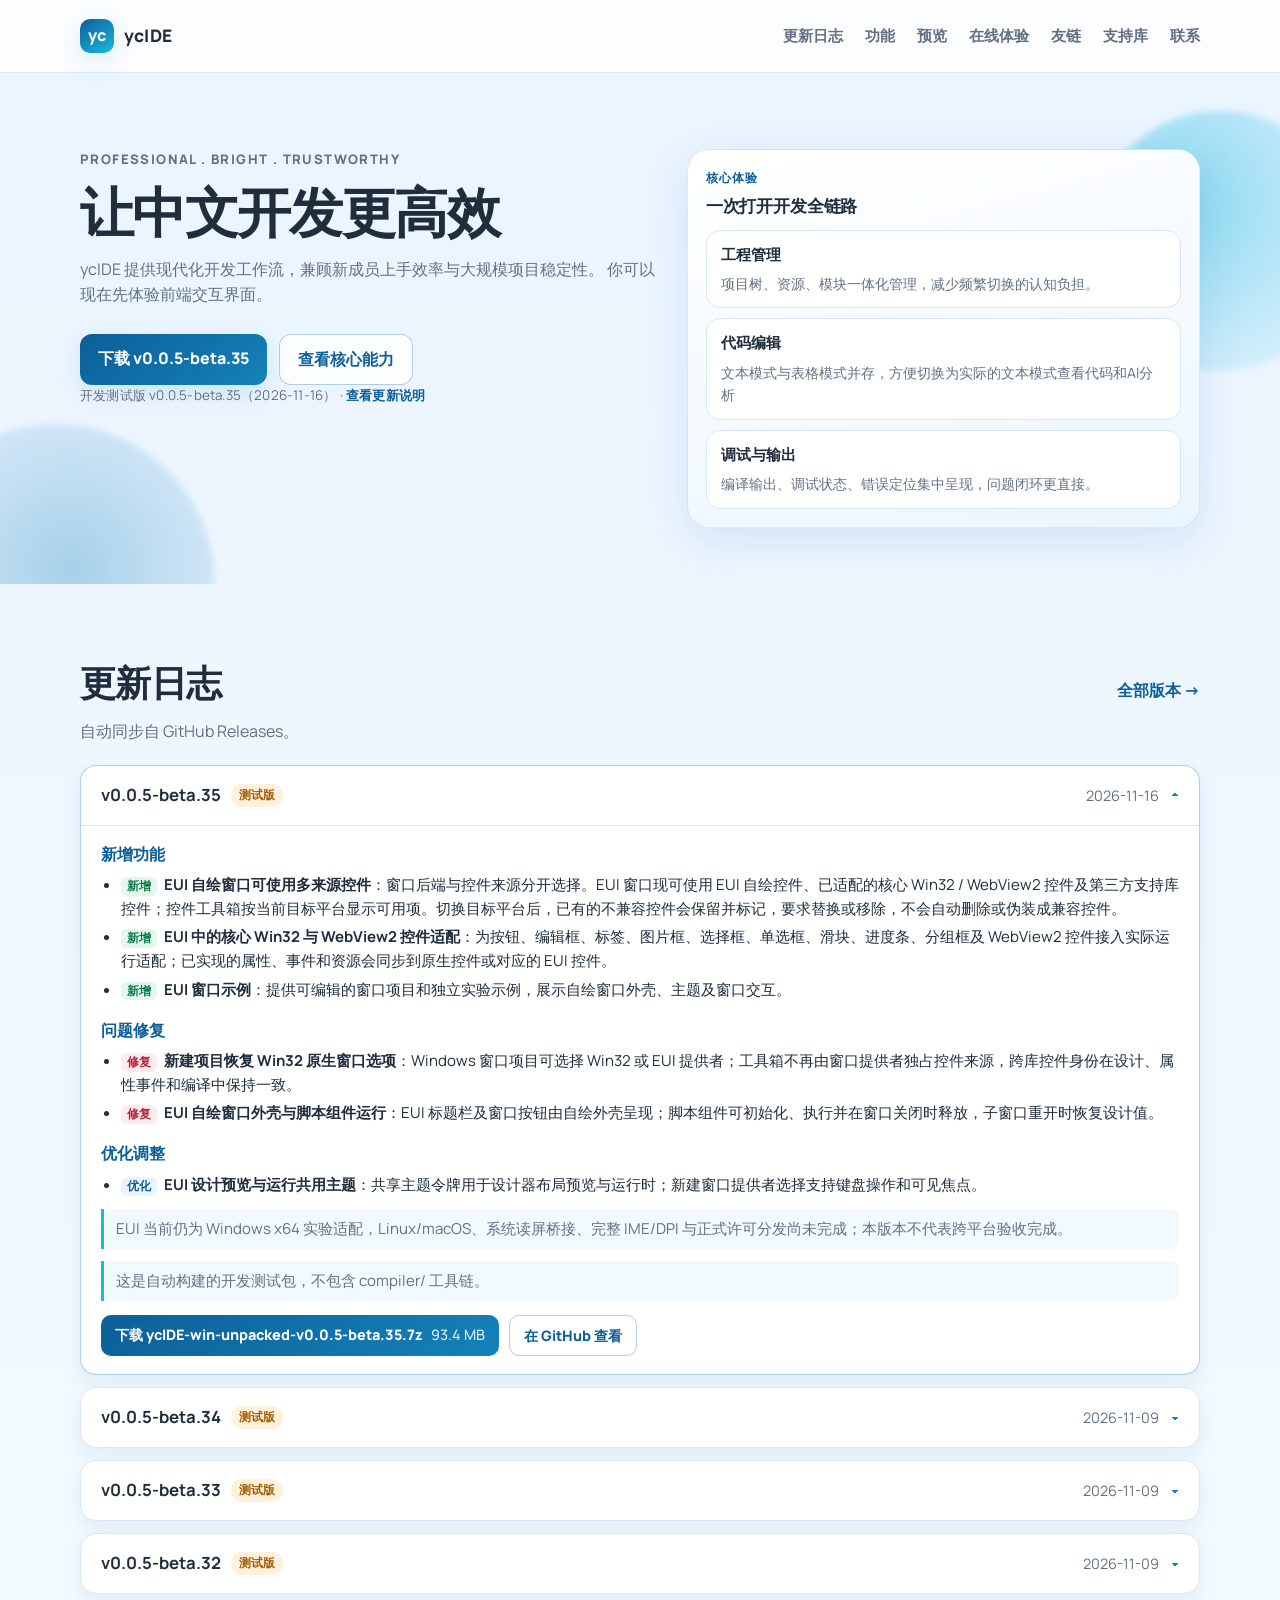
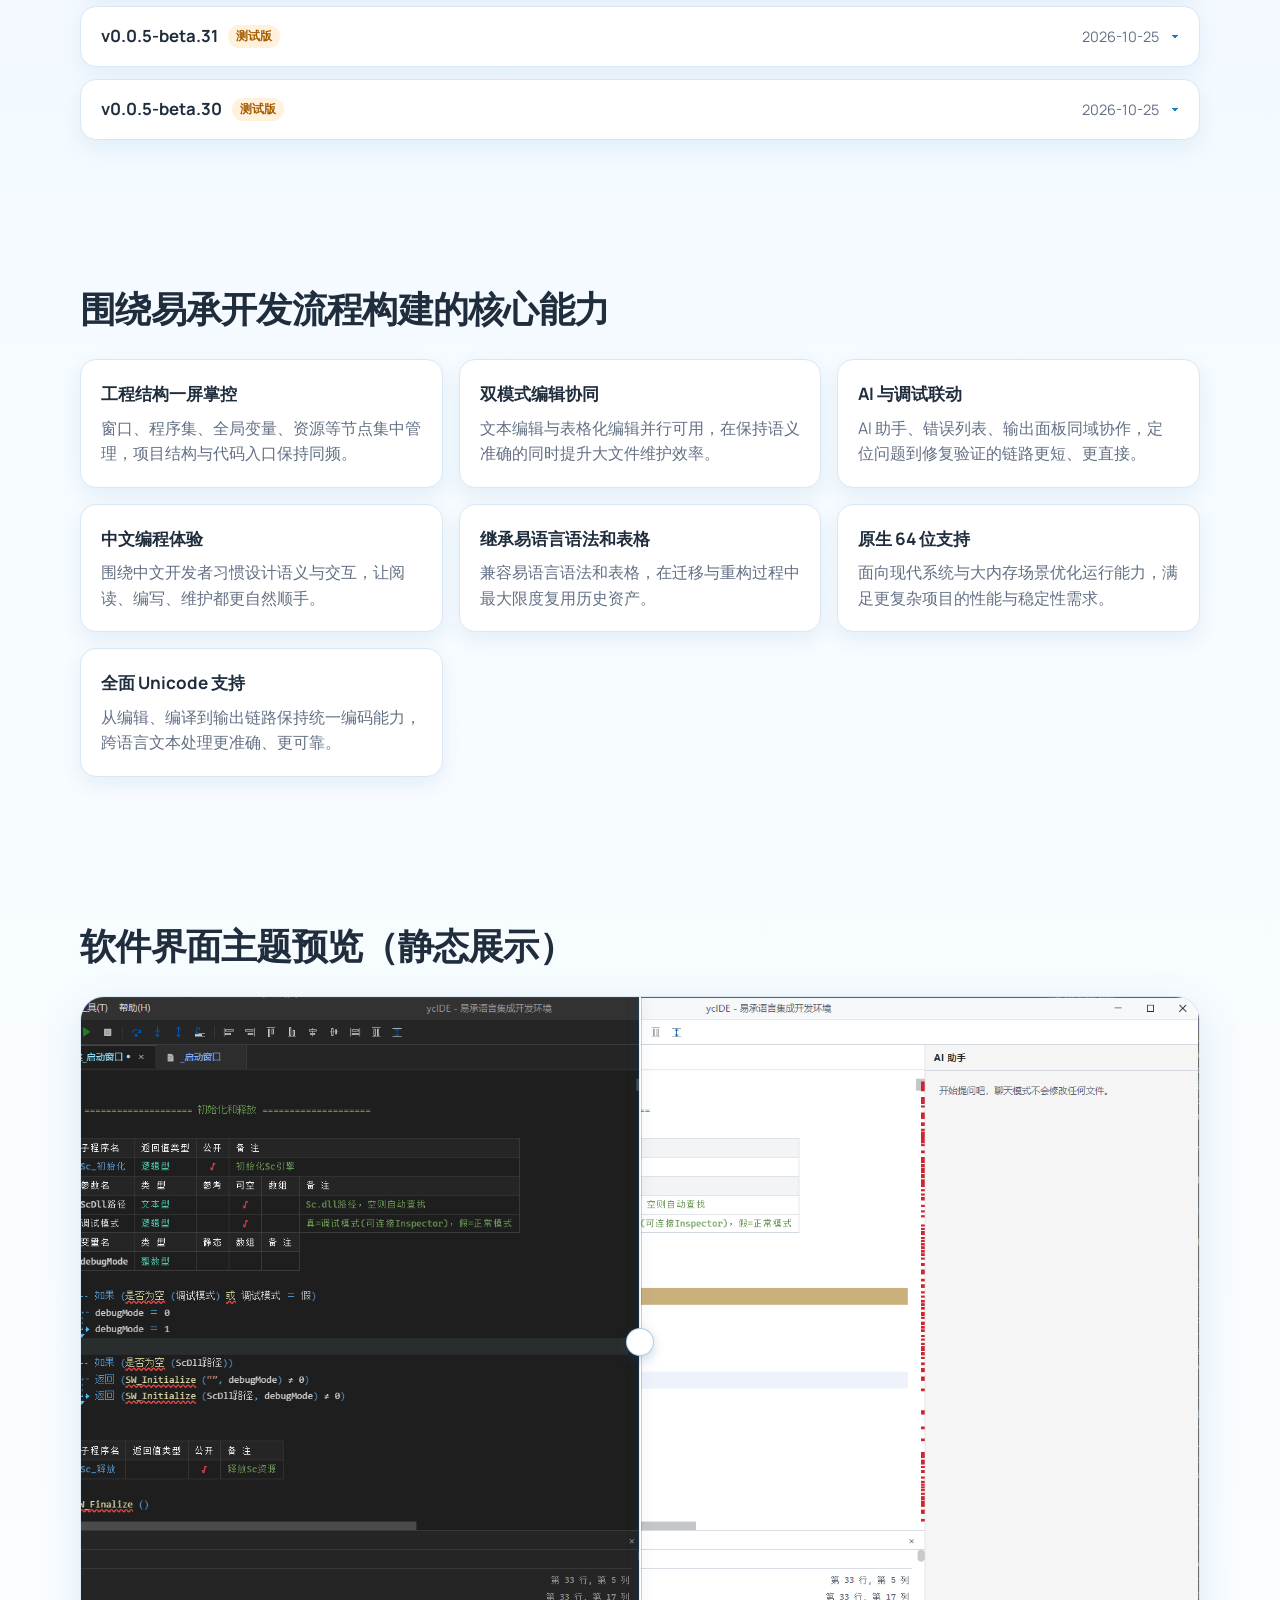
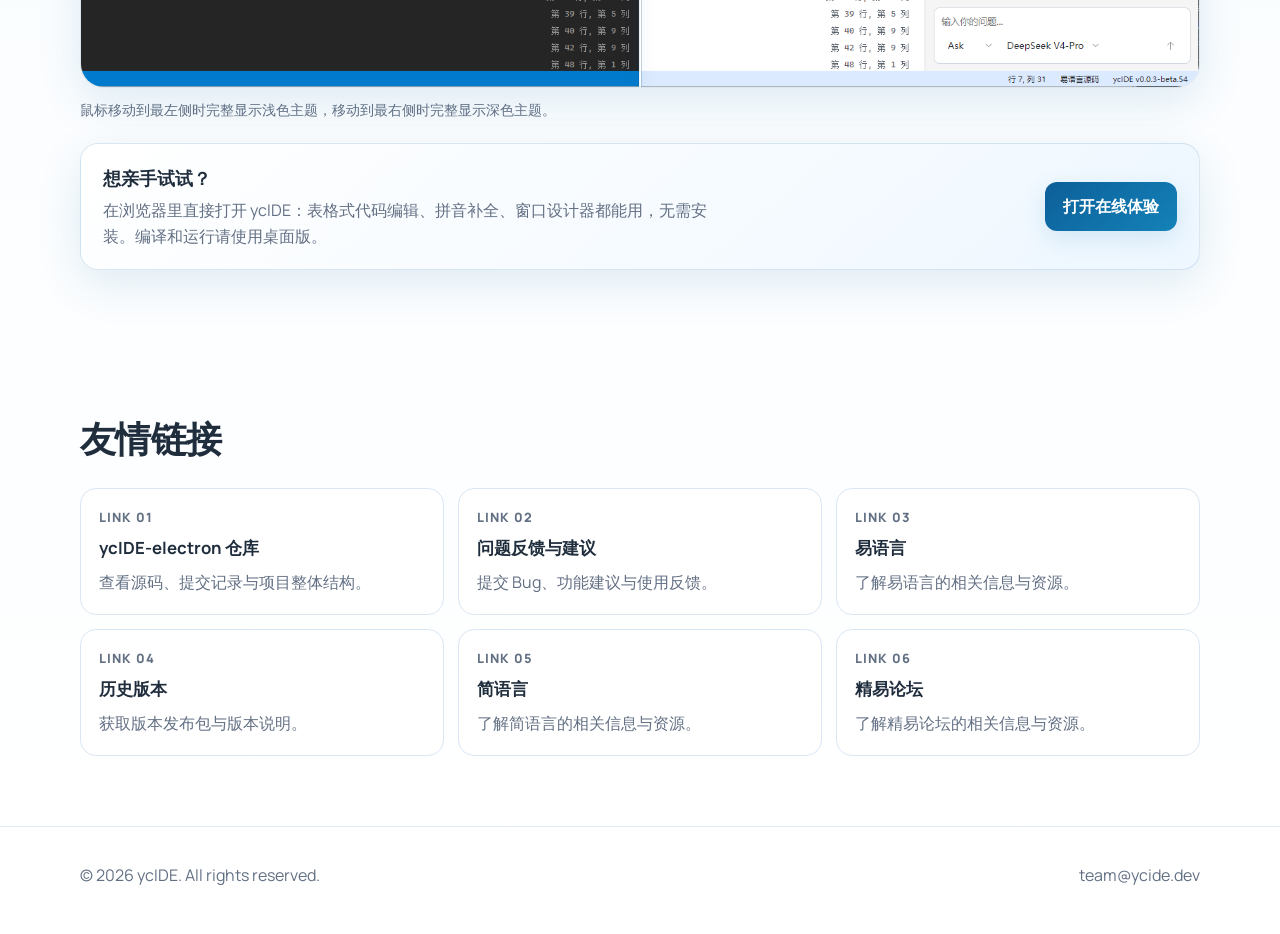
<file: index.html>
<!doctype html>
<html lang="zh-CN">
<head>
  <meta charset="UTF-8" />
  <meta name="viewport" content="width=device-width, initial-scale=1.0" />
  <title>ycIDE - 现代化开发体验</title>
  <meta name="description" content="ycIDE 官方网站：专注效率、稳定与团队协作的现代化开发平台。" />
  <link rel="preconnect" href="https://fonts.googleapis.com" />
  <link rel="preconnect" href="https://fonts.gstatic.com" crossorigin />
  <link href="https://fonts.googleapis.com/css2?family=Manrope:wght@400;500;700;800&display=swap" rel="stylesheet" />
  <link rel="stylesheet" href="styles.css?v=20261109b" />
</head>
<body>
  <header class="site-header">
    <div class="container nav-wrap">
      <a href="#home" class="brand" aria-label="ycIDE 首页">
        <span class="brand-mark">yc</span>
        <span class="brand-text">ycIDE</span>
      </a>
      <button class="menu-toggle" id="menuToggle" aria-label="打开菜单" aria-expanded="false">菜单</button>
      <nav class="nav" id="mainNav">
        <a href="#changelog">更新日志</a>
        <a href="#features">功能</a>
        <a href="#preview">预览</a>
        <a href="playground/" target="_blank" rel="noopener">在线体验</a>
        <a href="#plans">友链</a>
        <a href="https://github.com/chungbinb/ycIDE-electron/tree/main/lib" target="_blank" rel="noopener noreferrer">支持库</a>
        <a href="https://github.com/chungbinb/ycIDE-electron/issues" target="_blank" rel="noopener noreferrer">联系</a>
      </nav>
    </div>
  </header>

  <main id="home">
    <section class="hero-section">
      <div class="orb orb-a" aria-hidden="true"></div>
      <div class="orb orb-b" aria-hidden="true"></div>
      <div class="container hero-grid reveal-up">
        <div class="hero-copy">
          <p class="eyebrow">Professional . Bright . Trustworthy</p>
          <h1>让中文开发更高效</h1>
          <p>
            ycIDE 提供现代化开发工作流，兼顾新成员上手效率与大规模项目稳定性。
            你可以现在先体验前端交互界面。
          </p>
          <div class="hero-actions">
            <a href="https://github.com/chungbinb/ycIDE-electron/releases" class="btn btn-primary" id="downloadBtn" target="_blank" rel="noopener noreferrer">下载最新版</a>
            <a href="#features" class="btn btn-ghost">查看核心能力</a>
          </div>
          <p class="hero-version-note" id="versionNote">最新版本请查看 <a href="#changelog">更新日志</a></p>
        </div>

        <div class="hero-panel">
          <div class="hero-panel-head">
            <p class="hero-panel-label">核心体验</p>
            <h3>一次打开开发全链路</h3>
          </div>
          <ul class="hero-highlights">
            <li>
              <h4>工程管理</h4>
              <p>项目树、资源、模块一体化管理，减少频繁切换的认知负担。</p>
            </li>
            <li>
              <h4>代码编辑</h4>
              <p>文本模式与表格模式并存，方便切换为实际的文本模式查看代码和AI分析</p>
            </li>
            <li>
              <h4>调试与输出</h4>
              <p>编译输出、调试状态、错误定位集中呈现，问题闭环更直接。</p>
            </li>
          </ul>
        </div>
      </div>
    </section>

    <section class="changelog-section" id="changelog">
      <div class="container reveal-up">
        <div class="changelog-head">
          <h2>更新日志</h2>
          <a class="changelog-all" id="releasesLink" href="https://github.com/chungbinb/ycIDE-electron/releases" target="_blank" rel="noopener noreferrer">全部版本 →</a>
        </div>
        <p class="section-subtitle">自动同步自 GitHub Releases。</p>
        <div class="changelog-list" id="changelogList">
          <p class="changelog-empty">正在加载版本信息…</p>
        </div>
      </div>
    </section>

    <section class="feature-section" id="features">
      <div class="container reveal-up">
        <h2>围绕易承开发流程构建的核心能力</h2>
        <div class="feature-grid">
          <article class="feature-card">
            <h3>工程结构一屏掌控</h3>
            <p>窗口、程序集、全局变量、资源等节点集中管理，项目结构与代码入口保持同频。</p>
          </article>
          <article class="feature-card">
            <h3>双模式编辑协同</h3>
            <p>文本编辑与表格化编辑并行可用，在保持语义准确的同时提升大文件维护效率。</p>
          </article>
          <article class="feature-card">
            <h3>AI 与调试联动</h3>
            <p>AI 助手、错误列表、输出面板同域协作，定位问题到修复验证的链路更短、更直接。</p>
          </article>
          <article class="feature-card">
            <h3>中文编程体验</h3>
            <p>围绕中文开发者习惯设计语义与交互，让阅读、编写、维护都更自然顺手。</p>
          </article>
          <article class="feature-card">
            <h3>继承易语言语法和表格</h3>
            <p>兼容易语言语法和表格，在迁移与重构过程中最大限度复用历史资产。</p>
          </article>
          <article class="feature-card">
            <h3>原生 64 位支持</h3>
            <p>面向现代系统与大内存场景优化运行能力，满足更复杂项目的性能与稳定性需求。</p>
          </article>
          <article class="feature-card">
            <h3>全面 Unicode 支持</h3>
            <p>从编辑、编译到输出链路保持统一编码能力，跨语言文本处理更准确、更可靠。</p>
          </article>
        </div>
      </div>
    </section>

    <section class="preview-section" id="preview">
      <div class="container reveal-up">
        <h2>软件界面主题预览（静态展示）</h2>
        <div class="theme-compare" id="themeCompare" aria-label="ycIDE 浅色与深色主题对比">
          <img class="theme-compare-base" src="img/PixPin_2026-05-09_13-43-03.png" width="1589" height="980" alt="ycIDE 浅色主题界面" loading="lazy" />
          <div class="theme-compare-overlay" id="themeCompareOverlay">
            <img src="img/PixPin_2026-05-09_13-43-22.png" width="1589" height="980" alt="ycIDE 深色主题界面" loading="lazy" />
          </div>
          <div class="theme-compare-divider" id="themeCompareDivider" aria-hidden="true"></div>
        </div>
        <p class="preview-note">鼠标移动到最左侧时完整显示浅色主题，移动到最右侧时完整显示深色主题。</p>
        <div class="playground-cta">
          <div>
            <h3>想亲手试试？</h3>
            <p>在浏览器里直接打开 ycIDE：表格式代码编辑、拼音补全、窗口设计器都能用，无需安装。编译和运行请使用桌面版。</p>
          </div>
          <a href="playground/" class="btn btn-primary" target="_blank" rel="noopener">打开在线体验</a>
        </div>
      </div>
    </section>

    <section class="plan-section" id="plans">
      <div class="container reveal-up">
        <h2>友情链接</h2>
        <div class="timeline">
          <a class="timeline-item" href="https://github.com/chungbinb/ycIDE-electron" target="_blank" rel="noopener noreferrer">
            <p class="step">Link 01</p>
            <h3>ycIDE-electron 仓库</h3>
            <p>查看源码、提交记录与项目整体结构。</p>
          </a>
          <a class="timeline-item" href="https://github.com/chungbinb/ycIDE-electron/issues" target="_blank" rel="noopener noreferrer">
            <p class="step">Link 02</p>
            <h3>问题反馈与建议</h3>
            <p>提交 Bug、功能建议与使用反馈。</p>
          </a>
          <a class="timeline-item" href="https://www.dywt.com.cn/" target="_blank" rel="noopener noreferrer">
            <p class="step">Link 03</p>
            <h3>易语言</h3>
            <p>了解易语言的相关信息与资源。</p>
          </a>
          <a class="timeline-item" href="https://github.com/chungbinb/ycIDE-electron/releases" target="_blank" rel="noopener noreferrer">
            <p class="step">Link 04</p>
            <h3>历史版本</h3>
            <p>获取版本发布包与版本说明。</p>
          </a>
          <a class="timeline-item" href="https://janelang.cn/" target="_blank" rel="noopener noreferrer">
            <p class="step">Link 05</p>
            <h3>简语言</h3>
            <p>了解简语言的相关信息与资源。</p>
          </a>
          <a class="timeline-item" href="https://bbs.ijingyi.com" target="_blank" rel="noopener noreferrer">
            <p class="step">Link 06</p>
            <h3>精易论坛</h3>
            <p>了解精易论坛的相关信息与资源。</p>
          </a>
        </div>
      </div>
    </section>
  </main>

  <footer class="site-footer" id="contact">
    <div class="container footer-wrap">
      <p>© <span id="year"></span> ycIDE. All rights reserved.</p>
      <a href="mailto:team@ycide.dev">team@ycide.dev</a>
    </div>
  </footer>

  <script src="script.js?v=20261109"></script>
  <script src="releases.js?v=20261109"></script>
</body>
</html>
</file>
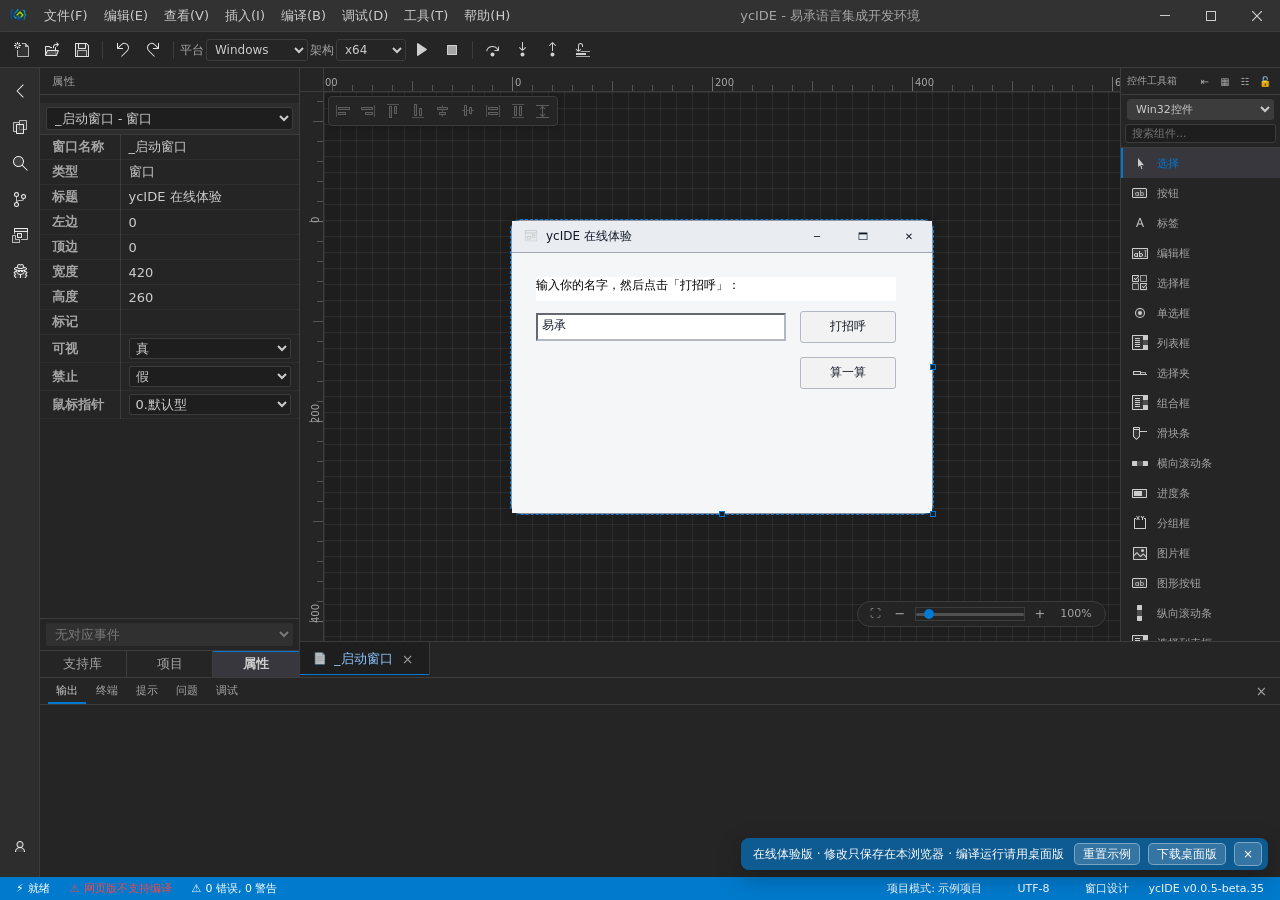
<file: playground/index.html>
<!DOCTYPE html>
<html lang="zh-CN">
<head>
  <meta charset="UTF-8" />
  <meta name="viewport" content="width=device-width, initial-scale=1.0" />
  <title>ycIDE 在线体验</title>
  <meta name="description" content="在浏览器里体验 ycIDE 的表格式代码编辑器与窗口设计器。" />
  <script type="module" crossorigin src="./assets/index-DSGBgXbg.js"></script>
  <link rel="modulepreload" crossorigin href="./assets/monaco-DZcfS6mV.js">
  <link rel="stylesheet" crossorigin href="./assets/monaco-BwKcXIZw.css">
  <link rel="stylesheet" crossorigin href="./assets/index-AvZBINn8.css">
</head>
<body>
  <div id="root"></div>
</body>
</html>
</file>
<file: styles.css>
:root {
  --bg-top: #eaf4ff;
  --bg-mid: #f5fbff;
  --bg-bottom: #ffffff;
  --brand-a: #0d5f99;
  --brand-b: #1482b8;
  --brand-c: #1bbadf;
  --text-main: #1f2d3d;
  --text-muted: #637084;
  --field-border: #cdd9ea;
  --field-focus: #1b9bc8;
  --error-bg: #fdecef;
  --error-border: #f4c4cb;
  --surface: #ffffff;
  --line-soft: #d9e7f5;
  --shadow-soft: 0 14px 45px rgba(13, 95, 153, 0.12);
  --shadow-card: 0 8px 24px rgba(20, 130, 184, 0.14);
}

* {
  box-sizing: border-box;
}

html,
body {
  margin: 0;
  padding: 0;
}

main section[id] {
  scroll-margin-top: 72px;
}

body {
  font-family: "Manrope", "Segoe UI", sans-serif;
  color: var(--text-main);
  line-height: 1.6;
  background: linear-gradient(180deg, var(--bg-top) 0%, var(--bg-mid) 48%, var(--bg-bottom) 100%);
}

a {
  color: inherit;
  text-decoration: none;
}

.container {
  width: min(1120px, 92vw);
  margin: 0 auto;
}

.site-header {
  position: sticky;
  top: 0;
  z-index: 30;
  background: rgba(255, 255, 255, 0.78);
  -webkit-backdrop-filter: blur(8px);
  backdrop-filter: blur(8px);
  border-bottom: 1px solid rgba(13, 95, 153, 0.12);
}

.nav-wrap {
  min-height: 72px;
  display: flex;
  align-items: center;
  justify-content: space-between;
  gap: 16px;
}

.brand {
  display: inline-flex;
  align-items: center;
  gap: 10px;
  font-weight: 800;
  letter-spacing: 0.2px;
}

.brand-mark {
  width: 34px;
  height: 34px;
  display: inline-grid;
  place-items: center;
  border-radius: 10px;
  background: linear-gradient(145deg, var(--brand-a), var(--brand-c));
  color: #fff;
  box-shadow: var(--shadow-card);
}

.brand-text {
  font-size: 1.08rem;
}

.nav {
  display: flex;
  align-items: center;
  gap: 22px;
  color: var(--text-muted);
}

.nav a {
  font-weight: 700;
  font-size: 0.96rem;
  transition: color 0.2s ease;
}

.nav a:hover,
.nav a:focus-visible {
  color: var(--brand-a);
}

.menu-toggle {
  display: none;
  border: 1px solid var(--line-soft);
  background: #fff;
  padding: 8px 12px;
  border-radius: 10px;
  font: inherit;
  font-weight: 700;
  color: var(--brand-a);
}

.hero-section {
  position: relative;
  overflow: hidden;
  padding: 76px 0 56px;
}

.orb {
  position: absolute;
  border-radius: 50%;
  filter: blur(3px);
  pointer-events: none;
}

.orb-a {
  width: 260px;
  height: 260px;
  right: -70px;
  top: 38px;
  background: radial-gradient(circle at 35% 35%, rgba(27, 186, 223, 0.46), rgba(13, 95, 153, 0));
}

.orb-b {
  width: 320px;
  height: 320px;
  left: -105px;
  bottom: -160px;
  background: radial-gradient(circle at 55% 45%, rgba(20, 130, 184, 0.32), rgba(20, 130, 184, 0));
}

.hero-grid {
  display: grid;
  grid-template-columns: 1.06fr 0.94fr;
  gap: 28px;
  align-items: stretch;
}

.eyebrow {
  margin: 0;
  font-size: 0.82rem;
  font-weight: 800;
  color: var(--brand-a);
  text-transform: uppercase;
  letter-spacing: 1.4px;
}

.hero-copy h1 {
  margin: 10px 0 14px;
  font-size: clamp(2rem, 4.4vw, 3.4rem);
  line-height: 1.15;
  letter-spacing: -0.03em;
}

.hero-copy p {
  margin: 0;
  color: var(--text-muted);
  max-width: 58ch;
}

.hero-actions {
  display: flex;
  flex-wrap: wrap;
  gap: 12px;
  margin-top: 26px;
}

.hero-version-note {
  margin: 10px 0 0;
  font-size: 0.84rem;
  color: var(--text-muted);
  letter-spacing: 0.2px;
}

.btn {
  border-radius: 12px;
  font-weight: 800;
  padding: 12px 18px;
  transition: transform 0.2s ease, box-shadow 0.2s ease;
}

.btn:hover,
.btn:focus-visible {
  transform: translateY(-1px);
}

.btn-primary {
  color: #fff;
  background: linear-gradient(140deg, var(--brand-a), var(--brand-b));
  box-shadow: var(--shadow-card);
}

.btn-ghost {
  color: var(--brand-a);
  border: 1px solid rgba(13, 95, 153, 0.3);
  background: rgba(255, 255, 255, 0.78);
}

.hero-panel {
  background: linear-gradient(165deg, #ffffff, #f4faff 58%, #eaf6ff);
  border: 1px solid rgba(13, 95, 153, 0.12);
  border-radius: 22px;
  padding: 18px;
  box-shadow: var(--shadow-soft);
  display: grid;
  gap: 10px;
}

.hero-panel-head h3 {
  margin: 4px 0 0;
  font-size: 1.08rem;
  letter-spacing: -0.01em;
}

.hero-panel-label {
  margin: 0;
  font-size: 0.78rem;
  font-weight: 800;
  text-transform: uppercase;
  letter-spacing: 1.2px;
  color: var(--brand-a);
}

.hero-highlights {
  margin: 0;
  padding: 0;
  list-style: none;
  display: grid;
  gap: 10px;
}

.hero-highlights li {
  border-radius: 14px;
  border: 1px solid var(--line-soft);
  background: #fff;
  padding: 12px 14px;
}

.hero-highlights h4 {
  margin: 0;
  font-size: 0.95rem;
}

.hero-highlights p {
  margin: 6px 0 0;
  font-size: 0.88rem;
  color: var(--text-muted);
}

.feature-section,
.preview-section,
.plan-section {
  padding: 70px 0;
}

.feature-section h2,
.preview-section h2,
.plan-section h2 {
  margin: 0;
  font-size: clamp(1.6rem, 3vw, 2.25rem);
  letter-spacing: -0.02em;
}

.section-subtitle {
  margin: 8px 0 0;
  color: var(--text-muted);
}

.feature-grid {
  margin-top: 22px;
  display: grid;
  grid-template-columns: repeat(3, minmax(0, 1fr));
  gap: 16px;
}

.feature-card {
  background: var(--surface);
  border: 1px solid var(--line-soft);
  border-radius: 16px;
  padding: 20px;
  box-shadow: 0 8px 20px rgba(13, 95, 153, 0.08);
  transition: transform 0.2s ease, border-color 0.2s ease;
}

.feature-card:hover {
  transform: translateY(-2px);
  border-color: rgba(20, 130, 184, 0.35);
}

.feature-card h3 {
  margin: 0;
  font-size: 1.07rem;
}

.feature-card p {
  margin: 8px 0 0;
  color: var(--text-muted);
}

.theme-compare {
  --split: 50%;
  margin-top: 22px;
  position: relative;
  background: #fff;
  border: 1px solid rgba(13, 95, 153, 0.14);
  border-radius: 24px;
  box-shadow: var(--shadow-soft);
  overflow: hidden;
  cursor: ew-resize;
}

.theme-compare img {
  display: block;
  width: 100%;
  height: auto;
  -webkit-user-select: none;
  user-select: none;
}

.theme-compare-overlay {
  position: absolute;
  inset: 0;
  width: var(--split);
  overflow: hidden;
}

.theme-compare-overlay img {
  height: 100%;
  object-fit: cover;
}

.theme-compare-divider {
  position: absolute;
  top: 0;
  bottom: 0;
  left: var(--split);
  width: 2px;
  background: rgba(255, 255, 255, 0.92);
  box-shadow: 0 0 0 1px rgba(13, 95, 153, 0.25), 0 0 14px rgba(13, 95, 153, 0.25);
  transform: translateX(-1px);
  pointer-events: none;
}

.theme-compare-divider::after {
  content: "";
  position: absolute;
  left: 50%;
  top: 50%;
  width: 26px;
  height: 26px;
  border-radius: 50%;
  transform: translate(-50%, -50%);
  background: #fff;
  border: 1px solid rgba(13, 95, 153, 0.3);
  box-shadow: 0 4px 12px rgba(13, 95, 153, 0.22);
}

.preview-note {
  margin: 10px 0 0;
  color: var(--text-muted);
  font-size: 0.9rem;
}

.timeline {
  margin-top: 20px;
  display: grid;
  grid-template-columns: repeat(3, minmax(0, 1fr));
  gap: 14px;
}

.timeline-item {
  background: #fff;
  border: 1px solid var(--line-soft);
  border-radius: 16px;
  padding: 18px;
}

.step {
  margin: 0;
  color: var(--brand-a);
  font-weight: 800;
  font-size: 0.8rem;
  letter-spacing: 1px;
  text-transform: uppercase;
}

.timeline-item h3 {
  margin: 8px 0;
  font-size: 1.05rem;
}

.timeline-item p {
  margin: 0;
  color: var(--text-muted);
}

.playground-cta {
  margin-top: 22px;
  display: flex;
  align-items: center;
  justify-content: space-between;
  gap: 18px;
  flex-wrap: wrap;
  padding: 20px 22px;
  border-radius: 18px;
  border: 1px solid rgba(13, 95, 153, 0.14);
  background: linear-gradient(140deg, #ffffff, #eef7ff);
  box-shadow: var(--shadow-soft);
}

.playground-cta h3 {
  margin: 0;
  font-size: 1.1rem;
}

.playground-cta p {
  margin: 6px 0 0;
  color: var(--text-muted);
  max-width: 62ch;
}

.changelog-section {
  padding: 70px 0;
}

.changelog-head {
  display: flex;
  align-items: baseline;
  justify-content: space-between;
  gap: 12px;
  flex-wrap: wrap;
}

.changelog-head h2 {
  margin: 0;
  font-size: clamp(1.6rem, 3vw, 2.25rem);
  letter-spacing: -0.02em;
}

.changelog-all {
  color: var(--brand-a);
  font-weight: 800;
}

.hero-version-note a {
  color: var(--brand-a);
  font-weight: 700;
}

.changelog-list {
  margin-top: 20px;
  display: grid;
  gap: 12px;
}

.changelog-empty {
  color: var(--text-muted);
}

.changelog-empty a {
  color: var(--brand-a);
  font-weight: 700;
}

.release-card {
  background: var(--surface);
  border: 1px solid var(--line-soft);
  border-radius: 16px;
  box-shadow: 0 8px 20px rgba(13, 95, 153, 0.08);
  overflow: hidden;
}

.release-card[open] {
  border-color: rgba(20, 130, 184, 0.35);
}

.release-card summary {
  list-style: none;
  cursor: pointer;
  display: flex;
  align-items: center;
  justify-content: space-between;
  gap: 12px;
  padding: 16px 20px;
}

.release-card summary::-webkit-details-marker {
  display: none;
}

.release-card summary::after {
  content: "▾";
  color: var(--brand-b);
  transition: transform 0.2s ease;
}

.release-card[open] summary::after {
  transform: rotate(180deg);
}

.release-title {
  display: inline-flex;
  align-items: center;
  gap: 10px;
  flex-wrap: wrap;
  font-size: 1.05rem;
}

.release-card time {
  margin-left: auto;
  color: var(--text-muted);
  font-size: 0.9rem;
}

.release-badge {
  font-size: 0.74rem;
  font-weight: 800;
  padding: 2px 8px;
  border-radius: 999px;
  color: #0b7a4b;
  background: #e3f7ee;
}

.release-badge.is-pre {
  color: #a35a00;
  background: #fff1dc;
}

.release-body {
  padding: 0 20px 18px;
  border-top: 1px solid var(--line-soft);
  color: var(--text-main);
  font-size: 0.94rem;
  overflow-wrap: anywhere;
}

.release-body h3,
.release-body h4,
.release-body h5 {
  margin: 16px 0 6px;
  font-size: 1rem;
  color: var(--brand-a);
}

.release-body ul {
  margin: 6px 0;
  padding-left: 1.3em;
}

.release-body li {
  margin: 4px 0;
}

.release-body li ul {
  color: var(--text-muted);
}

.release-body p {
  margin: 8px 0;
}

.release-body hr {
  border: 0;
  border-top: 1px solid var(--line-soft);
  margin: 12px 0;
}

.release-body blockquote {
  margin: 12px 0 0;
  padding: 8px 12px;
  border-left: 3px solid var(--brand-c);
  background: #f2f9ff;
  color: var(--text-muted);
  border-radius: 0 8px 8px 0;
}

.release-body code {
  font-family: Consolas, "Courier New", monospace;
  font-size: 0.88em;
  background: #eef5fc;
  border-radius: 4px;
  padding: 1px 5px;
}

.release-body a {
  color: var(--brand-a);
}

.tag {
  display: inline-block;
  font-size: 0.74rem;
  font-weight: 800;
  padding: 0 6px;
  margin-right: 4px;
  border-radius: 6px;
  background: #eaf4ff;
  color: var(--brand-a);
}

.tag-修复 {
  background: #fdecef;
  color: #b4233a;
}

.tag-新增 {
  background: #e3f7ee;
  color: #0b7a4b;
}

.release-actions {
  margin-top: 14px;
  display: flex;
  flex-wrap: wrap;
  gap: 10px;
}

.release-download,
.release-link {
  border-radius: 10px;
  font-weight: 800;
  font-size: 0.9rem;
  padding: 8px 14px;
}

.release-body .release-download {
  color: #fff;
  background: linear-gradient(140deg, var(--brand-a), var(--brand-b));
  overflow-wrap: anywhere;
}

.release-download span {
  margin-left: 8px;
  font-weight: 500;
  opacity: 0.85;
}

.release-link {
  color: var(--brand-a);
  border: 1px solid rgba(13, 95, 153, 0.3);
}

.site-footer {
  border-top: 1px solid rgba(13, 95, 153, 0.12);
  padding: 20px 0 30px;
  color: var(--text-muted);
  background: rgba(255, 255, 255, 0.6);
}

.footer-wrap {
  display: flex;
  justify-content: space-between;
  align-items: center;
  gap: 16px;
  flex-wrap: wrap;
}

.reveal-up {
  opacity: 0;
  transform: translateY(16px);
  transition: opacity 0.5s ease, transform 0.5s ease;
}

.reveal-up.is-show {
  opacity: 1;
  transform: translateY(0);
}

@media (max-width: 980px) {
  .hero-grid {
    grid-template-columns: 1fr;
  }

  .feature-grid,
  .timeline {
    grid-template-columns: repeat(2, minmax(0, 1fr));
  }
}

@media (max-width: 760px) {
  .menu-toggle {
    display: inline-flex;
    align-items: center;
    justify-content: center;
  }

  .nav {
    position: absolute;
    top: 72px;
    right: 4vw;
    background: #fff;
    border: 1px solid var(--line-soft);
    border-radius: 12px;
    box-shadow: var(--shadow-card);
    padding: 12px;
    display: none;
    flex-direction: column;
    align-items: flex-start;
    width: min(220px, 92vw);
  }

  .nav.is-open {
    display: flex;
  }

  .feature-grid,
  .timeline {
    grid-template-columns: 1fr;
  }
}
</file>
<file: playground/assets/monaco-BwKcXIZw.css>
.monaco-editor{font-family:-apple-system,BlinkMacSystemFont,Segoe WPC,Segoe UI,HelveticaNeue-Light,system-ui,Ubuntu,Droid Sans,sans-serif;--monaco-monospace-font: "SF Mono", Monaco, Menlo, Consolas, "Ubuntu Mono", "Liberation Mono", "DejaVu Sans Mono", "Courier New", monospace}.monaco-menu .monaco-action-bar.vertical .action-item .action-menu-item:focus .action-label{stroke-width:1.2px}.monaco-editor.vs-dark .monaco-menu .monaco-action-bar.vertical .action-menu-item:focus .action-label,.monaco-editor.hc-black .monaco-menu .monaco-action-bar.vertical .action-menu-item:focus .action-label,.monaco-editor.hc-light .monaco-menu .monaco-action-bar.vertical .action-menu-item:focus .action-label{stroke-width:1.2px}.monaco-hover p{margin:0}.monaco-aria-container{position:absolute!important;top:0;height:1px;width:1px;margin:-1px;overflow:hidden;padding:0;clip:rect(1px,1px,1px,1px);clip-path:inset(50%)}.monaco-editor .synthetic-focus,.monaco-diff-editor .synthetic-focus,.monaco-editor [tabindex="0"]:focus,.monaco-diff-editor [tabindex="0"]:focus,.monaco-editor [tabindex="-1"]:focus,.monaco-diff-editor [tabindex="-1"]:focus,.monaco-editor button:focus,.monaco-diff-editor button:focus,.monaco-editor input[type=button]:focus,.monaco-diff-editor input[type=button]:focus,.monaco-editor input[type=checkbox]:focus,.monaco-diff-editor input[type=checkbox]:focus,.monaco-editor input[type=search]:focus,.monaco-diff-editor input[type=search]:focus,.monaco-editor input[type=text]:focus,.monaco-diff-editor input[type=text]:focus,.monaco-editor select:focus,.monaco-diff-editor select:focus,.monaco-editor textarea:focus,.monaco-diff-editor textarea:focus{outline-width:1px;outline-style:solid;outline-offset:-1px;outline-color:var(--vscode-focusBorder);opacity:1}.monaco-aria-container{position:absolute;left:-999em}::-ms-clear{display:none}.monaco-editor .editor-widget input{color:inherit}.monaco-editor{position:relative;overflow:visible;-webkit-text-size-adjust:100%;color:var(--vscode-editor-foreground);background-color:var(--vscode-editor-background);overflow-wrap:initial}.monaco-editor-background{background-color:var(--vscode-editor-background)}.monaco-editor .rangeHighlight{background-color:var(--vscode-editor-rangeHighlightBackground);box-sizing:border-box;border:1px solid var(--vscode-editor-rangeHighlightBorder)}.monaco-editor.hc-black .rangeHighlight,.monaco-editor.hc-light .rangeHighlight{border-style:dotted}.monaco-editor .symbolHighlight{background-color:var(--vscode-editor-symbolHighlightBackground);box-sizing:border-box;border:1px solid var(--vscode-editor-symbolHighlightBorder)}.monaco-editor.hc-black .symbolHighlight,.monaco-editor.hc-light .symbolHighlight{border-style:dotted}.monaco-editor .editorCanvas{position:absolute;width:100%;height:100%;z-index:0;pointer-events:none}.monaco-editor .overflow-guard{position:relative;overflow:hidden}.monaco-editor .view-overlays{position:absolute;top:0}.monaco-editor .view-overlays>div,.monaco-editor .margin-view-overlays>div{position:absolute;width:100%}.monaco-editor .squiggly-error{border-bottom:4px double var(--vscode-editorError-border)}.monaco-editor .squiggly-error:before{display:block;content:"";width:100%;height:100%;background:var(--vscode-editorError-background)}.monaco-editor .squiggly-warning{border-bottom:4px double var(--vscode-editorWarning-border)}.monaco-editor .squiggly-warning:before{display:block;content:"";width:100%;height:100%;background:var(--vscode-editorWarning-background)}.monaco-editor .squiggly-info{border-bottom:4px double var(--vscode-editorInfo-border)}.monaco-editor .squiggly-info:before{display:block;content:"";width:100%;height:100%;background:var(--vscode-editorInfo-background)}.monaco-editor .squiggly-hint{border-bottom:2px dotted var(--vscode-editorHint-border)}.monaco-editor.showUnused .squiggly-unnecessary{border-bottom:2px dashed var(--vscode-editorUnnecessaryCode-border)}.monaco-editor.showDeprecated .squiggly-inline-deprecated{text-decoration:line-through;text-decoration-color:var(--vscode-editor-foreground, inherit)}.monaco-scrollable-element>.scrollbar>.scra{cursor:pointer;font-size:11px!important}.monaco-scrollable-element>.visible{opacity:1;background:#0000;transition:opacity .1s linear;z-index:11}.monaco-scrollable-element>.invisible{opacity:0;pointer-events:none}.monaco-scrollable-element>.invisible.fade{transition:opacity .8s linear}.monaco-scrollable-element>.shadow{position:absolute;display:none}.monaco-scrollable-element>.shadow.top{display:block;top:0;left:3px;height:3px;width:100%;box-shadow:var(--vscode-scrollbar-shadow) 0 6px 6px -6px inset}.monaco-scrollable-element>.shadow.left{display:block;top:3px;left:0;height:100%;width:3px;box-shadow:var(--vscode-scrollbar-shadow) 6px 0 6px -6px inset}.monaco-scrollable-element>.shadow.top-left-corner{display:block;top:0;left:0;height:3px;width:3px}.monaco-scrollable-element>.shadow.top.left{box-shadow:var(--vscode-scrollbar-shadow) 6px 0 6px -6px inset}.monaco-scrollable-element>.scrollbar{background:var(--vscode-scrollbar-background)}.monaco-scrollable-element>.scrollbar>.slider{background:var(--vscode-scrollbarSlider-background)}.monaco-scrollable-element>.scrollbar>.slider:hover{background:var(--vscode-scrollbarSlider-hoverBackground)}.monaco-scrollable-element>.scrollbar>.slider.active{background:var(--vscode-scrollbarSlider-activeBackground)}.monaco-editor .blockDecorations-container{position:absolute;top:0;pointer-events:none}.monaco-editor .blockDecorations-block{position:absolute;box-sizing:border-box}.monaco-editor .view-overlays .current-line,.monaco-editor .margin-view-overlays .current-line{display:block;position:absolute;left:0;top:0;box-sizing:border-box;height:100%}.monaco-editor .margin-view-overlays .current-line.current-line-margin.current-line-margin-both{border-right:0}.monaco-editor .lines-content .cdr{position:absolute;height:100%}.monaco-editor .glyph-margin{position:absolute;top:0}.monaco-editor .glyph-margin-widgets .cgmr{position:absolute;display:flex;align-items:center;justify-content:center}.monaco-editor .glyph-margin-widgets .cgmr.codicon-modifier-spin:before{position:absolute;top:50%;left:50%;transform:translate(-50%,-50%)}.monaco-editor .lines-content .core-guide{position:absolute;box-sizing:border-box;height:100%}.monaco-editor .margin-view-overlays .line-numbers{bottom:0;font-variant-numeric:tabular-nums;position:absolute;text-align:right;display:inline-block;vertical-align:middle;box-sizing:border-box;cursor:default}.monaco-editor .relative-current-line-number{text-align:left;display:inline-block;width:100%}.monaco-editor .margin-view-overlays .line-numbers.lh-odd{margin-top:1px}.monaco-editor .line-numbers{color:var(--vscode-editorLineNumber-foreground)}.monaco-editor .line-numbers.active-line-number{color:var(--vscode-editorLineNumber-activeForeground)}.monaco-mouse-cursor-text{cursor:text}.mtkcontrol{color:#fff!important;background:#960000!important}.mtkoverflow{background-color:var(--vscode-button-background, var(--vscode-editor-background));color:var(--vscode-button-foreground, var(--vscode-editor-foreground));border-width:1px;border-style:solid;border-color:var(--vscode-contrastBorder);border-radius:2px;padding:4px;cursor:pointer}.mtkoverflow:hover{background-color:var(--vscode-button-hoverBackground)}.monaco-editor.no-user-select .lines-content,.monaco-editor.no-user-select .view-line,.monaco-editor.no-user-select .view-lines{user-select:none;-webkit-user-select:none}.monaco-editor.mac .lines-content:hover,.monaco-editor.mac .view-line:hover,.monaco-editor.mac .view-lines:hover{user-select:text;-webkit-user-select:text;-ms-user-select:text}.monaco-editor.enable-user-select{user-select:initial;-webkit-user-select:initial}.monaco-editor .view-lines{white-space:nowrap}.monaco-editor .view-line{box-sizing:border-box;position:absolute;width:100%}.monaco-editor .lines-content>.view-lines>.view-line>span{top:0;bottom:0;position:absolute}.monaco-editor .mtkw{color:var(--vscode-editorWhitespace-foreground)!important}.monaco-editor .mtkz{display:inline-block;color:var(--vscode-editorWhitespace-foreground)!important}.monaco-editor .lines-decorations{position:absolute;top:0;background:#fff}.monaco-editor .margin-view-overlays .cldr{position:absolute;height:100%}.monaco-editor .margin{background-color:var(--vscode-editorGutter-background)}.monaco-editor .margin-view-overlays .cmdr{position:absolute;left:0;width:100%;height:100%}.monaco-editor .minimap.slider-mouseover .minimap-slider{opacity:0;transition:opacity .1s linear}.monaco-editor .minimap.slider-mouseover:hover .minimap-slider,.monaco-editor .minimap.slider-mouseover .minimap-slider.active{opacity:1}.monaco-editor .minimap-slider .minimap-slider-horizontal{background:var(--vscode-minimapSlider-background)}.monaco-editor .minimap-slider:hover .minimap-slider-horizontal{background:var(--vscode-minimapSlider-hoverBackground)}.monaco-editor .minimap-slider.active .minimap-slider-horizontal{background:var(--vscode-minimapSlider-activeBackground)}.monaco-editor .minimap-shadow-visible{box-shadow:var(--vscode-scrollbar-shadow) -6px 0 6px -6px inset}.monaco-editor .minimap-shadow-hidden{position:absolute;width:0}.monaco-editor .minimap-shadow-visible{position:absolute;left:-6px;width:6px;pointer-events:none}.monaco-editor.no-minimap-shadow .minimap-shadow-visible{position:absolute;left:-1px;width:1px}.minimap.minimap-autohide-mouseover,.minimap.minimap-autohide-scroll{opacity:0;transition:opacity .5s}.minimap.minimap-autohide-scroll{pointer-events:none}.minimap.minimap-autohide-mouseover:hover,.minimap.minimap-autohide-scroll.active{opacity:1;pointer-events:auto}.monaco-editor .minimap{z-index:5}.monaco-editor .overlayWidgets{position:absolute;top:0;left:0}.monaco-editor .view-ruler{position:absolute;top:0;box-shadow:1px 0 0 0 var(--vscode-editorRuler-foreground) inset}.monaco-editor .scroll-decoration{position:absolute;top:0;left:0;height:6px;box-shadow:var(--vscode-scrollbar-shadow) 0 6px 6px -6px inset}.monaco-editor .lines-content .cslr{position:absolute}.monaco-editor .focused .selected-text{background-color:var(--vscode-editor-selectionBackground)}.monaco-editor .selected-text{background-color:var(--vscode-editor-inactiveSelectionBackground)}.monaco-editor .top-left-radius{border-top-left-radius:3px}.monaco-editor .bottom-left-radius{border-bottom-left-radius:3px}.monaco-editor .top-right-radius{border-top-right-radius:3px}.monaco-editor .bottom-right-radius{border-bottom-right-radius:3px}.monaco-editor.hc-black .top-left-radius{border-top-left-radius:0}.monaco-editor.hc-black .bottom-left-radius{border-bottom-left-radius:0}.monaco-editor.hc-black .top-right-radius{border-top-right-radius:0}.monaco-editor.hc-black .bottom-right-radius{border-bottom-right-radius:0}.monaco-editor.hc-light .top-left-radius{border-top-left-radius:0}.monaco-editor.hc-light .bottom-left-radius{border-bottom-left-radius:0}.monaco-editor.hc-light .top-right-radius{border-top-right-radius:0}.monaco-editor.hc-light .bottom-right-radius{border-bottom-right-radius:0}.monaco-editor .cursors-layer{position:absolute;top:0}.monaco-editor .cursors-layer>.cursor{position:absolute;overflow:hidden;box-sizing:border-box}.monaco-editor .cursors-layer.cursor-smooth-caret-animation>.cursor{transition:all 80ms}.monaco-editor .cursors-layer.cursor-block-outline-style>.cursor{background:transparent!important;border-style:solid;border-width:1px}.monaco-editor .cursors-layer.cursor-underline-style>.cursor{border-bottom-width:2px;border-bottom-style:solid;background:transparent!important}.monaco-editor .cursors-layer.cursor-underline-thin-style>.cursor{border-bottom-width:1px;border-bottom-style:solid;background:transparent!important}@keyframes monaco-cursor-smooth{0%,20%{opacity:1}60%,to{opacity:0}}@keyframes monaco-cursor-phase{0%,20%{opacity:1}90%,to{opacity:0}}@keyframes monaco-cursor-expand{0%,20%{transform:scaleY(1)}80%,to{transform:scaleY(0)}}.cursor-smooth{animation:monaco-cursor-smooth .5s ease-in-out 0s 20 alternate}.cursor-phase{animation:monaco-cursor-phase .5s ease-in-out 0s 20 alternate}.cursor-expand>.cursor{animation:monaco-cursor-expand .5s ease-in-out 0s 20 alternate}.monaco-editor .mwh{position:absolute;color:var(--vscode-editorWhitespace-foreground)!important}.monaco-editor .monaco-decoration-css-rule-extractor{visibility:hidden;pointer-events:none}.monaco-editor .inputarea{min-width:0;min-height:0;margin:0;padding:0;position:absolute;outline:none!important;resize:none;border:none;overflow:hidden;color:transparent;background-color:transparent;z-index:-10}.monaco-editor .inputarea.ime-input{z-index:10;caret-color:var(--vscode-editorCursor-foreground);color:var(--vscode-editor-foreground)}.monaco-editor .native-edit-context{margin:0;padding:0;position:absolute;overflow-y:scroll;scrollbar-width:none;z-index:-10;white-space:pre-wrap}.monaco-editor .ime-text-area{min-width:0;min-height:0;margin:0;padding:0;position:absolute;outline:none!important;resize:none;border:none;overflow:hidden;color:transparent;background-color:transparent;z-index:-10}.monaco-editor .edit-context-composition-none{background-color:transparent;border-bottom:none}.monaco-editor :not(.hc-black,.hc-light) .edit-context-composition-secondary{border-bottom:1px solid var(--vscode-editor-compositionBorder)}.monaco-editor :not(.hc-black,.hc-light) .edit-context-composition-primary{border-bottom:2px solid var(--vscode-editor-compositionBorder)}.monaco-editor :is(.hc-black,.hc-light) .edit-context-composition-secondary{border:1px solid var(--vscode-editor-compositionBorder)}.monaco-editor :is(.hc-black,.hc-light) .edit-context-composition-primary{border:2px solid var(--vscode-editor-compositionBorder)}.monaco-editor .margin-view-overlays .gpu-mark{position:absolute;top:0;bottom:0;left:0;width:100%;display:inline-block;border-left:solid 2px var(--vscode-editorWarning-foreground);opacity:.2;transition:background-color .1s linear}.monaco-editor .margin-view-overlays .gpu-mark:hover{background-color:var(--vscode-editorWarning-foreground)}.monaco-hover.workbench-hover{position:relative;font-size:13px;line-height:19px;z-index:40;overflow:hidden;max-width:700px;background:var(--vscode-editorHoverWidget-background);border:1px solid var(--vscode-editorHoverWidget-border);border-radius:5px;color:var(--vscode-editorHoverWidget-foreground);box-shadow:0 2px 8px var(--vscode-widget-shadow)}.monaco-hover.workbench-hover .monaco-action-bar .action-item .codicon{width:13px;height:13px}.monaco-hover.workbench-hover hr{border-bottom:none}.monaco-hover.workbench-hover.compact{font-size:12px}.monaco-hover.workbench-hover.compact .monaco-action-bar .action-item .codicon{width:12px;height:12px}.monaco-hover.workbench-hover.compact .hover-contents{padding:2px 8px}.workbench-hover-container.locked .monaco-hover.workbench-hover{outline:1px solid var(--vscode-editorHoverWidget-border)}.workbench-hover-container:focus-within.locked .monaco-hover.workbench-hover{outline-color:var(--vscode-focusBorder)}.workbench-hover-pointer{position:absolute;z-index:41;pointer-events:none}.workbench-hover-pointer:after{content:"";position:absolute;width:5px;height:5px;background-color:var(--vscode-editorHoverWidget-background);border-right:1px solid var(--vscode-editorHoverWidget-border);border-bottom:1px solid var(--vscode-editorHoverWidget-border)}.workbench-hover-container:not(:focus-within).locked .workbench-hover-pointer:after{width:4px;height:4px;border-right-width:2px;border-bottom-width:2px}.workbench-hover-container:focus-within .workbench-hover-pointer:after{border-right:1px solid var(--vscode-focusBorder);border-bottom:1px solid var(--vscode-focusBorder)}.workbench-hover-pointer.left{left:-3px}.workbench-hover-pointer.right{right:3px}.workbench-hover-pointer.top{top:-3px}.workbench-hover-pointer.bottom{bottom:3px}.workbench-hover-pointer.left:after{transform:rotate(135deg)}.workbench-hover-pointer.right:after{transform:rotate(315deg)}.workbench-hover-pointer.top:after{transform:rotate(225deg)}.workbench-hover-pointer.bottom:after{transform:rotate(45deg)}.monaco-hover.workbench-hover a{color:var(--vscode-textLink-foreground)}.monaco-hover.workbench-hover a:focus{outline:1px solid;outline-offset:-1px;text-decoration:underline;outline-color:var(--vscode-focusBorder)}.monaco-hover.workbench-hover a.codicon:focus,.monaco-hover.workbench-hover a.monaco-button:focus{text-decoration:none}.monaco-hover.workbench-hover a:hover,.monaco-hover.workbench-hover a:active{color:var(--vscode-textLink-activeForeground)}.monaco-hover.workbench-hover code{background:var(--vscode-textCodeBlock-background)}.monaco-hover.workbench-hover .hover-row .actions{background:var(--vscode-editorHoverWidget-statusBarBackground)}.monaco-hover.workbench-hover.right-aligned{left:1px}.monaco-hover.workbench-hover.right-aligned .hover-row.status-bar .actions{flex-direction:row-reverse}.monaco-hover.workbench-hover.right-aligned .hover-row.status-bar .actions .action-container{margin-right:0;margin-left:16px}.monaco-hover{cursor:default;position:absolute;overflow:hidden;user-select:text;-webkit-user-select:text;box-sizing:border-box;line-height:1.5em;white-space:var(--vscode-hover-whiteSpace, normal)}.monaco-hover.fade-in{animation:fadein .1s linear}.monaco-hover.hidden{display:none}.monaco-hover a:hover:not(.disabled){cursor:pointer}.monaco-hover .hover-contents:not(.html-hover-contents){padding:4px 8px}.monaco-hover .markdown-hover>.hover-contents:not(.code-hover-contents){max-width:var(--vscode-hover-maxWidth, 500px);word-wrap:break-word}.monaco-hover .markdown-hover>.hover-contents:not(.code-hover-contents) hr{min-width:100%}.monaco-hover p,.monaco-hover .code,.monaco-hover ul,.monaco-hover h1,.monaco-hover h2,.monaco-hover h3,.monaco-hover h4,.monaco-hover h5,.monaco-hover h6{margin:8px 0}.monaco-hover h1,.monaco-hover h2,.monaco-hover h3,.monaco-hover h4,.monaco-hover h5,.monaco-hover h6{line-height:1.1}.monaco-hover code{font-family:var(--monaco-monospace-font)}.monaco-hover hr{box-sizing:border-box;border-left:0px;border-right:0px;margin:4px -8px -4px;height:1px}.monaco-hover p:first-child,.monaco-hover .code:first-child,.monaco-hover ul:first-child{margin-top:0}.monaco-hover p:last-child,.monaco-hover .code:last-child,.monaco-hover ul:last-child{margin-bottom:0}.monaco-hover ul,.monaco-hover ol{padding-left:20px}.monaco-hover li>p{margin-bottom:0}.monaco-hover li>ul{margin-top:0}.monaco-hover code{border-radius:3px;padding:0 .4em}.monaco-hover .monaco-tokenized-source{white-space:var(--vscode-hover-sourceWhiteSpace, pre-wrap)}.monaco-hover .hover-row.status-bar{font-size:12px;line-height:22px}.monaco-hover .hover-row.status-bar .info{font-style:italic;padding:0 8px}.monaco-hover .hover-row.status-bar .actions{display:flex;padding:0 8px;width:100%}.monaco-hover .hover-row.status-bar .actions .action-container{margin-right:16px;cursor:pointer;overflow:hidden;text-wrap:nowrap;text-overflow:ellipsis}.monaco-hover .hover-row.status-bar .actions .action-container .action .icon{padding-right:4px;vertical-align:middle}.monaco-hover .hover-row.status-bar .actions .action-container a{color:var(--vscode-textLink-foreground);text-decoration:var(--text-link-decoration)}.monaco-hover .hover-row.status-bar .actions .action-container a .icon.codicon{color:var(--vscode-textLink-foreground)}.monaco-hover .markdown-hover .hover-contents .codicon{color:inherit;font-size:inherit;vertical-align:middle}.monaco-hover .hover-contents a.code-link:hover,.monaco-hover .hover-contents a.code-link{color:inherit}.monaco-hover .hover-contents a.code-link:before{content:"("}.monaco-hover .hover-contents a.code-link:after{content:")"}.monaco-hover .hover-contents a.code-link>span{text-decoration:underline;border-bottom:1px solid transparent;text-underline-position:under;color:var(--vscode-textLink-foreground)}.monaco-hover .hover-contents a.code-link>span:hover{color:var(--vscode-textLink-activeForeground)}.monaco-hover .markdown-hover .hover-contents:not(.code-hover-contents):not(.html-hover-contents) p:last-child [style*=background-color]{margin-bottom:4px;display:inline-block}.monaco-hover .markdown-hover .hover-contents:not(.code-hover-contents):not(.html-hover-contents) span.codicon{margin-bottom:2px}.monaco-hover-content .action-container a{-webkit-user-select:none;user-select:none}.monaco-hover-content .action-container.disabled{pointer-events:none;opacity:.4;cursor:default}.monaco-hover .action-container,.monaco-hover .action,.monaco-hover button,.monaco-hover .monaco-button,.monaco-hover .monaco-text-button,.monaco-hover [role=button]{-webkit-user-select:none;user-select:none}.context-view{position:absolute}.context-view.fixed{all:initial;font-family:inherit;font-size:13px;position:fixed;color:inherit}.monaco-select-box{width:100%;cursor:pointer;border-radius:2px}.monaco-select-box-dropdown-container{font-size:13px;font-weight:400;text-transform:none}.monaco-action-bar .action-item.select-container{cursor:default}.monaco-action-bar .action-item .monaco-select-box{cursor:pointer;min-width:100px;min-height:18px;padding:2px 23px 2px 8px}.mac .monaco-action-bar .action-item .monaco-select-box{font-size:11px;border-radius:3px;min-height:24px}.monaco-list{position:relative;height:100%;width:100%;white-space:nowrap}.monaco-list.mouse-support{user-select:none;-webkit-user-select:none}.monaco-list>.monaco-scrollable-element{height:100%}.monaco-list-rows{position:relative;width:100%;height:100%}.monaco-list.horizontal-scrolling .monaco-list-rows{width:auto;min-width:100%}.monaco-list-row{position:absolute;box-sizing:border-box;overflow:hidden;width:100%}.monaco-list.mouse-support .monaco-list-row{cursor:pointer;touch-action:none}.monaco-list .monaco-scrollable-element>.scrollbar.vertical,.monaco-pane-view>.monaco-split-view2.vertical>.monaco-scrollable-element>.scrollbar.vertical{z-index:14}.monaco-list-row.scrolling{display:none!important}.monaco-list.element-focused,.monaco-list.selection-single,.monaco-list.selection-multiple{outline:0!important}.monaco-list-type-filter-message{position:absolute;box-sizing:border-box;width:100%;height:100%;top:0;left:0;padding:40px 1em 1em;text-align:center;white-space:normal;opacity:.7;pointer-events:none}.monaco-list-type-filter-message:empty{display:none}.monaco-drag-image{display:inline-block;padding:1px 7px;border-radius:10px;font-size:12px;position:absolute;z-index:1000;background-color:var(--vscode-list-activeSelectionBackground);color:var(--vscode-list-activeSelectionForeground);outline:1px solid var(--vscode-list-focusOutline);outline-offset:-1px;max-width:120px;overflow:hidden;text-overflow:ellipsis;white-space:nowrap}.monaco-select-box-dropdown-padding{--dropdown-padding-top: 1px;--dropdown-padding-bottom: 1px}.hc-black .monaco-select-box-dropdown-padding,.hc-light .monaco-select-box-dropdown-padding{--dropdown-padding-top: 3px;--dropdown-padding-bottom: 4px}.monaco-select-box-dropdown-container{display:none;box-sizing:border-box}.monaco-select-box-dropdown-container>.select-box-details-pane>.select-box-description-markdown *{margin:0}.monaco-select-box-dropdown-container>.select-box-details-pane>.select-box-description-markdown a:focus{outline:1px solid -webkit-focus-ring-color;outline-offset:-1px}.monaco-select-box-dropdown-container>.select-box-details-pane>.select-box-description-markdown code{line-height:15px;font-family:var(--monaco-monospace-font)}.monaco-select-box-dropdown-container.visible{display:flex;flex-direction:column;text-align:left;width:1px;overflow:hidden;border-bottom-left-radius:3px;border-bottom-right-radius:3px}.monaco-select-box-dropdown-container>.select-box-dropdown-list-container{flex:0 0 auto;align-self:flex-start;padding-top:var(--dropdown-padding-top);padding-bottom:var(--dropdown-padding-bottom);padding-left:1px;padding-right:1px;width:100%;overflow:hidden;box-sizing:border-box}.monaco-select-box-dropdown-container>.select-box-details-pane{padding:5px}.hc-black .monaco-select-box-dropdown-container>.select-box-dropdown-list-container{padding-top:var(--dropdown-padding-top);padding-bottom:var(--dropdown-padding-bottom)}.monaco-select-box-dropdown-container>.select-box-dropdown-list-container .monaco-list .monaco-list-row{cursor:pointer}.monaco-select-box-dropdown-container>.select-box-dropdown-list-container .monaco-list .monaco-list-row>.option-text{text-overflow:ellipsis;overflow:hidden;padding-left:3.5px;white-space:nowrap;float:left}.monaco-select-box-dropdown-container>.select-box-dropdown-list-container .monaco-list .monaco-list-row>.option-detail{text-overflow:ellipsis;overflow:hidden;padding-left:3.5px;white-space:nowrap;float:left;opacity:.7}.monaco-select-box-dropdown-container>.select-box-dropdown-list-container .monaco-list .monaco-list-row>.option-decorator-right{text-overflow:ellipsis;overflow:hidden;padding-right:10px;white-space:nowrap;float:right}.monaco-select-box-dropdown-container>.select-box-dropdown-list-container .monaco-list .monaco-list-row>.visually-hidden{position:absolute;left:-10000px;top:auto;width:1px;height:1px;overflow:hidden}.monaco-select-box-dropdown-container>.select-box-dropdown-container-width-control{flex:1 1 auto;align-self:flex-start;opacity:0}.monaco-select-box-dropdown-container>.select-box-dropdown-container-width-control>.width-control-div{overflow:hidden;max-height:0px}.monaco-select-box-dropdown-container>.select-box-dropdown-container-width-control>.width-control-div>.option-text-width-control{padding-left:4px;padding-right:8px;white-space:nowrap}.monaco-action-bar{white-space:nowrap;height:100%}.monaco-action-bar .actions-container{display:flex;margin:0 auto;padding:0;height:100%;width:100%;align-items:center}.monaco-action-bar.vertical .actions-container{display:inline-block}.monaco-action-bar .action-item{display:block;align-items:center;justify-content:center;cursor:pointer;position:relative}.monaco-action-bar .action-item.disabled{cursor:default}.monaco-action-bar .action-item .icon,.monaco-action-bar .action-item .codicon{display:block}.monaco-action-bar .action-item .codicon{display:flex;align-items:center;width:16px;height:16px}.monaco-action-bar .action-label{display:flex;font-size:11px;padding:3px;border-radius:5px}.monaco-action-bar .action-item.disabled .action-label:not(.icon),.monaco-action-bar .action-item.disabled .action-label:not(.icon):before,.monaco-action-bar .action-item.disabled .action-label:not(.icon):hover{color:var(--vscode-disabledForeground)}.monaco-action-bar .action-item.disabled .action-label.icon,.monaco-action-bar .action-item.disabled .action-label.icon:before,.monaco-action-bar .action-item.disabled .action-label.icon:hover{opacity:.6}.monaco-action-bar.vertical{text-align:left}.monaco-action-bar.vertical .action-item{display:block}.monaco-action-bar.vertical .action-label.separator{display:block;border-bottom:1px solid var(--vscode-disabledForeground);padding-top:1px;margin-left:.8em;margin-right:.8em}.monaco-action-bar .action-item .action-label.separator{width:1px;height:16px;margin:5px 4px!important;cursor:default;min-width:1px;padding:0;background-color:var(--vscode-disabledForeground)}.secondary-actions .monaco-action-bar .action-label{margin-left:6px}.monaco-action-bar .action-item.select-container{overflow:hidden;flex:1;max-width:170px;min-width:60px;display:flex;align-items:center;justify-content:center;margin-right:10px}.monaco-action-bar .action-item.action-dropdown-item{display:flex}.monaco-action-bar .action-item.action-dropdown-item>.action-dropdown-item-separator{display:flex;align-items:center;cursor:default}.monaco-action-bar .action-item.action-dropdown-item>.action-dropdown-item-separator>div{width:1px}.monaco-dropdown{height:100%;padding:0}.monaco-dropdown>.dropdown-label{cursor:pointer;height:100%;display:flex;align-items:center;justify-content:center}.monaco-dropdown>.dropdown-label>.action-label.disabled{cursor:default}.monaco-dropdown-with-primary{display:flex!important;flex-direction:row;border-radius:5px}.monaco-dropdown-with-primary>.action-container>.action-label{margin-right:0}.monaco-dropdown-with-primary>.dropdown-action-container>.monaco-dropdown>.dropdown-label .codicon[class*=codicon-]{font-size:12px;padding-left:0;padding-right:0;line-height:16px;margin-left:-3px}.monaco-dropdown-with-primary>.dropdown-action-container>.monaco-dropdown>.dropdown-label>.action-label{display:block;background-size:16px;background-position:center center;background-repeat:no-repeat}.monaco-action-bar .action-item.menu-entry .action-label.icon{width:16px;height:16px;background-repeat:no-repeat;background-position:50%;background-size:16px}.monaco-action-bar .action-item.menu-entry.text-only .action-label{color:var(--vscode-descriptionForeground);overflow:hidden;border-radius:2px}.monaco-action-bar .action-item.menu-entry.text-only.use-comma:not(:last-of-type) .action-label:after{content:", "}.monaco-action-bar .action-item.menu-entry.text-only+.action-item:not(.text-only)>.monaco-dropdown .action-label{color:var(--vscode-descriptionForeground)}.monaco-dropdown-with-default{display:flex!important;flex-direction:row;border-radius:5px}.monaco-dropdown-with-default>.action-container>.action-label{margin-right:0}.monaco-dropdown-with-default>.action-container.menu-entry>.action-label.icon{width:16px;height:16px;background-repeat:no-repeat;background-position:50%;background-size:16px}.monaco-dropdown-with-default:hover{background-color:var(--vscode-toolbar-hoverBackground)}.monaco-dropdown-with-default>.dropdown-action-container>.monaco-dropdown>.dropdown-label .codicon[class*=codicon-]{font-size:12px;padding-left:0;padding-right:0;line-height:16px;margin-left:-3px}.monaco-dropdown-with-default>.dropdown-action-container>.monaco-dropdown>.dropdown-label>.action-label{display:block;background-size:16px;background-position:center center;background-repeat:no-repeat}.quick-input-widget{font-size:13px}.quick-input-widget .monaco-highlighted-label .highlight{color:#0066bf}.vs .quick-input-widget .monaco-list-row.focused .monaco-highlighted-label .highlight{color:#9dddff}.vs-dark .quick-input-widget .monaco-highlighted-label .highlight{color:#0097fb}.hc-black .quick-input-widget .monaco-highlighted-label .highlight{color:#f38518}.hc-light .quick-input-widget .monaco-highlighted-label .highlight{color:#0f4a85}.monaco-keybinding>.monaco-keybinding-key{background-color:#ddd6;border:solid 1px rgba(204,204,204,.4);border-bottom-color:#bbb6;box-shadow:inset 0 -1px #bbb6;color:#555}.hc-black .monaco-keybinding>.monaco-keybinding-key{background-color:transparent;border:solid 1px rgb(111,195,223);box-shadow:none;color:#fff}.hc-light .monaco-keybinding>.monaco-keybinding-key{background-color:transparent;border:solid 1px #0F4A85;box-shadow:none;color:#292929}.vs-dark .monaco-keybinding>.monaco-keybinding-key{background-color:#8080802b;border:solid 1px rgba(51,51,51,.6);border-bottom-color:#4449;box-shadow:inset 0 -1px #4449;color:#ccc}.monaco-custom-toggle{margin-left:2px;float:left;cursor:pointer;overflow:hidden;width:20px;height:20px;border-radius:3px;border:1px solid transparent;padding:1px;box-sizing:border-box;user-select:none;-webkit-user-select:none}.monaco-custom-toggle:hover{background-color:var(--vscode-inputOption-hoverBackground)}.hc-black .monaco-custom-toggle:hover,.hc-light .monaco-custom-toggle:hover{border:1px dashed var(--vscode-focusBorder)}.hc-black .monaco-custom-toggle,.hc-light .monaco-custom-toggle,.hc-black .monaco-custom-toggle:hover,.hc-light .monaco-custom-toggle:hover{background:none}.monaco-custom-toggle.monaco-checkbox{height:18px;width:18px;border:1px solid transparent;border-radius:3px;margin-right:9px;margin-left:0;padding:0;opacity:1;background-size:16px!important}.monaco-action-bar .checkbox-action-item{display:flex;align-items:center;border-radius:2px;padding-right:2px}.monaco-action-bar .checkbox-action-item:hover{background-color:var(--vscode-toolbar-hoverBackground)}.monaco-action-bar .checkbox-action-item>.monaco-custom-toggle.monaco-checkbox{margin-right:4px}.monaco-action-bar .checkbox-action-item>.checkbox-label{font-size:12px}.quick-input-widget{position:absolute;width:600px;z-index:2550;left:50%;-webkit-app-region:no-drag;border-radius:6px}.quick-input-titlebar{cursor:grab;display:flex;align-items:center;border-top-right-radius:5px;border-top-left-radius:5px}.quick-input-left-action-bar{display:flex;margin-left:4px;flex:1}.quick-input-inline-action-bar>.actions-container>.action-item:first-child{margin-left:5px}.quick-input-inline-action-bar>.actions-container>.action-item{margin-top:2px}.quick-input-title{cursor:grab;padding:3px 0;text-align:center;text-overflow:ellipsis;overflow:hidden}.quick-input-right-action-bar{display:flex;margin-right:4px;flex:1}.quick-input-right-action-bar>.actions-container{justify-content:flex-end}.quick-input-right-action-bar>.actions-container>.action-item{margin-left:4px}.quick-input-titlebar .monaco-action-bar .action-label.codicon{background-position:center;background-repeat:no-repeat;padding:2px}.quick-input-description{margin:6px 6px 6px 11px}.quick-input-header .quick-input-description{margin:4px 2px;flex:1}.quick-input-header{cursor:grab;display:flex;padding:6px 6px 2px}.quick-input-widget.hidden-input .quick-input-header{padding:0;margin-bottom:0}.quick-input-and-message{display:flex;flex-direction:column;flex-grow:1;min-width:0;position:relative}.quick-input-check-all{align-self:center;margin:0}.quick-input-widget .quick-input-header .monaco-checkbox{margin-top:6px}.quick-input-filter{flex-grow:1;display:flex;position:relative}.quick-input-box{flex-grow:1}.quick-input-widget.show-checkboxes .quick-input-box,.quick-input-widget.show-checkboxes .quick-input-message{margin-left:5px}.quick-input-visible-count{position:absolute;left:-10000px}.quick-input-count{align-self:center;position:absolute;right:4px;display:flex;align-items:center}.quick-input-count .monaco-count-badge{vertical-align:middle;padding:2px 4px;border-radius:2px;min-height:auto;line-height:normal}.quick-input-action{margin-left:6px}.quick-input-action .monaco-text-button{font-size:11px;padding:0 6px;display:flex;height:25px;align-items:center}.quick-input-message{margin-top:-1px;padding:5px;overflow-wrap:break-word}.quick-input-message>.codicon{margin:0 .2em;vertical-align:text-bottom}.quick-input-message a{color:inherit}.quick-input-progress.monaco-progress-container{position:relative}.quick-input-list{line-height:22px}.quick-input-widget.hidden-input .quick-input-list{margin-top:4px;padding-bottom:4px}.quick-input-list .monaco-list{overflow:hidden;max-height:440px;padding-bottom:5px}.quick-input-list .monaco-scrollable-element{padding:0 6px}.quick-input-list .quick-input-list-entry{box-sizing:border-box;overflow:hidden;display:flex;padding:0 6px}.quick-input-list .quick-input-list-entry.quick-input-list-separator-border{border-top-width:1px;border-top-style:solid}.quick-input-list .monaco-list-row{border-radius:3px}.quick-input-list .monaco-list-row[data-index="0"] .quick-input-list-entry.quick-input-list-separator-border{border-top-style:none}.quick-input-list .quick-input-list-label{overflow:hidden;display:flex;height:100%;flex:1}.quick-input-widget .monaco-checkbox{margin-right:0}.quick-input-widget .quick-input-list .monaco-checkbox,.quick-input-widget .quick-input-tree .monaco-checkbox{margin-top:4px}.quick-input-list .quick-input-list-icon{background-size:16px;background-position:left center;background-repeat:no-repeat;padding-right:6px;width:16px;height:22px;display:flex;align-items:center;justify-content:center}.quick-input-list .quick-input-list-rows{overflow:hidden;text-overflow:ellipsis;display:flex;flex-direction:column;height:100%;flex:1;margin-left:5px}.quick-input-list .quick-input-list-rows>.quick-input-list-row{display:flex;align-items:center}.quick-input-list .quick-input-list-rows>.quick-input-list-row .monaco-icon-label,.quick-input-list .quick-input-list-rows>.quick-input-list-row .monaco-icon-label .monaco-icon-label-container>.monaco-icon-name-container{flex:1}.quick-input-list .quick-input-list-rows>.quick-input-list-row .codicon[class*=codicon-]{vertical-align:text-bottom}.quick-input-list .quick-input-list-rows .monaco-highlighted-label>span{opacity:1}.quick-input-list .quick-input-list-entry .quick-input-list-entry-keybinding{margin-right:8px}.quick-input-list .quick-input-list-label-meta{opacity:.7;line-height:normal;text-overflow:ellipsis;overflow:hidden}.quick-input-list .monaco-list .monaco-list-row .monaco-highlighted-label .highlight{font-weight:700;background-color:unset;color:var(--vscode-list-highlightForeground)!important}.quick-input-list .monaco-list .monaco-list-row.focused .monaco-highlighted-label .highlight{color:var(--vscode-list-focusHighlightForeground)!important}.quick-input-list .quick-input-list-entry .quick-input-list-separator{margin-right:4px}.quick-input-list .quick-input-list-entry-action-bar{display:flex;flex:0;overflow:visible}.quick-input-list .quick-input-list-entry-action-bar .action-label{display:none}.quick-input-list .quick-input-list-entry-action-bar .action-label.codicon{margin-right:4px;padding:2px}.quick-input-list .quick-input-list-entry-action-bar{margin-top:1px}.quick-input-list .quick-input-list-entry-action-bar{margin-right:4px}.quick-input-list .quick-input-list-entry .quick-input-list-entry-action-bar .action-label.always-visible,.quick-input-list .quick-input-list-entry:hover .quick-input-list-entry-action-bar .action-label,.quick-input-list .quick-input-list-entry.focus-inside .quick-input-list-entry-action-bar .action-label,.quick-input-list .monaco-list-row.focused .quick-input-list-entry-action-bar .action-label,.quick-input-list .monaco-list-row.passive-focused .quick-input-list-entry-action-bar .action-label{display:flex}.quick-input-list>.monaco-list:focus .monaco-list-row.focused{outline:1px solid var(--vscode-list-focusOutline)!important;outline-offset:-1px}.quick-input-list>.monaco-list:focus .monaco-list-row.focused .quick-input-list-entry.quick-input-list-separator-border{border-color:transparent}.quick-input-list .monaco-list-row.focused .monaco-keybinding-key,.quick-input-list .monaco-list-row.focused .quick-input-list-entry .quick-input-list-separator{color:inherit}.quick-input-list .monaco-list-row.focused .monaco-keybinding-key{background:none}.quick-input-list .quick-input-list-separator-as-item{padding:4px 6px;font-size:12px}.quick-input-list .quick-input-list-separator-as-item .label-name{font-weight:600}.quick-input-list .quick-input-list-separator-as-item .label-description{opacity:1!important}.quick-input-list .monaco-tree-sticky-row .quick-input-list-entry.quick-input-list-separator-as-item.quick-input-list-separator-border{border-top-style:none}.quick-input-list .monaco-tree-sticky-row{padding:0 5px}.quick-input-list .monaco-tl-twistie{display:none!important}.quick-input-tree .monaco-list{overflow:hidden;max-height:440px;padding-bottom:5px}.quick-input-tree .quick-input-tree-entry{box-sizing:border-box;overflow:hidden;display:flex;padding:0 6px}.quick-input-tree .quick-input-tree-label{overflow:hidden;display:flex;height:100%;flex:1}.quick-input-tree .quick-input-tree-icon{background-size:16px;background-position:left center;background-repeat:no-repeat;padding-right:6px;width:16px;height:22px;display:flex;align-items:center;justify-content:center}.quick-input-tree .quick-input-tree-rows{overflow:hidden;text-overflow:ellipsis;display:flex;flex-direction:column;height:100%;flex:1;margin-left:5px}.quick-input-tree .quick-input-tree-rows>.quick-input-tree-row{display:flex;align-items:center}.quick-input-tree .quick-input-tree-rows>.quick-input-tree-row .monaco-icon-label,.quick-input-tree .quick-input-tree-rows>.quick-input-tree-row .monaco-icon-label .monaco-icon-label-container>.monaco-icon-name-container{flex:1}.quick-input-tree .quick-input-tree-rows>.quick-input-tree-row .codicon[class*=codicon-]{vertical-align:text-bottom}.quick-input-tree .quick-input-tree-rows .monaco-highlighted-label>span{opacity:1}.quick-input-tree .quick-input-tree-entry-action-bar{display:flex;flex:0;overflow:visible}.quick-input-tree .quick-input-tree-entry-action-bar .action-label{display:none}.quick-input-tree .quick-input-tree-entry-action-bar .action-label.codicon{margin-right:4px;padding:2px}.quick-input-tree .quick-input-tree-entry-action-bar{margin-top:1px}.quick-input-tree .quick-input-tree-entry-action-bar{margin-right:4px}.quick-input-tree .quick-input-tree-entry .quick-input-tree-entry-action-bar .action-label.always-visible,.quick-input-tree .quick-input-tree-entry:hover .quick-input-tree-entry-action-bar .action-label,.quick-input-tree .quick-input-tree-entry.focus-inside .quick-input-tree-entry-action-bar .action-label,.quick-input-tree .monaco-list-row.focused .quick-input-tree-entry-action-bar .action-label,.quick-input-tree .monaco-list-row.passive-focused .quick-input-tree-entry-action-bar .action-label{display:flex}.quick-input-tree>.monaco-list:focus .monaco-list-row.focused{outline:1px solid var(--vscode-list-focusOutline)!important;outline-offset:-1px}.monaco-text-button{box-sizing:border-box;display:flex;width:100%;padding:4px;border-radius:2px;text-align:center;cursor:pointer;justify-content:center;align-items:center;border:1px solid var(--vscode-button-border, transparent);line-height:18px}.monaco-text-button:focus{outline-offset:2px!important}.monaco-text-button:hover{text-decoration:none!important}.monaco-button.disabled:focus,.monaco-button.disabled{opacity:.4!important;cursor:default}.monaco-text-button .codicon{margin:0 .2em;color:inherit!important}.monaco-text-button.monaco-text-button-with-short-label{flex-direction:row;flex-wrap:wrap;padding:0 4px;overflow:hidden;height:28px}.monaco-text-button.monaco-text-button-with-short-label>.monaco-button-label{flex-basis:100%}.monaco-text-button.monaco-text-button-with-short-label>.monaco-button-label-short{flex-grow:1;width:0;overflow:hidden}.monaco-text-button.monaco-text-button-with-short-label>.monaco-button-label,.monaco-text-button.monaco-text-button-with-short-label>.monaco-button-label-short{display:flex;justify-content:center;align-items:center;font-weight:400;font-style:inherit;padding:4px 0}.monaco-button-dropdown{display:flex;cursor:pointer}.monaco-button-dropdown.disabled{cursor:default}.monaco-button-dropdown>.monaco-button:focus{outline-offset:-1px!important}.monaco-button-dropdown.disabled>.monaco-button.disabled,.monaco-button-dropdown.disabled>.monaco-button.disabled:focus,.monaco-button-dropdown.disabled>.monaco-button-dropdown-separator{opacity:.4!important}.monaco-button-dropdown>.monaco-button.monaco-text-button{border-right-width:0!important}.monaco-button-dropdown .monaco-button-dropdown-separator{padding:4px 0;cursor:default}.monaco-button-dropdown .monaco-button-dropdown-separator>div{height:100%;width:1px}.monaco-button-dropdown>.monaco-button.monaco-dropdown-button{border:1px solid var(--vscode-button-border, transparent);border-left-width:0!important;border-radius:0 2px 2px 0;display:flex;align-items:center}.monaco-button-dropdown>.monaco-button.monaco-text-button{border-radius:2px 0 0 2px}.monaco-description-button{display:flex;flex-direction:column;align-items:center;margin:4px 5px}.monaco-description-button .monaco-button-description{font-style:italic;font-size:11px;padding:4px 20px}.monaco-description-button .monaco-button-label,.monaco-description-button .monaco-button-description{display:flex;justify-content:center;align-items:center}.monaco-description-button .monaco-button-label>.codicon,.monaco-description-button .monaco-button-description>.codicon{margin:0 .2em;color:inherit!important}.monaco-button.default-colors,.monaco-button-dropdown.default-colors>.monaco-button{color:var(--vscode-button-foreground);background-color:var(--vscode-button-background)}.monaco-button.default-colors:hover,.monaco-button-dropdown.default-colors>.monaco-button:hover{background-color:var(--vscode-button-hoverBackground)}.monaco-button.default-colors.secondary,.monaco-button-dropdown.default-colors>.monaco-button.secondary{color:var(--vscode-button-secondaryForeground);background-color:var(--vscode-button-secondaryBackground)}.monaco-button.default-colors.secondary:hover,.monaco-button-dropdown.default-colors>.monaco-button.secondary:hover{background-color:var(--vscode-button-secondaryHoverBackground)}.monaco-button-dropdown.default-colors .monaco-button-dropdown-separator{background-color:var(--vscode-button-background);border-top:1px solid var(--vscode-button-border);border-bottom:1px solid var(--vscode-button-border)}.monaco-button-dropdown.default-colors .monaco-button.secondary+.monaco-button-dropdown-separator{background-color:var(--vscode-button-secondaryBackground)}.monaco-button-dropdown.default-colors .monaco-button-dropdown-separator>div{background-color:var(--vscode-button-separator)}.monaco-count-badge{padding:3px 5px;border-radius:11px;font-size:11px;min-width:18px;min-height:18px;line-height:11px;font-weight:400;text-align:center;display:inline-block;box-sizing:border-box}.monaco-count-badge.long{padding:2px 3px;border-radius:2px;min-height:auto;line-height:normal}.monaco-progress-container{width:100%;height:2px;overflow:hidden}.monaco-progress-container .progress-bit{width:2%;height:2px;position:absolute;left:0;display:none}.monaco-progress-container.active .progress-bit{display:inherit}.monaco-progress-container.discrete .progress-bit{left:0;transition:width .1s linear}.monaco-progress-container.discrete.done .progress-bit{width:100%}.monaco-progress-container.infinite .progress-bit{animation-name:progress;animation-duration:4s;animation-iteration-count:infinite;transform:translateZ(0);animation-timing-function:linear}.monaco-progress-container.infinite.infinite-long-running .progress-bit{animation-timing-function:steps(100)}@keyframes progress{0%{transform:translate(0) scaleX(1)}50%{transform:translate(2500%) scaleX(3)}to{transform:translate(4900%) scaleX(1)}}.monaco-inputbox{position:relative;display:block;padding:0;box-sizing:border-box;border-radius:2px;font-size:inherit}.monaco-inputbox>.ibwrapper>.input,.monaco-inputbox>.ibwrapper>.mirror{padding:4px 6px}.monaco-inputbox>.ibwrapper{position:relative;width:100%}.monaco-inputbox>.ibwrapper>.input{display:inline-block;box-sizing:border-box;width:100%;height:100%;line-height:inherit;border:none;font-family:inherit;font-size:inherit;resize:none;color:inherit}.monaco-inputbox>.ibwrapper>input{text-overflow:ellipsis}.monaco-inputbox>.ibwrapper>textarea.input{display:block;scrollbar-width:none;outline:none}.monaco-inputbox>.ibwrapper>textarea.input::-webkit-scrollbar{display:none}.monaco-inputbox>.ibwrapper>textarea.input.empty{white-space:nowrap}.monaco-inputbox>.ibwrapper>.mirror{position:absolute;display:inline-block;width:100%;top:0;left:0;box-sizing:border-box;white-space:pre-wrap;visibility:hidden;word-wrap:break-word}.monaco-inputbox-container{text-align:right}.monaco-inputbox-container .monaco-inputbox-message{display:inline-block;overflow:hidden;text-align:left;width:100%;box-sizing:border-box;padding:.4em;font-size:12px;line-height:17px;margin-top:-1px;word-wrap:break-word}.monaco-inputbox .monaco-action-bar{position:absolute;right:2px;top:4px}.monaco-inputbox .monaco-action-bar .action-item{margin-left:2px}.monaco-inputbox .monaco-action-bar .action-item .codicon{background-repeat:no-repeat;width:16px;height:16px}.monaco-findInput{position:relative}.monaco-findInput .monaco-inputbox{font-size:13px;width:100%}.monaco-findInput>.controls{position:absolute;top:3px;right:2px}.vs .monaco-findInput.disabled{background-color:#e1e1e1}.vs-dark .monaco-findInput.disabled{background-color:#333}.monaco-findInput.highlight-0 .controls,.hc-light .monaco-findInput.highlight-0 .controls{animation:monaco-findInput-highlight-0 .1s linear 0s}.monaco-findInput.highlight-1 .controls,.hc-light .monaco-findInput.highlight-1 .controls{animation:monaco-findInput-highlight-1 .1s linear 0s}.hc-black .monaco-findInput.highlight-0 .controls,.vs-dark .monaco-findInput.highlight-0 .controls{animation:monaco-findInput-highlight-dark-0 .1s linear 0s}.hc-black .monaco-findInput.highlight-1 .controls,.vs-dark .monaco-findInput.highlight-1 .controls{animation:monaco-findInput-highlight-dark-1 .1s linear 0s}@keyframes monaco-findInput-highlight-0{0%{background:#fdff00cc}to{background:transparent}}@keyframes monaco-findInput-highlight-1{0%{background:#fdff00cc}99%{background:transparent}}@keyframes monaco-findInput-highlight-dark-0{0%{background:#ffffff70}to{background:transparent}}@keyframes monaco-findInput-highlight-dark-1{0%{background:#ffffff70}99%{background:transparent}}.monaco-icon-label{display:flex;overflow:hidden;text-overflow:ellipsis}.monaco-icon-label:before{background-size:16px;background-position:left center;background-repeat:no-repeat;padding-right:6px;width:16px;height:22px;line-height:inherit!important;display:inline-block;-webkit-font-smoothing:antialiased;-moz-osx-font-smoothing:grayscale;vertical-align:top;flex-shrink:0}.monaco-icon-label-iconpath{width:16px;height:22px;margin-right:6px;display:flex}.monaco-icon-label-container.disabled{color:var(--vscode-disabledForeground)}.monaco-icon-label>.monaco-icon-label-container{min-width:0;overflow:hidden;text-overflow:ellipsis;flex:1}.monaco-icon-label>.monaco-icon-label-container>.monaco-icon-name-container>.label-name{color:inherit;white-space:pre}.monaco-icon-label>.monaco-icon-label-container>.monaco-icon-name-container>.label-name>.label-separator{margin:0 2px;opacity:.5}.monaco-icon-label>.monaco-icon-label-container>.monaco-icon-suffix-container>.label-suffix{opacity:.7;white-space:pre}.monaco-icon-label>.monaco-icon-label-container>.monaco-icon-description-container>.label-description{opacity:.7;margin-left:.5em;font-size:.9em;white-space:pre}.monaco-icon-label.nowrap>.monaco-icon-label-container>.monaco-icon-description-container>.label-description{white-space:nowrap}.vs .monaco-icon-label>.monaco-icon-label-container>.monaco-icon-description-container>.label-description{opacity:.95}.monaco-icon-label.bold>.monaco-icon-label-container>.monaco-icon-name-container>.label-name,.monaco-icon-label.bold>.monaco-icon-label-container>.monaco-icon-description-container>.label-description{font-weight:700}.monaco-icon-label.italic>.monaco-icon-label-container>.monaco-icon-name-container>.label-name,.monaco-icon-label.italic>.monaco-icon-label-container>.monaco-icon-description-container>.label-description{font-style:italic}.monaco-icon-label.deprecated{text-decoration:line-through;opacity:.66}.monaco-icon-label.strikethrough>.monaco-icon-label-container>.monaco-icon-name-container>.label-name,.monaco-icon-label.strikethrough>.monaco-icon-label-container>.monaco-icon-description-container>.label-description{text-decoration:line-through}.monaco-icon-label:after{opacity:.75;font-size:90%;font-weight:600;margin:auto 16px 0 5px;text-align:center}.monaco-list:focus .selected .monaco-icon-label,.monaco-list:focus .selected .monaco-icon-label:after{color:inherit!important}.monaco-list-row.focused.selected .label-description,.monaco-list-row.selected .label-description{opacity:.8}.monaco-keybinding{display:flex;align-items:center;line-height:10px}.monaco-keybinding>.monaco-keybinding-key{display:inline-block;border-style:solid;border-width:1px;border-radius:3px;vertical-align:middle;font-size:11px;padding:3px 5px;margin:0 2px}.monaco-keybinding>.monaco-keybinding-key:first-child{margin-left:0}.monaco-keybinding>.monaco-keybinding-key:last-child{margin-right:0}.monaco-keybinding>.monaco-keybinding-key-separator{display:inline-block}.monaco-keybinding>.monaco-keybinding-key-chord-separator{width:6px}.monaco-tl-row{display:flex;height:100%;align-items:center;position:relative}.monaco-tl-row.disabled{cursor:default}.monaco-tl-indent{height:100%;position:absolute;top:0;left:16px;pointer-events:none}.hide-arrows .monaco-tl-indent{left:12px}.monaco-tl-indent>.indent-guide{display:inline-block;box-sizing:border-box;height:100%;border-left:1px solid transparent;opacity:0}.monaco-enable-motion .monaco-tl-indent>.indent-guide{transition:opacity .1s linear}.monaco-tl-twistie,.monaco-tl-contents{height:100%}.monaco-tl-twistie{font-size:10px;text-align:right;padding-right:6px;flex-shrink:0;width:16px;display:flex!important;align-items:center;justify-content:center;transform:translate(3px)}.monaco-tl-contents{flex:1;overflow:hidden}.monaco-tl-twistie:before{border-radius:20px}.monaco-tl-twistie.collapsed:before{transform:rotate(-90deg)}.monaco-tl-twistie.codicon-tree-item-loading:before{animation:codicon-spin 1.25s steps(30) infinite}.monaco-tree-type-filter{position:absolute;top:0;right:0;display:flex;padding:3px;max-width:200px;z-index:100;margin:0 10px 0 6px;border:1px solid var(--vscode-widget-border);border-bottom-left-radius:4px;border-bottom-right-radius:4px}.monaco-enable-motion .monaco-tree-type-filter{transition:top .3s}.monaco-tree-type-filter.disabled{top:-40px!important}.monaco-tree-type-filter-input{flex:1}.monaco-tree-type-filter-input .monaco-inputbox{height:23px}.monaco-tree-type-filter-input .monaco-inputbox>.ibwrapper>.input,.monaco-tree-type-filter-input .monaco-inputbox>.ibwrapper>.mirror{padding:2px 4px}.monaco-tree-type-filter-input .monaco-findInput>.controls{top:2px}.monaco-tree-type-filter-actionbar{margin-left:4px}.monaco-tree-type-filter-actionbar .monaco-action-bar .action-label{padding:2px}.monaco-list .monaco-scrollable-element .monaco-tree-sticky-container{position:absolute;top:0;left:0;width:100%;height:0;z-index:13;background-color:var(--vscode-sideBar-background)}.monaco-list .monaco-scrollable-element .monaco-tree-sticky-container .monaco-tree-sticky-row.monaco-list-row{position:absolute;width:100%;opacity:1!important;overflow:hidden;background-color:var(--vscode-sideBar-background)}.monaco-list .monaco-scrollable-element .monaco-tree-sticky-container .monaco-tree-sticky-row:hover{background-color:var(--vscode-list-hoverBackground)!important;cursor:pointer}.monaco-list .monaco-scrollable-element .monaco-tree-sticky-container.empty,.monaco-list .monaco-scrollable-element .monaco-tree-sticky-container.empty .monaco-tree-sticky-container-shadow{display:none}.monaco-list .monaco-scrollable-element .monaco-tree-sticky-container .monaco-tree-sticky-container-shadow{position:absolute;bottom:-3px;left:0;height:0px;width:100%}.monaco-list .monaco-scrollable-element .monaco-tree-sticky-container[tabindex="0"]:focus{outline:none}:root{--vscode-sash-size: 4px;--vscode-sash-hover-size: 4px}.monaco-sash{position:absolute;z-index:35;touch-action:none}.monaco-sash.disabled{pointer-events:none}.monaco-sash.mac.vertical{cursor:col-resize}.monaco-sash.vertical.minimum{cursor:e-resize}.monaco-sash.vertical.maximum{cursor:w-resize}.monaco-sash.mac.horizontal{cursor:row-resize}.monaco-sash.horizontal.minimum{cursor:s-resize}.monaco-sash.horizontal.maximum{cursor:n-resize}.monaco-sash.disabled{cursor:default!important;pointer-events:none!important}.monaco-sash.vertical{cursor:ew-resize;top:0;width:var(--vscode-sash-size);height:100%}.monaco-sash.horizontal{cursor:ns-resize;left:0;width:100%;height:var(--vscode-sash-size)}.monaco-sash:not(.disabled)>.orthogonal-drag-handle{content:" ";height:calc(var(--vscode-sash-size) * 2);width:calc(var(--vscode-sash-size) * 2);z-index:100;display:block;cursor:all-scroll;position:absolute}.monaco-sash.horizontal.orthogonal-edge-north:not(.disabled)>.orthogonal-drag-handle.start,.monaco-sash.horizontal.orthogonal-edge-south:not(.disabled)>.orthogonal-drag-handle.end{cursor:nwse-resize}.monaco-sash.horizontal.orthogonal-edge-north:not(.disabled)>.orthogonal-drag-handle.end,.monaco-sash.horizontal.orthogonal-edge-south:not(.disabled)>.orthogonal-drag-handle.start{cursor:nesw-resize}.monaco-sash.vertical>.orthogonal-drag-handle.start{left:calc(var(--vscode-sash-size) * -.5);top:calc(var(--vscode-sash-size) * -1)}.monaco-sash.vertical>.orthogonal-drag-handle.end{left:calc(var(--vscode-sash-size) * -.5);bottom:calc(var(--vscode-sash-size) * -1)}.monaco-sash.horizontal>.orthogonal-drag-handle.start{top:calc(var(--vscode-sash-size) * -.5);left:calc(var(--vscode-sash-size) * -1)}.monaco-sash.horizontal>.orthogonal-drag-handle.end{top:calc(var(--vscode-sash-size) * -.5);right:calc(var(--vscode-sash-size) * -1)}.monaco-sash:before{content:"";pointer-events:none;position:absolute;width:100%;height:100%;background:transparent}.monaco-enable-motion .monaco-sash:before{transition:background-color .1s ease-out}.monaco-sash.hover:before,.monaco-sash.active:before{background:var(--vscode-sash-hoverBorder)}.monaco-sash.vertical:before{width:var(--vscode-sash-hover-size);left:calc(50% - (var(--vscode-sash-hover-size) / 2))}.monaco-sash.horizontal:before{height:var(--vscode-sash-hover-size);top:calc(50% - (var(--vscode-sash-hover-size) / 2))}.pointer-events-disabled{pointer-events:none!important}.monaco-sash.debug{background:#0ff}.monaco-sash.debug.disabled{background:#0ff3}.monaco-sash.debug:not(.disabled)>.orthogonal-drag-handle{background:red}.monaco-split-view2{position:relative;width:100%;height:100%}.monaco-split-view2>.sash-container{position:absolute;width:100%;height:100%;pointer-events:none}.monaco-split-view2>.sash-container>.monaco-sash{pointer-events:initial}.monaco-split-view2>.monaco-scrollable-element{width:100%;height:100%}.monaco-split-view2>.monaco-scrollable-element>.split-view-container{width:100%;height:100%;white-space:nowrap;position:relative}.monaco-split-view2>.monaco-scrollable-element>.split-view-container>.split-view-view{white-space:initial;position:absolute}.monaco-split-view2>.monaco-scrollable-element>.split-view-container>.split-view-view:not(.visible){display:none}.monaco-split-view2.vertical>.monaco-scrollable-element>.split-view-container>.split-view-view{width:100%}.monaco-split-view2.horizontal>.monaco-scrollable-element>.split-view-container>.split-view-view{height:100%}.monaco-split-view2.separator-border>.monaco-scrollable-element>.split-view-container>.split-view-view:not(:first-child):before{content:" ";position:absolute;top:0;left:0;z-index:5;pointer-events:none;background-color:var(--separator-border)}.monaco-split-view2.separator-border.horizontal>.monaco-scrollable-element>.split-view-container>.split-view-view:not(:first-child):before{height:100%;width:1px}.monaco-split-view2.separator-border.vertical>.monaco-scrollable-element>.split-view-container>.split-view-view:not(:first-child):before{height:1px;width:100%}.monaco-table{display:flex;flex-direction:column;position:relative;height:100%;width:100%;white-space:nowrap;overflow:hidden}.monaco-table>.monaco-split-view2{border-bottom:1px solid transparent}.monaco-table>.monaco-list{flex:1}.monaco-table-tr{display:flex;height:100%}.monaco-table-th{width:100%;height:100%;font-weight:700;overflow:hidden;text-overflow:ellipsis}.monaco-table-th,.monaco-table-td{box-sizing:border-box;flex-shrink:0;overflow:hidden;white-space:nowrap;text-overflow:ellipsis}.monaco-table>.monaco-split-view2 .monaco-sash.vertical:before{content:"";position:absolute;left:calc(var(--vscode-sash-size) / 2);width:0;border-left:1px solid transparent}.monaco-enable-motion .monaco-table>.monaco-split-view2,.monaco-enable-motion .monaco-table>.monaco-split-view2 .monaco-sash.vertical:before{transition:border-color .2s ease-out}.monaco-diff-editor .diff-review{position:absolute}.monaco-component.diff-review{user-select:none;-webkit-user-select:none;z-index:99}.monaco-component.diff-review .diff-review-line-number{text-align:right;display:inline-block;color:var(--vscode-editorLineNumber-foreground)}.monaco-component.diff-review .diff-review-summary{padding-left:10px}.monaco-component.diff-review .diff-review-shadow{position:absolute;box-shadow:var(--vscode-scrollbar-shadow) 0 -6px 6px -6px inset}.monaco-component.diff-review .diff-review-row{white-space:pre}.monaco-component.diff-review .diff-review-table{display:table;min-width:100%}.monaco-component.diff-review .diff-review-row{display:table-row;width:100%}.monaco-component.diff-review .diff-review-spacer{display:inline-block;width:10px;vertical-align:middle}.monaco-component.diff-review .diff-review-spacer>.codicon{font-size:9px!important}.monaco-component.diff-review .diff-review-actions{display:inline-block;position:absolute;right:10px;top:2px;z-index:100}.monaco-component.diff-review .diff-review-actions .action-label{width:16px;height:16px;margin:2px 0}.monaco-component.diff-review .revertButton{cursor:pointer}.monaco-component.diff-review .action-label{background:var(--vscode-editorActionList-background)}.monaco-toolbar{height:100%}.monaco-toolbar .toolbar-toggle-more{display:inline-block;padding:0}.monaco-toolbar.responsive .monaco-action-bar>.actions-container>.action-item{flex-shrink:1;min-width:20px}.monaco-editor .diff-hidden-lines-widget{width:100%}.monaco-editor .diff-hidden-lines{height:0px;transform:translateY(-10px);font-size:13px;line-height:14px}.monaco-editor .diff-hidden-lines:not(.dragging) .top:hover,.monaco-editor .diff-hidden-lines:not(.dragging) .bottom:hover,.monaco-editor .diff-hidden-lines .top.dragging,.monaco-editor .diff-hidden-lines .bottom.dragging{background-color:var(--vscode-focusBorder)}.monaco-editor .diff-hidden-lines .top,.monaco-editor .diff-hidden-lines .bottom{transition:background-color .1s ease-out;height:4px;background-color:transparent;background-clip:padding-box;border-bottom:2px solid transparent;border-top:4px solid transparent}.monaco-editor.draggingUnchangedRegion.canMoveTop:not(.canMoveBottom) *,.monaco-editor .diff-hidden-lines .top.canMoveTop:not(.canMoveBottom),.monaco-editor .diff-hidden-lines .bottom.canMoveTop:not(.canMoveBottom){cursor:n-resize!important}.monaco-editor.draggingUnchangedRegion:not(.canMoveTop).canMoveBottom *,.monaco-editor .diff-hidden-lines .top:not(.canMoveTop).canMoveBottom,.monaco-editor .diff-hidden-lines .bottom:not(.canMoveTop).canMoveBottom{cursor:s-resize!important}.monaco-editor.draggingUnchangedRegion.canMoveTop.canMoveBottom *,.monaco-editor .diff-hidden-lines .top.canMoveTop.canMoveBottom,.monaco-editor .diff-hidden-lines .bottom.canMoveTop.canMoveBottom{cursor:ns-resize!important}.monaco-editor .diff-hidden-lines .top{transform:translateY(4px)}.monaco-editor .diff-hidden-lines .bottom{transform:translateY(-6px)}.monaco-editor .diff-unchanged-lines{background:var(--vscode-diffEditor-unchangedCodeBackground)}.monaco-editor .noModificationsOverlay{z-index:1;background:var(--vscode-editor-background);display:flex;justify-content:center;align-items:center}.monaco-editor .diff-hidden-lines .center{background:var(--vscode-diffEditor-unchangedRegionBackground);color:var(--vscode-diffEditor-unchangedRegionForeground);overflow:hidden;display:block;text-overflow:ellipsis;white-space:nowrap;height:24px;box-shadow:inset 0 -5px 5px -7px var(--vscode-diffEditor-unchangedRegionShadow),inset 0 5px 5px -7px var(--vscode-diffEditor-unchangedRegionShadow)}.monaco-editor .diff-hidden-lines .center span.codicon{vertical-align:middle}.monaco-editor .diff-hidden-lines .center a:hover .codicon{cursor:pointer;color:var(--vscode-editorLink-activeForeground)!important}.monaco-editor .diff-hidden-lines div.breadcrumb-item{cursor:pointer}.monaco-editor .diff-hidden-lines div.breadcrumb-item:hover{color:var(--vscode-editorLink-activeForeground)}.monaco-editor .movedOriginal,.monaco-editor .movedModified{border:2px solid var(--vscode-diffEditor-move-border)}.monaco-editor .movedOriginal.currentMove,.monaco-editor .movedModified.currentMove{border:2px solid var(--vscode-diffEditor-moveActive-border)}.monaco-diff-editor .moved-blocks-lines path.currentMove{stroke:var(--vscode-diffEditor-moveActive-border)}.monaco-diff-editor .moved-blocks-lines path{pointer-events:visiblestroke}.monaco-diff-editor .moved-blocks-lines .arrow{fill:var(--vscode-diffEditor-move-border)}.monaco-diff-editor .moved-blocks-lines .arrow.currentMove{fill:var(--vscode-diffEditor-moveActive-border)}.monaco-diff-editor .moved-blocks-lines .arrow-rectangle{fill:var(--vscode-editor-background)}.monaco-diff-editor .moved-blocks-lines{position:absolute;pointer-events:none}.monaco-diff-editor .moved-blocks-lines path{fill:none;stroke:var(--vscode-diffEditor-move-border);stroke-width:2}.monaco-editor .char-delete.diff-range-empty{margin-left:-1px;border-left:solid var(--vscode-diffEditor-removedTextBackground) 3px}.monaco-editor .char-insert.diff-range-empty{border-left:solid var(--vscode-diffEditor-insertedTextBackground) 3px}.monaco-editor .fold-unchanged{cursor:pointer}.monaco-diff-editor .diff-moved-code-block{display:flex;justify-content:flex-end;margin-top:-4px}.monaco-diff-editor .diff-moved-code-block .action-bar .action-label.codicon{width:12px;height:12px;font-size:12px}.monaco-diff-editor .diffOverview{z-index:9}.monaco-diff-editor .diffOverview .diffViewport{z-index:10}.monaco-diff-editor.vs .diffOverview{background:#00000008}.monaco-diff-editor.vs-dark .diffOverview{background:#ffffff03}.monaco-scrollable-element.modified-in-monaco-diff-editor.vs .scrollbar,.monaco-scrollable-element.modified-in-monaco-diff-editor.vs-dark .scrollbar{background:#0000}.monaco-scrollable-element.modified-in-monaco-diff-editor.hc-black .scrollbar,.monaco-scrollable-element.modified-in-monaco-diff-editor.hc-light .scrollbar{background:none}.monaco-scrollable-element.modified-in-monaco-diff-editor .slider{z-index:10}.modified-in-monaco-diff-editor .slider.active{background:#ababab66}.modified-in-monaco-diff-editor.hc-black .slider.active,.modified-in-monaco-diff-editor.hc-light .slider.active{background:none}.monaco-editor .insert-sign,.monaco-diff-editor .insert-sign,.monaco-editor .delete-sign,.monaco-diff-editor .delete-sign{font-size:11px!important;opacity:.7!important;display:flex!important;align-items:center}.monaco-editor.hc-black .insert-sign,.monaco-diff-editor.hc-black .insert-sign,.monaco-editor.hc-black .delete-sign,.monaco-diff-editor.hc-black .delete-sign,.monaco-editor.hc-light .insert-sign,.monaco-diff-editor.hc-light .insert-sign,.monaco-editor.hc-light .delete-sign,.monaco-diff-editor.hc-light .delete-sign{opacity:1}.monaco-editor .inline-deleted-margin-view-zone,.monaco-editor .inline-added-margin-view-zone{text-align:right}.monaco-editor .arrow-revert-change{z-index:10;position:absolute}.monaco-editor .arrow-revert-change:hover{cursor:pointer}.monaco-editor .view-zones .view-lines .view-line span{display:inline-block}.monaco-editor .margin-view-zones .lightbulb-glyph:hover{cursor:pointer}.monaco-editor .char-insert,.monaco-diff-editor .char-insert{background-color:var(--vscode-diffEditor-insertedTextBackground)}.monaco-editor .line-insert,.monaco-diff-editor .line-insert{background-color:var(--vscode-diffEditor-insertedLineBackground, var(--vscode-diffEditor-insertedTextBackground))}.monaco-editor .line-insert,.monaco-editor .char-insert{box-sizing:border-box;border:1px solid var(--vscode-diffEditor-insertedTextBorder)}.monaco-editor.hc-black .line-insert,.monaco-editor.hc-light .line-insert,.monaco-editor.hc-black .char-insert,.monaco-editor.hc-light .char-insert{border-style:dashed}.monaco-editor .line-delete,.monaco-editor .char-delete{box-sizing:border-box;border:1px solid var(--vscode-diffEditor-removedTextBorder)}.monaco-editor.hc-black .line-delete,.monaco-editor.hc-light .line-delete,.monaco-editor.hc-black .char-delete,.monaco-editor.hc-light .char-delete{border-style:dashed}.monaco-editor .inline-added-margin-view-zone,.monaco-editor .gutter-insert,.monaco-diff-editor .gutter-insert{background-color:var(--vscode-diffEditorGutter-insertedLineBackground, var(--vscode-diffEditor-insertedLineBackground), var(--vscode-diffEditor-insertedTextBackground))}.monaco-editor .char-delete,.monaco-diff-editor .char-delete,.monaco-editor .inline-deleted-text{background-color:var(--vscode-diffEditor-removedTextBackground)}.monaco-editor .inline-deleted-text{text-decoration:line-through}.monaco-editor .line-delete,.monaco-diff-editor .line-delete{background-color:var(--vscode-diffEditor-removedLineBackground, var(--vscode-diffEditor-removedTextBackground))}.monaco-editor .inline-deleted-margin-view-zone,.monaco-editor .gutter-delete,.monaco-diff-editor .gutter-delete{background-color:var(--vscode-diffEditorGutter-removedLineBackground, var(--vscode-diffEditor-removedLineBackground), var(--vscode-diffEditor-removedTextBackground))}.monaco-diff-editor.side-by-side .editor.modified{box-shadow:-6px 0 5px -5px var(--vscode-scrollbar-shadow);border-left:1px solid var(--vscode-diffEditor-border)}.monaco-diff-editor.side-by-side .editor.original{box-shadow:6px 0 5px -5px var(--vscode-scrollbar-shadow);border-right:1px solid var(--vscode-diffEditor-border)}.monaco-diff-editor .diffViewport{background:var(--vscode-scrollbarSlider-background)}.monaco-diff-editor .diffViewport:hover{background:var(--vscode-scrollbarSlider-hoverBackground)}.monaco-diff-editor .diffViewport:active{background:var(--vscode-scrollbarSlider-activeBackground)}.monaco-editor .diagonal-fill{background-image:linear-gradient(-45deg,var(--vscode-diffEditor-diagonalFill) 12.5%,#0000 12.5%,#0000 50%,var(--vscode-diffEditor-diagonalFill) 50%,var(--vscode-diffEditor-diagonalFill) 62.5%,#0000 62.5%,#0000 100%);background-size:8px 8px}.monaco-diff-editor .gutter{position:relative;overflow:hidden;flex-shrink:0;flex-grow:0}.monaco-diff-editor .gutter>div{position:absolute}.monaco-diff-editor .gutter .gutterItem{opacity:0;transition:opacity .7s}.monaco-diff-editor .gutter .gutterItem.showAlways{opacity:1;transition:none}.monaco-diff-editor .gutter .gutterItem.noTransition{transition:none}.monaco-diff-editor .gutter:hover .gutterItem{opacity:1;transition:opacity .1s ease-in-out}.monaco-diff-editor .gutter .gutterItem .background{position:absolute;height:100%;left:50%;width:1px;border-left:2px var(--vscode-menu-separatorBackground) solid}.monaco-diff-editor .gutter .gutterItem .buttons{position:absolute;width:100%;display:flex;justify-content:center;align-items:center}.monaco-diff-editor .gutter .gutterItem .buttons .monaco-toolbar{height:fit-content}.monaco-diff-editor .gutter .gutterItem .buttons .monaco-toolbar .monaco-action-bar{line-height:1}.monaco-diff-editor .gutter .gutterItem .buttons .monaco-toolbar .monaco-action-bar .actions-container{width:fit-content;border-radius:4px;background:var(--vscode-editorGutter-itemBackground)}.monaco-diff-editor .gutter .gutterItem .buttons .monaco-toolbar .monaco-action-bar .actions-container .action-item:hover{background:var(--vscode-toolbar-hoverBackground)}.monaco-diff-editor .gutter .gutterItem .buttons .monaco-toolbar .monaco-action-bar .actions-container .action-item .action-label{color:var(--vscode-editorGutter-itemGlyphForeground);padding:1px 2px}.monaco-diff-editor .diff-hidden-lines-compact{display:flex;height:11px}.monaco-diff-editor .diff-hidden-lines-compact .line-left,.monaco-diff-editor .diff-hidden-lines-compact .line-right{height:1px;border-top:1px solid;border-color:var(--vscode-editorCodeLens-foreground);opacity:.5;margin:auto;width:100%}.monaco-diff-editor .diff-hidden-lines-compact .line-left{width:20px}.monaco-diff-editor .diff-hidden-lines-compact .text{color:var(--vscode-editorCodeLens-foreground);text-wrap:nowrap;font-size:11px;line-height:11px;margin:0 4px}.monaco-editor .line-delete-selectable{user-select:text!important;-webkit-user-select:text!important;z-index:1!important}.line-delete-selectable .view-line{user-select:text!important;-webkit-user-select:text!important}.monaco-editor .rendered-markdown kbd{background-color:var(--vscode-keybindingLabel-background);color:var(--vscode-keybindingLabel-foreground);border-style:solid;border-width:1px;border-radius:3px;border-color:var(--vscode-keybindingLabel-border);border-bottom-color:var(--vscode-keybindingLabel-bottomBorder);box-shadow:inset 0 -1px 0 var(--vscode-widget-shadow);vertical-align:middle;padding:1px 3px}.rendered-markdown li:has(input[type=checkbox]){list-style-type:none}.monaco-component.multiDiffEditor{background:var(--vscode-multiDiffEditor-background);position:relative;height:100%;width:100%;overflow-y:hidden}.monaco-component.multiDiffEditor>div{position:absolute;top:0;left:0;height:100%;width:100%}.monaco-component.multiDiffEditor>div.placeholder{visibility:hidden;display:grid;place-items:center;place-content:center}.monaco-component.multiDiffEditor>div.placeholder.visible{visibility:visible}.monaco-component.multiDiffEditor .active{--vscode-multiDiffEditor-border: var(--vscode-focusBorder)}.monaco-component.multiDiffEditor .multiDiffEntry{display:flex;flex-direction:column;flex:1;overflow:hidden}.monaco-component.multiDiffEditor .multiDiffEntry .collapse-button{margin:0 5px;cursor:pointer}.monaco-component.multiDiffEditor .multiDiffEntry .collapse-button a{display:block}.monaco-component.multiDiffEditor .multiDiffEntry .header{z-index:1000;background:var(--vscode-editor-background)}.monaco-component.multiDiffEditor .multiDiffEntry .header:not(.collapsed) .header-content{border-bottom:1px solid var(--vscode-sideBarSectionHeader-border)}.monaco-component.multiDiffEditor .multiDiffEntry .header .header-content{margin:8px 0 0;padding:4px 5px;border-top:1px solid var(--vscode-multiDiffEditor-border);display:flex;align-items:center;color:var(--vscode-foreground);background:var(--vscode-multiDiffEditor-headerBackground)}.monaco-component.multiDiffEditor .multiDiffEntry .header .header-content.shadow{box-shadow:var(--vscode-scrollbar-shadow) 0 6px 6px -6px}.monaco-component.multiDiffEditor .multiDiffEntry .header .header-content .file-path{display:flex;flex:1;min-width:0}.monaco-component.multiDiffEditor .multiDiffEntry .header .header-content .file-path .title{font-size:14px;line-height:22px}.monaco-component.multiDiffEditor .multiDiffEntry .header .header-content .file-path .title.original{flex:1;min-width:0;text-overflow:ellipsis}.monaco-component.multiDiffEditor .multiDiffEntry .header .header-content .file-path .status{font-weight:600;opacity:.75;margin:0 10px;line-height:22px}.monaco-component.multiDiffEditor .multiDiffEntry .header .header-content .actions{padding:0 8px}.monaco-component.multiDiffEditor .multiDiffEntry .editorParent{flex:1;display:flex;flex-direction:column;border-bottom:1px solid var(--vscode-multiDiffEditor-border);overflow:hidden}.monaco-component.multiDiffEditor .multiDiffEntry .editorContainer{flex:1}
</file>
<file: playground/assets/index-AvZBINn8.css>
.titlebar{display:flex;align-items:center;justify-content:space-between;height:var(--titlebar-height);background:var(--titlebar-bg-gradient, var(--titlebar-bg));border-bottom:1px solid var(--border-color);flex-shrink:0}.titlebar-drag{display:flex;align-items:center;flex:1;height:100%}.titlebar-icon{display:flex;align-items:center;justify-content:center;width:36px;height:100%}.titlebar-icon-image{width:24px;height:24px;display:block;object-fit:contain;pointer-events:none}.titlebar-menu{display:flex;align-items:center;height:100%;font-family:var(--titlebar-menu-font-family)}.titlebar-menu-item{position:relative;height:100%}.titlebar-menu button{height:100%;padding:0 var(--spacing-md);font-family:inherit;font-size:var(--titlebar-menu-font-size);line-height:1.35;color:var(--text-primary);border-radius:0}.titlebar-menu button:hover,.titlebar-menu button.active{background:var(--bg-hover)}.titlebar-dropdown{position:absolute;top:100%;left:0;min-width:220px;background:var(--panel-bg);border:1px solid var(--border-color);box-shadow:0 4px 12px var(--menu-shadow);z-index:9999;padding:4px 0}.titlebar-dropdown-item{display:flex;align-items:center;justify-content:space-between;width:100%;padding:10px 24px 10px 12px;margin:6px 0;font-size:var(--font-size);color:var(--text-primary);border-radius:0;text-align:left;white-space:nowrap;line-height:1.9;min-height:22px}.titlebar-dropdown-item:hover:not(:disabled){background:var(--accent);color:var(--danger-contrast)}.titlebar-dropdown-item:hover:not(:disabled) .titlebar-dropdown-shortcut{color:var(--menu-text-on-accent)}.titlebar-dropdown-item.disabled{color:var(--text-secondary);cursor:default}.titlebar-dropdown-shortcut{margin-left:32px;font-size:12px;color:var(--text-secondary)}.titlebar-dropdown-divider{height:1px;margin:4px 0;background:var(--border-color)}.titlebar-dropdown-submenu-wrapper{position:relative}.titlebar-has-submenu{padding-right:24px}.titlebar-submenu-arrow{font-size:8px;margin-left:12px;color:var(--text-secondary)}.titlebar-dropdown-submenu-wrapper:hover>.titlebar-has-submenu{background:var(--accent);color:var(--danger-contrast)}.titlebar-dropdown-submenu-wrapper:hover>.titlebar-has-submenu .titlebar-submenu-arrow{color:var(--menu-text-on-accent)}.titlebar-submenu{display:none;position:absolute;top:0;left:100%;min-width:180px;background:var(--panel-bg);border:1px solid var(--border-color);box-shadow:0 4px 12px var(--menu-shadow);z-index:10000;padding:4px 0;margin:6px 0}.titlebar-dropdown-submenu-wrapper:hover>.titlebar-submenu{display:block}.titlebar-title{flex:1;text-align:center;font-size:var(--font-size);color:var(--text-secondary);overflow:hidden;text-overflow:ellipsis;white-space:nowrap}.titlebar-controls{display:flex;height:100%}.titlebar-btn{display:flex;align-items:center;justify-content:center;width:46px;height:100%;color:var(--text-primary)}.titlebar-btn:hover{background:var(--bg-hover)}.titlebar-btn-close:hover{background:var(--danger);color:var(--danger-contrast)}.titlebar-menu button:focus-visible,.titlebar-dropdown-item:focus-visible,.titlebar-btn:focus-visible{outline:1px solid var(--border-focus);outline-offset:-1px}.toolbar{display:flex;align-items:center;height:var(--toolbar-height);padding:0 var(--spacing-md);background:var(--bg-secondary);border-bottom:1px solid var(--border-color);flex-shrink:0;gap:var(--spacing-xs)}.toolbar-group{display:flex;align-items:center;gap:var(--spacing-xs)}.toolbar-select-label{font-size:12px;color:var(--text-secondary);line-height:1}.toolbar-btn{display:flex;align-items:center;justify-content:center;width:var(--toolbar-button-size, 28px);height:var(--toolbar-button-size, 28px);border-radius:4px;color:var(--text-primary)}.toolbar-btn .vs-icon{color:var(--toolbar-icon-color)!important}.toolbar-btn:hover{background:transparent;box-shadow:inset 0 0 0 1.5px color-mix(in srgb,var(--border-focus, #2f9bff) 70%,white)}.toolbar-btn:active{background:transparent;box-shadow:inset 0 0 0 2px color-mix(in srgb,var(--border-focus, #2f9bff) 70%,white)}.toolbar-btn:disabled{opacity:1;cursor:default;pointer-events:none}.toolbar-btn:disabled .vs-icon{color:var(--toolbar-icon-disabled-color)!important}.toolbar-btn-run{color:var(--success)}.toolbar-btn-stop{color:var(--error)}.toolbar-btn-run .vs-icon{color:var(--success)}.toolbar-btn-stop .vs-icon{color:var(--error)}.toolbar-btn-run:disabled,.toolbar-btn-stop:disabled{color:var(--toolbar-icon-disabled-color)}.toolbar-btn-run:disabled .vs-icon,.toolbar-btn-stop:disabled .vs-icon{color:var(--toolbar-icon-disabled-color)!important}.toolbar-separator{width:1px;height:max(18px,calc(var(--toolbar-button-size, 28px) - 10px));margin:0 var(--spacing-sm);background:var(--border-color)}.toolbar-icon-sized{width:var(--toolbar-icon-size, 16px)!important;height:var(--toolbar-icon-size, 16px)!important}.toolbar-select{height:var(--toolbar-select-height, 22px);padding:0 4px;font-size:12px;color:var(--text-primary);background:var(--bg-secondary);border:1px solid var(--border-color);border-radius:3px;outline:none;cursor:pointer}.toolbar-select option{color:var(--text-primary);background:var(--bg-secondary)}.toolbar-select:hover{border-color:var(--accent)}.toolbar-select:focus{border-color:var(--accent)}.toolbar-spacer{flex:1}.vs-icon{display:inline-flex;align-items:center;justify-content:center;vertical-align:middle;color:var(--icon-color, var(--text-primary))}.vs-icon svg{width:100%;height:100%}.menued-overlay{position:fixed;top:0;right:0;bottom:0;left:0;z-index:10003;display:flex;align-items:center;justify-content:center;background:#0006}.menued-dialog{display:flex;flex-direction:column;width:min(600px,90vw);max-height:82vh;border:1px solid var(--border-color, #3c3c3c);border-radius:6px;background:var(--bg-secondary, #252526);color:var(--text-primary, #d4d4d4);box-shadow:0 16px 40px #00000080;font-size:12px}.menued-header{display:flex;align-items:center;justify-content:space-between;padding:8px 12px;border-bottom:1px solid var(--border-color, #3c3c3c)}.menued-title{font-size:13px;font-weight:600}.menued-x{-webkit-appearance:none;-moz-appearance:none;appearance:none;border:none;background:transparent;color:var(--text-secondary, #9a9a9a);font-size:18px;line-height:1;cursor:pointer;padding:0 4px}.menued-x:hover{color:var(--text-primary, #d4d4d4)}.menued-props{display:flex;flex-direction:column;gap:6px;padding:10px 12px;border-bottom:1px solid var(--menu-divider, color-mix(in srgb, var(--border-color, #3c3c3c) 60%, transparent))}.menued-field{display:flex;align-items:center;gap:8px}.menued-field>span{flex:0 0 44px;color:var(--text-secondary, #9a9a9a)}.menued-field input[type=text]{flex:1 1 auto;min-width:0;height:24px;padding:0 6px;border:1px solid var(--border-color, #3c3c3c);border-radius:3px;background:var(--bg-primary, #1e1e1e);color:var(--text-primary, #d4d4d4);font-size:12px}.menued-field input:disabled{opacity:.5}.menued-checks{display:flex;flex-wrap:wrap;gap:12px;padding-left:52px}.menued-checks label{display:inline-flex;align-items:center;gap:4px;cursor:pointer}.menued-tools{display:flex;align-items:center;gap:4px;padding:8px 12px}.menued-tools button{-webkit-appearance:none;-moz-appearance:none;appearance:none;min-width:30px;height:24px;padding:0 8px;border:1px solid var(--border-color, #3c3c3c);border-radius:3px;background:var(--bg-primary, #1e1e1e);color:var(--text-primary, #d4d4d4);cursor:pointer;font-size:12px}.menued-tools button:hover:not(:disabled){border-color:var(--accent, #4f8cff)}.menued-tools button:disabled{opacity:.4;cursor:default}.menued-tools-gap{flex:1 1 auto}.menued-list{flex:1 1 auto;min-height:160px;overflow:auto;margin:0 12px;border:1px solid var(--border-color, #3c3c3c);border-radius:3px;background:var(--bg-primary, #1e1e1e)}.menued-row{display:flex;align-items:center;justify-content:space-between;gap:12px;padding:3px 8px;cursor:default;white-space:pre}.menued-row-sel{background:var(--menu-hover, color-mix(in srgb, var(--accent, #4f8cff) 28%, transparent))}.menued-row-disabled .menued-rowtext{opacity:.5}.menued-rowtext{font-family:var(--font-family, monospace);overflow:hidden;text-overflow:ellipsis}.menued-rowshortcut{flex:0 0 auto;color:var(--text-secondary, #9a9a9a)}.menued-empty{padding:16px;text-align:center;color:var(--text-secondary, #9a9a9a)}.menued-footer{display:flex;justify-content:flex-end;gap:8px;padding:10px 12px}.menued-footer button{-webkit-appearance:none;-moz-appearance:none;appearance:none;min-width:64px;height:26px;padding:0 12px;border:1px solid var(--border-color, #3c3c3c);border-radius:3px;background:var(--bg-primary, #1e1e1e);color:var(--text-primary, #d4d4d4);cursor:pointer;font-size:12px}.menued-footer button:hover{border-color:var(--accent, #4f8cff)}.menued-ok{background:var(--accent, #4f8cff)!important;border-color:var(--accent, #4f8cff)!important;color:#fff!important}.menued-input-error{border-color:#e11d48!important}.menued-field-err{flex:0 0 auto;color:#e11d48;font-size:11px;white-space:nowrap}.menued-saveerr{margin-right:auto;align-self:center;color:#e11d48;font-size:12px}.menued-dialog-list{width:min(540px,92vw)}.menued-main{display:flex;gap:10px;padding:10px 12px;min-height:0}.menued-main .menued-list{flex:1 1 auto;min-width:0;min-height:150px;margin:0}.menued-sidebtns{flex:0 0 148px;display:flex;flex-direction:column;gap:6px}.menued-sidebtn{-webkit-appearance:none;-moz-appearance:none;appearance:none;height:26px;padding:0 10px;border:1px solid var(--border-color, #3c3c3c);border-radius:3px;background:var(--bg-primary, #1e1e1e);color:var(--text-primary, #d4d4d4);cursor:pointer;font-size:12px;white-space:nowrap;overflow:hidden;text-overflow:ellipsis}.menued-sidebtn:hover:not(:disabled){border-color:var(--accent, #4f8cff)}.menued-sidebtn:disabled{opacity:.4;cursor:default}.menued-sidebtns-gap{height:10px}.menued-listedit{border-bottom:none}.menued-listedit .menued-field>span{flex:0 0 auto;min-width:148px}.menued-listinput{flex:1 1 auto;min-width:0;height:24px;padding:0 6px;border:1px solid var(--border-color, #3c3c3c);border-radius:3px;background:var(--bg-primary, #1e1e1e);color:var(--text-primary, #d4d4d4);font-size:12px;font-family:var(--font-family, monospace)}.menued-listinput:disabled{opacity:.5}.sidebar{--sidebar-width: 260px;--sidebar-menu-x: 0px;--sidebar-menu-y: 0px;--tree-item-padding-left: var(--tree-indent-base, 8px);display:flex;flex-direction:column;background:var(--bg-secondary);border-right:1px solid var(--border-color);position:relative;flex-shrink:0;width:var(--sidebar-width)}.sidebar-right{border-right:none;border-left:1px solid var(--border-color)}.sidebar-header{display:flex;align-items:center;height:var(--sidebar-header-height, 28px);padding:0 var(--spacing-lg);font-size:var(--font-size-small);text-transform:uppercase;color:var(--text-secondary);letter-spacing:.5px;border-bottom:1px solid var(--border-color);flex-shrink:0}.sidebar-content{flex:1;overflow:auto;padding:var(--spacing-sm) 0}.sidebar-resizer{position:absolute;top:0;right:-2px;width:4px;height:100%;cursor:col-resize;z-index:10}.sidebar-right .sidebar-resizer{right:auto;left:-2px}.sidebar-resizer:hover{background:var(--accent)}.sidebar-tree-search{position:sticky;top:calc(-1 * var(--spacing-sm));z-index:1;display:flex;align-items:center;gap:6px;margin-top:calc(-1 * var(--spacing-sm));padding:var(--spacing-sm) var(--spacing-md) 4px;background:var(--bg-secondary)}.sidebar-tree-search-input{flex:1;min-width:0;height:24px;padding:0 8px;font-size:12px;font-family:inherit;color:var(--text-primary);background:var(--bg-primary);border:1px solid var(--border-color);border-radius:3px;outline:none}.sidebar-tree-search-input:focus{border-color:var(--accent)}.sidebar-tree-search-count{flex:none;font-size:11px;color:var(--text-secondary)}.tree-label-match{color:inherit;background:#eab30859;border-radius:2px}.tree,.tree ul{list-style:none}.tree-item{display:flex;align-items:center;min-height:var(--tree-row-height, 24px);padding-left:var(--tree-item-padding-left);padding-right:var(--spacing-md);cursor:pointer;white-space:nowrap;gap:var(--spacing-xs)}.tree-item:hover{background:var(--bg-hover)}.tree-item-active{background:var(--bg-active)}.tree-item:focus-visible{background:var(--bg-active)}.tree-arrow{display:inline-flex;align-items:center;justify-content:center;width:var(--panel-control-height, 22px);height:var(--panel-control-height, 22px);font-size:var(--font-size-small);color:var(--text-secondary);transition:transform .12s ease;flex-shrink:0}.tree-arrow.expanded{transform:rotate(90deg)}.tree-arrow-placeholder{display:inline-block;width:var(--panel-control-height, 22px);flex-shrink:0}.tree-icon{display:inline-block;width:calc(var(--panel-control-height, 22px) - 6px);height:calc(var(--panel-control-height, 22px) - 6px);flex-shrink:0;border-radius:2px}.tree-icon-folder{background:var(--tree-folder-bg);border:1px solid var(--tree-folder-border)}.tree-icon-module{background:var(--tree-module-bg);border:1px solid var(--tree-module-border)}.tree-icon-class{background:var(--tree-class-bg);border:1px solid var(--tree-class-border)}.tree-icon-sub{background:var(--tree-sub-bg);border:1px solid var(--tree-sub-border)}.tree-icon-func{background:var(--tree-func-bg);border:1px solid var(--tree-func-border)}.tree-icon-window{background:var(--tree-window-bg);border:1px solid var(--tree-window-border)}.tree-icon-resource{background:var(--tree-resource-bg);border:1px solid var(--tree-resource-border)}.tree-label{overflow:hidden;text-overflow:ellipsis}.tree-item-modified-dot{margin-left:auto;margin-right:2px;color:var(--warning, #f39c12);font-size:12px;line-height:1;flex-shrink:0}.sidebar-event-bar{padding:4px 6px;border-top:1px solid var(--border-color);flex-shrink:0}.sidebar-event-selector{width:100%;height:var(--panel-control-height, 22px);padding:0 var(--spacing-sm);font-size:var(--font-size);color:var(--text-primary);background:var(--bg-input);border:1px solid var(--border-color);border-radius:2px;outline:none;cursor:pointer}.sidebar-event-selector:focus{border-color:var(--accent)}.sidebar-event-selector:disabled{opacity:.5;cursor:default}.sidebar-tabs{display:flex;flex-shrink:0}.sidebar-tabs-bottom{border-top:1px solid var(--border-color)}.sidebar-tabs-top{border-bottom:1px solid var(--border-color)}.sidebar-tab{flex:1;padding:var(--spacing-sm) 0;font-size:var(--sidebar-tab-font-size, var(--font-size));color:var(--text-secondary);background:var(--bg-secondary);border:none;border-right:1px solid var(--border-color);cursor:pointer;transition:background .1s,color .1s}.sidebar-tab:last-child{border-right:none}.sidebar-tab:hover{background:var(--bg-hover);color:var(--text-primary)}.sidebar-tab.active{background:var(--bg-active);color:var(--text-primary);font-weight:600;box-shadow:inset 0 -1px 0 var(--accent)}.sidebar-tabs-top .sidebar-tab.active,.sidebar-tabs-bottom .sidebar-tab.active{box-shadow:inset 0 1px 0 var(--accent)}.sidebar-tabs-context-menu{position:fixed;left:var(--sidebar-menu-x);top:var(--sidebar-menu-y);z-index:2200;min-width:220px;background:var(--bg-secondary, #252526);border:1px solid var(--border-color, #3c3c3c);border-radius:4px;box-shadow:0 6px 18px var(--menu-shadow, rgba(0, 0, 0, .4));padding:4px}.sidebar-tabs-context-menu-item{width:100%;border:none;background:transparent;color:var(--text-primary, #d4d4d4);text-align:left;padding:7px 10px;border-radius:3px;cursor:pointer;font:inherit}.sidebar-tabs-context-menu-item:hover{background:var(--bg-hover, rgba(255, 255, 255, .08))}.sidebar-tabs-context-menu-item:disabled{opacity:.45;cursor:default;background:transparent}.tree-icon-lib{background:var(--tree-lib-bg);border:1px solid var(--tree-lib-border)}.tree-badge{margin-left:auto;padding:0 6px;font-size:var(--font-size-small);color:var(--text-secondary);background:var(--badge-bg);border-radius:8px}.sidebar-panel{height:100%;display:flex;flex-direction:column;padding:var(--spacing-sm) 0}.library-tree-wrap{flex:1;min-height:120px;overflow:auto}.sidebar-empty{padding:16px;text-align:center;color:var(--text-secondary);font-size:var(--font-size)}.prop-header{padding:4px 6px;background:var(--bg-tertiary);border-bottom:1px solid var(--border-color)}.prop-selector{width:100%;height:var(--panel-control-height, 22px);padding:0 var(--spacing-sm);font-size:var(--font-size);font-family:inherit;color:var(--text-primary);background:var(--bg-primary);border:1px solid var(--border-color);border-radius:3px;outline:none;cursor:pointer}.prop-selector:focus{border-color:var(--accent)}.prop-selector:disabled{opacity:.5;cursor:default}.prop-table{width:100%;border-collapse:collapse;font-size:var(--font-size)}.prop-row:hover{background:var(--bg-hover)}.prop-name{padding:3px 8px 3px 12px;color:var(--text-secondary);white-space:nowrap;width:80px;text-align:left;border-bottom:1px solid var(--table-divider);border-right:1px solid var(--border-color)}.prop-name-sub{padding-left:26px}.prop-value{padding:3px 8px;color:var(--text-primary);border-bottom:1px solid var(--table-divider);word-break:break-all}.prop-value-text{display:block;width:100%;height:100%;cursor:text}.prop-edit-input{width:100%;box-sizing:border-box;padding:1px 4px;font-size:var(--font-size);font-family:inherit;color:var(--text-primary);background:var(--bg-primary);border:1px solid var(--accent);border-radius:2px;outline:none}.prop-edit-input-error{border-color:var(--error)}.prop-edit-error{font-size:var(--font-size-small);color:var(--error);margin-top:1px;line-height:1.2}.prop-color-cell{display:flex;align-items:center;gap:6px;width:100%;height:100%;cursor:pointer}.prop-color-cell-disabled{opacity:.45;cursor:not-allowed}.prop-color-cell-disabled .prop-color-input,.prop-color-cell-disabled .prop-color-hex{cursor:not-allowed}.prop-color-input{width:28px;height:16px;padding:0;border:1px solid var(--border-color);border-radius:2px;background:transparent;cursor:pointer;flex-shrink:0}.prop-color-input::-webkit-color-swatch-wrapper{padding:0}.prop-color-input::-webkit-color-swatch{border:none;border-radius:1px}.prop-color-name{color:var(--text-primary);font-size:var(--font-size);white-space:nowrap;overflow:hidden;text-overflow:ellipsis}.prop-color-hex,.prop-font-color-hex{width:74px;min-width:0;padding:1px 4px;font-family:var(--font-family-mono, Consolas, monospace);font-size:var(--font-size);color:var(--text-primary);background:var(--bg-input, var(--bg-primary));border:1px solid var(--border-color);border-radius:3px}.prop-color-hex:focus,.prop-font-color-hex:focus{border-color:var(--accent);outline:none}.prop-image-cell{display:flex;align-items:center;gap:6px;width:100%;height:100%}.prop-image-input{display:none}.prop-image-thumb{width:24px;height:18px;object-fit:cover;border:1px solid var(--border-color);border-radius:2px;flex-shrink:0;background-image:linear-gradient(45deg,var(--bg-tertiary) 25%,transparent 25%),linear-gradient(-45deg,var(--bg-tertiary) 25%,transparent 25%),linear-gradient(45deg,transparent 75%,var(--bg-tertiary) 75%),linear-gradient(-45deg,transparent 75%,var(--bg-tertiary) 75%);background-size:8px 8px;background-position:0 0,0 4px,4px -4px,-4px 0}.prop-image-btn{padding:1px 8px;font-size:var(--font-size);color:var(--text-primary);background:var(--button-secondary-bg, var(--bg-tertiary));border:1px solid var(--button-secondary-border, var(--border-color));border-radius:3px;cursor:pointer;white-space:nowrap}.prop-image-btn:hover{background:var(--button-secondary-hover, var(--bg-hover))}.prop-image-clear{color:var(--text-secondary)}.prop-font-cell{position:relative;width:100%}.prop-font-btn{width:100%;text-align:left;padding:1px 6px;font-size:var(--font-size);color:var(--text-primary);background:var(--bg-input, var(--bg-secondary));border:1px solid var(--border-color);border-radius:3px;cursor:pointer;white-space:nowrap;overflow:hidden;text-overflow:ellipsis}.prop-font-btn:hover{border-color:var(--accent)}.prop-font-dialog{position:fixed;z-index:3000;width:280px;display:flex;flex-direction:column;background:var(--dialog-bg, var(--bg-secondary));border:1px solid var(--dialog-border, var(--border-color));border-radius:6px;box-shadow:0 8px 32px var(--dialog-shadow, rgba(0, 0, 0, .4));overflow:hidden}.prop-font-dialog-title{display:flex;align-items:center;justify-content:space-between;padding:6px 8px 6px 12px;font-size:calc(var(--font-size) + 1px);font-weight:600;color:var(--titlebar-text, var(--text-primary));background:var(--titlebar-bg, var(--bg-tertiary));cursor:move;-webkit-user-select:none;user-select:none}.prop-font-close{width:20px;height:20px;display:flex;align-items:center;justify-content:center;font-size:11px;color:inherit;background:transparent;border:none;border-radius:3px;cursor:pointer}.prop-font-close:hover{background:var(--danger, #e81123);color:#fff}.prop-font-body{display:flex;flex-direction:column;gap:8px;padding:12px 14px 14px}.prop-font-color{display:flex;align-items:center;gap:6px}.prop-font-color input[type=color]{width:32px;height:20px;padding:0;border:1px solid var(--border-color);border-radius:3px;background:transparent;cursor:pointer}.prop-font-color-reset{padding:1px 8px;font-size:var(--font-size);color:var(--text-secondary);background:var(--button-secondary-bg, var(--bg-tertiary));border:1px solid var(--button-secondary-border, var(--border-color));border-radius:3px;cursor:pointer}.prop-font-preview{margin-top:4px;padding:10px 8px;min-height:44px;display:flex;align-items:center;color:var(--text-primary);background:var(--bg-input, var(--bg-primary));border:1px solid var(--border-color);border-radius:4px;overflow:hidden;white-space:nowrap}.prop-font-actions{display:flex;justify-content:flex-end;gap:8px;margin-top:6px}.prop-font-ok{padding:3px 14px;font-size:var(--font-size);color:var(--menu-text-on-accent, #fff);background:var(--accent);border:1px solid var(--accent);border-radius:3px;cursor:pointer}.prop-font-ok:hover{background:var(--accent-hover, var(--accent))}.prop-font-row{display:flex;align-items:center;justify-content:space-between;gap:8px;font-size:var(--font-size);color:var(--text-primary)}.prop-font-row select,.prop-font-row input{flex:1;min-width:0;padding:1px 4px;background:var(--bg-input, var(--bg-primary));color:var(--text-primary);border:1px solid var(--border-color);border-radius:3px}.prop-font-styles{display:grid;grid-template-columns:1fr 1fr;gap:2px 8px}.prop-font-styles label{display:flex;align-items:center;gap:4px;font-size:var(--font-size);color:var(--text-primary);cursor:pointer}.prop-font-reset{padding:3px 10px;font-size:var(--font-size);color:var(--text-secondary);background:var(--button-secondary-bg, var(--bg-tertiary));border:1px solid var(--button-secondary-border, var(--border-color));border-radius:3px;cursor:pointer}.prop-font-reset:hover{background:var(--button-secondary-hover, var(--bg-hover))}.prop-edit-select{width:100%;box-sizing:border-box;padding:1px 2px;font-size:var(--font-size);font-family:inherit;color:var(--text-primary);background:var(--bg-primary);border:1px solid var(--border-color);border-radius:2px;outline:none;cursor:pointer}.prop-edit-select:focus{border-color:var(--accent)}.prop-edit-select:disabled{opacity:.5;cursor:not-allowed}.prop-value-disabled{opacity:.5;cursor:not-allowed;pointer-events:none}.prop-value-bool{cursor:pointer;-webkit-user-select:none;user-select:none}.tree-label-unused{opacity:.62}.tree-item-modified-dot-ai{display:inline-flex;align-items:center;justify-content:center;padding:0 3px;border:1px solid var(--warning, #f39c12);border-radius:4px;line-height:1.2}.eyc-table-editor{flex:1;overflow:hidden;display:flex;flex-direction:column;font-family:var(--editor-font-family, "Microsoft YaHei", "SimSun", sans-serif);font-size:var(--editor-font-size, 13px);line-height:var(--editor-line-height, 20px);height:100%;min-height:0;background:var(--table-bg, var(--bg-primary, #1e1e1e));color:var(--table-text, var(--text-primary, #d4d4d4));--flow-main-color: var(--flow-line-main, var(--syntax-keyword, #4fc1ff));--flow-branch-color: var(--flow-line-branch, var(--flow-main-color));--flow-loop-color: var(--flow-line-loop, var(--flow-main-color));--flow-arrow-color: var(--flow-line-arrow, var(--flow-main-color));--flow-inner-link-color: var(--flow-line-inner-link, var(--flow-main-color));--eyc-diff-row-bg: color-mix(in srgb, var(--scrollbar-diff-added, var(--success, #28a745)) 26%, transparent);--eyc-diff-row-border: color-mix(in srgb, var(--scrollbar-diff-added, var(--success, #28a745)) 70%, transparent);--eyc-diff-edited-bg: color-mix(in srgb, var(--scrollbar-diff-edited, #0c548b) 30%, transparent);--eyc-diff-edited-border: color-mix(in srgb, var(--scrollbar-diff-edited, #0c548b) 75%, transparent);--eyc-diff-deleted-bar: var(--scrollbar-diff-deleted, color-mix(in srgb, var(--error, #d9534f) 90%, black 10%));--eyc-diff-deleted-placeholder-bg: color-mix(in srgb, var(--eyc-diff-deleted-bar) 20%, transparent);--eyc-diff-deleted-placeholder-border: color-mix(in srgb, var(--eyc-diff-deleted-bar) 78%, transparent);--eyc-minimap-width: 75px;--eyc-gutter-width: 80px;--eyc-current-line-bg: color-mix(in srgb, var(--table-text, var(--text-primary, #d4d4d4)) 9%, transparent)}.eyc-editor-main{flex:1;min-height:0;display:flex;align-items:stretch}.eyc-table-shell{position:relative;flex:1;min-width:0;min-height:0}.eyc-scrollbar-mask{position:absolute;bottom:0;height:var(--eyc-scrollbar-height, 0px);background:var(--table-bg, var(--bg-primary, #1e1e1e));z-index:5;pointer-events:auto}.eyc-scrollbar-mask-left{left:0;width:var(--eyc-gutter-width)}.eyc-scrollbar-mask-right{right:0;width:calc(var(--eyc-minimap-width) + var(--eyc-scrollbar-width, 0px) + 2px)}.eyc-scrollbar-status-lane{position:absolute;pointer-events:none;z-index:4}.eyc-scrollbar-status-lane-vertical{top:0;right:0;bottom:var(--eyc-scrollbar-height, 0px);width:var(--eyc-scrollbar-width, 0px)}.eyc-scrollbar-status-marker{position:absolute;pointer-events:none;top:var(--eyc-scrollbar-marker-top, 0px);height:var(--eyc-scrollbar-marker-height, 0px)}.eyc-scrollbar-status-lane-vertical .eyc-scrollbar-status-marker{left:0;right:0}.eyc-scrollbar-status-lane-vertical .eyc-scrollbar-status-marker-difflane{left:0;right:50%;margin-right:1px;min-height:6px}.eyc-scrollbar-status-lane-vertical .eyc-scrollbar-status-marker-errorlane{left:50%;right:0;margin-left:1px}.eyc-scrollbar-status-marker-error{background:var(--error, #d9534f)}.eyc-scrollbar-status-marker-added{background:var(--scrollbar-diff-added, var(--success, #28a745))}.eyc-scrollbar-status-marker-edited{background:var(--scrollbar-diff-edited, rgb(12, 84, 139))}.eyc-scrollbar-status-marker-deleted{background:var(--scrollbar-diff-deleted, color-mix(in srgb, var(--error, #d9534f) 90%, black 10%))}.eyc-table-wrapper{flex:1;height:100%;min-width:0;overflow:auto;padding:8px calc(var(--eyc-minimap-width) + var(--eyc-scrollbar-width, 0px)) 8px 0;position:relative;outline:none;-webkit-user-select:none;user-select:none}.eyc-table-editor :focus-visible{outline:none}.eyc-virtual-spacer{height:var(--eyc-virtual-spacer-height, 0px)}.eyc-virtual-gutter-spacer{flex:0 0 var(--eyc-virtual-table-spacer-height, 0px);min-height:var(--eyc-virtual-table-spacer-height, 0px)}.eyc-virtual-table-spacer-cell{height:var(--eyc-virtual-table-spacer-height, 0px);min-height:var(--eyc-virtual-table-spacer-height, 0px);border:none;padding:0;background:transparent}.eyc-sticky-scope{position:sticky;top:-8px;z-index:6;margin-right:calc(var(--eyc-scrollbar-width, 0px) * -1);pointer-events:none}.eyc-sticky-scope-row{display:flex;align-items:stretch;width:100%;min-width:max-content;pointer-events:auto;background:color-mix(in srgb,var(--table-bg, var(--bg-primary, #1e1e1e)) 90%,var(--bg-secondary, #252526));border-bottom:1px solid var(--table-border, var(--border-color, #3c3c3c));box-shadow:0 1px color-mix(in srgb,var(--menu-shadow, rgba(0, 0, 0, .35)) 35%,transparent);transform:translateY(var(--eyc-sticky-translate-y, 0px));will-change:transform}.eyc-sticky-scope-gutter{pointer-events:none;background:color-mix(in srgb,var(--table-bg, var(--bg-primary, #1e1e1e)) 92%,var(--bg-secondary, #252526))}.eyc-sticky-scope-table-wrap{min-width:max-content}.eyc-sticky-scope-table{margin:0}.eyc-sticky-scope-table .Rowheight{border-top:none}.eyc-sticky-scope-table .eyc-data-row{cursor:default}.eyc-table-wrapper::-webkit-scrollbar{width:12px;height:12px}.eyc-table-wrapper::-webkit-scrollbar-track{background:transparent;border-radius:0}.eyc-table-wrapper::-webkit-scrollbar-thumb{background:color-mix(in srgb,var(--text-primary, var(--text-secondary)) 26%,transparent);border:none;border-radius:0}.eyc-table-wrapper::-webkit-scrollbar-thumb:hover{background:color-mix(in srgb,var(--text-primary, var(--text-secondary)) 42%,transparent)}.eyc-table-wrapper::-webkit-scrollbar-thumb:active{background:color-mix(in srgb,var(--text-primary, var(--text-secondary)) 58%,transparent)}.eyc-table-wrapper::-webkit-scrollbar-corner{background:transparent}.eyc-minimap{position:absolute;top:0;bottom:var(--eyc-scrollbar-height, 0px);right:var(--eyc-scrollbar-width, 0px);width:var(--eyc-minimap-width);min-width:var(--eyc-minimap-width);background:color-mix(in srgb,var(--table-bg, var(--bg-primary)) 86%,var(--bg-secondary));padding:4px;box-sizing:border-box;outline:none;z-index:3;box-shadow:-8px 0 10px -10px var(--menu-shadow, rgba(0, 0, 0, .45))}.eyc-minimap:focus-visible{box-shadow:-8px 0 10px -10px var(--menu-shadow, rgba(0, 0, 0, .45))}.eyc-minimap-track{position:relative;height:100%;cursor:pointer;border-radius:0;overflow:hidden;background:color-mix(in srgb,var(--bg-secondary) 45%,transparent)}.eyc-minimap-content{position:absolute;top:0;right:0;bottom:0;left:0;margin:0;padding:2px 3px;pointer-events:none;-webkit-user-select:none;user-select:none;white-space:nowrap;color:var(--text-secondary, #858585);font-family:var(--editor-font-family, "Consolas", monospace);font-size:11px;line-height:1.1;transform:scale(.24);transform-origin:top left;width:calc(100% / .24);display:flex;flex-direction:column;gap:1px}.eyc-minimap-row{display:flex;align-items:stretch;min-height:1.1em;overflow:hidden;text-overflow:clip}.eyc-minimap-row-table{background:color-mix(in srgb,var(--table-header-bg, var(--bg-secondary)) 30%,transparent);border-bottom:1px solid var(--table-border, var(--border-color, #3c3c3c))}.eyc-minimap-row-code{background:color-mix(in srgb,var(--table-bg, var(--bg-primary)) 88%,transparent)}.eyc-minimap-row-deleted{background:color-mix(in srgb,var(--error, #d9534f) 14%,transparent)}.eyc-minimap-row-error{background:color-mix(in srgb,var(--error, #d9534f) 22%,transparent)!important;box-shadow:inset 0 0 0 1px color-mix(in srgb,var(--error, #d9534f) 55%,transparent)}.eyc-minimap-row-selected{background:color-mix(in srgb,var(--table-selection-bg, var(--bg-selection, rgba(51, 153, 255, .2))) 90%,transparent)!important;box-shadow:inset 0 0 0 1px color-mix(in srgb,var(--border-focus, var(--accent)) 55%,transparent)}.eyc-minimap-marker{width:3px;min-width:3px;flex-shrink:0;background:transparent}.eyc-minimap-marker-error{background:var(--error, #d9534f)}.eyc-minimap-marker-added{background:var(--success, #28a745)}.eyc-minimap-marker-edited{background:color-mix(in srgb,var(--warning, #f0ad4e) 78%,white 10%)}.eyc-minimap-marker-deleted{background:color-mix(in srgb,var(--error, #d9534f) 88%,black 8%)}.eyc-minimap-marker-none{background:transparent}.eyc-minimap-deleted-line{flex:1;min-width:0;border-top:1px solid var(--error, #d9534f);border-bottom:1px solid var(--error, #d9534f)}.eyc-minimap-cell{flex:1;min-width:0;padding:0 1px;overflow:hidden;text-overflow:clip;border-right:1px solid var(--table-border, var(--border-color, #3c3c3c))}.eyc-minimap-cell:last-child{border-right:none}.eyc-minimap-viewport{position:absolute;top:var(--eyc-minimap-viewport-top, 0%);height:var(--eyc-minimap-viewport-height, 8%);left:0;right:0;min-height:14px;border:none;background:color-mix(in srgb,var(--text-secondary, var(--text-muted)) 24%,transparent);border-radius:0;pointer-events:none;box-sizing:border-box;opacity:0;transition:opacity .12s ease}.eyc-minimap:hover .eyc-minimap-viewport,.eyc-minimap:focus-within .eyc-minimap-viewport,.eyc-minimap:focus-visible .eyc-minimap-viewport{opacity:1}.eyc-block-row{display:flex;align-items:stretch}.eyc-table-wrapper>.eyc-block-row{content-visibility:auto;contain-intrinsic-size:24px}.eyc-block-row{min-width:max-content}.eyc-insertvar-overlay{position:fixed;top:0;right:0;bottom:0;left:0;z-index:10004;display:flex;align-items:center;justify-content:center;background:#00000040}.eyc-insertvar-dialog{min-width:320px;max-width:480px;padding:14px 16px;border:1px solid var(--border-color, #3c3c3c);border-radius:6px;background:var(--bg-secondary, #252526);color:var(--text-primary, #d4d4d4);box-shadow:0 12px 32px #00000080;font-size:13px}.eyc-insertvar-text{margin-bottom:12px;line-height:1.5}.eyc-insertvar-btns{display:flex;gap:8px;justify-content:flex-end}.eyc-insertvar-btns button{-webkit-appearance:none;-moz-appearance:none;appearance:none;height:26px;padding:0 12px;border:1px solid var(--border-color, #3c3c3c);border-radius:3px;background:var(--bg-primary, #1e1e1e);color:var(--text-primary, #d4d4d4);cursor:pointer;font-size:12px}.eyc-insertvar-btns button:hover{border-color:var(--accent, #4f8cff)}.eyc-insertvar-btns button:first-child{background:var(--accent, #4f8cff);border-color:var(--accent, #4f8cff);color:#fff}td.eyc-cell-bool-focus{outline:1px solid var(--border-focus, #2f9bff);outline-offset:-2px}.eyc-line-selected{background:var(--table-selection-bg-gradient, var(--table-selection-bg, var(--bg-selection, rgba(51, 153, 255, .2))))}.eyc-line-selected .eyc-gutter-linenum{color:var(--table-header-text, var(--text-primary, #e0e0e0))}.eyc-gutter-cell.eyc-line-selected{background:var(--table-selection-bg-gradient, var(--table-selection-bg, var(--bg-selection, rgba(51, 153, 255, .2))))}.eyc-block-row.eyc-line-selected>.eyc-line-gutter{background:var(--table-selection-bg-gradient, var(--table-selection-bg, var(--bg-selection, rgba(51, 153, 255, .2))))}.eyc-line-editing,.eyc-gutter-cell.eyc-line-editing{background:var(--eyc-current-line-bg)}.eyc-block-row.eyc-line-editing>.eyc-line-gutter{background:var(--eyc-current-line-bg)}.eyc-debug-line>.eyc-line-gutter{background:var(--table-row-hover-bg-gradient, var(--table-row-hover-bg, var(--bg-hover, rgba(78, 201, 176, .12))))}.eyc-block-row-wrap.eyc-diff-highlight>.eyc-line-gutter{background-color:transparent!important}.eyc-block-row-wrap.eyc-diff-highlight>.eyc-line-gutter .eyc-gutter-cell{background-color:transparent!important}.eyc-line-gutter{width:var(--eyc-gutter-width);min-width:var(--eyc-gutter-width);flex-shrink:0;display:flex;flex-direction:column;position:sticky;left:0;z-index:2;background:var(--table-bg, var(--bg-primary, #1e1e1e))}.eyc-gutter-cell{flex:1;display:flex;align-items:center;min-height:22px;-webkit-user-select:none;user-select:none}.eyc-gutter-linenum{flex:1;text-align:right;color:var(--text-secondary, #858585);font-family:Consolas,Microsoft YaHei,monospace;font-size:14px;padding-right:4px}.eyc-breakpoint-dot{width:12px;min-width:12px;color:transparent;font-size:11px;line-height:1;margin-right:4px;text-align:center;-webkit-user-select:none;user-select:none}.eyc-breakpoint-dot.active{color:var(--error, #e24d4d)}.eyc-debug-hoverable{cursor:help;text-decoration:underline dotted var(--flow-inner-link-color, var(--flow-line-inner-link, rgba(78, 201, 176, .6)));text-underline-offset:2px}.eyc-debug-hover-tooltip{position:fixed;left:var(--eyc-debug-tooltip-left, 0px);top:var(--eyc-debug-tooltip-top, 0px);z-index:3000;min-width:180px;max-width:420px;pointer-events:none;background:color-mix(in srgb,var(--bg-secondary, #252526) 96%,transparent);border:1px solid color-mix(in srgb,var(--table-border, var(--border-color, #3c3c3c)) 70%,var(--flow-inner-link-color, var(--flow-line-inner-link, #4fc1ff)));border-radius:6px;box-shadow:0 10px 28px var(--menu-shadow, rgba(0, 0, 0, .35));padding:8px 10px;color:var(--table-text, var(--text-primary, #d6f7f1))}.eyc-debug-hover-name{font-weight:700;color:var(--flow-inner-link-color, var(--flow-line-inner-link, #8fe3d1));margin-bottom:2px}.eyc-debug-hover-type{font-size:12px;color:var(--text-secondary, #8ca8a2);margin-bottom:6px}.eyc-debug-hover-value{white-space:pre-wrap;word-break:break-word;color:var(--table-text, var(--text-primary, #f5f7f7))}.eyc-debug-line .eyc-code-line{background:var(--table-row-hover-bg-gradient, var(--table-row-hover-bg, var(--bg-hover, rgba(78, 201, 176, .12))))}.eyc-debug-line .eyc-gutter-linenum{color:var(--table-header-text, var(--text-primary, #d7fff8))}.eyc-block-row-wrap.eyc-diff-highlight{background-color:var(--eyc-diff-row-bg)!important}.eyc-block-row-wrap.eyc-diff-highlight .eyc-code-line{background-color:transparent!important}.eyc-block-row-wrap.eyc-diff-highlight .eyc-line-gutter{border-left:3px solid var(--eyc-diff-row-border)}tr.eyc-data-row.eyc-diff-highlight>td{background-color:var(--eyc-diff-row-bg)!important}.eyc-gutter-cell.eyc-diff-highlight{background-color:var(--eyc-diff-row-bg);border-left:3px solid var(--eyc-diff-row-border)}tr.eyc-data-row.eyc-diff-highlight>td:last-child{box-shadow:1200px 0 0 0 var(--eyc-diff-row-bg)}.eyc-block-row-wrap.eyc-diff-highlight.eyc-diff-edited{background-color:var(--eyc-diff-edited-bg)!important}.eyc-block-row-wrap.eyc-diff-highlight.eyc-diff-edited .eyc-line-gutter{border-left-color:var(--eyc-diff-edited-border)}tr.eyc-data-row.eyc-diff-highlight.eyc-diff-edited>td{background-color:var(--eyc-diff-edited-bg)!important}.eyc-gutter-cell.eyc-diff-highlight.eyc-diff-edited{background-color:var(--eyc-diff-edited-bg);border-left-color:var(--eyc-diff-edited-border)}tr.eyc-data-row.eyc-diff-highlight.eyc-diff-edited>td:last-child{box-shadow:1200px 0 0 0 var(--eyc-diff-edited-bg)}.eyc-block-row-wrap.eyc-diff-deleted-anchor{box-shadow:inset 0 -2px 0 0 var(--eyc-diff-deleted-bar)}tr.eyc-data-row.eyc-diff-deleted-anchor>td{box-shadow:inset 0 -2px 0 0 var(--eyc-diff-deleted-bar)}.eyc-gutter-cell.eyc-diff-deleted-anchor{box-shadow:inset 0 -2px 0 0 var(--eyc-diff-deleted-bar)}tr.eyc-data-row.eyc-diff-highlight.eyc-diff-deleted-anchor>td:last-child{box-shadow:1200px 0 0 0 var(--eyc-diff-row-bg),inset 0 -2px 0 0 var(--eyc-diff-deleted-bar)}tr.eyc-data-row.eyc-diff-highlight.eyc-diff-edited.eyc-diff-deleted-anchor>td:last-child{box-shadow:1200px 0 0 0 var(--eyc-diff-edited-bg),inset 0 -2px 0 0 var(--eyc-diff-deleted-bar)}.eyc-diff-deleted-placeholder{background:transparent}.eyc-diff-deleted-placeholder>.eyc-line-gutter,.eyc-diff-deleted-placeholder>.eyc-code-line{background:var(--eyc-diff-deleted-placeholder-bg)}.eyc-diff-deleted-placeholder-gutter{background:var(--eyc-diff-deleted-placeholder-bg);border-left:3px solid var(--eyc-diff-deleted-placeholder-border)}.eyc-diff-deleted-placeholder .eyc-diff-deleted-placeholder-gutter{background:transparent}.eyc-diff-deleted-placeholder-gutter .eyc-breakpoint-dot{visibility:hidden}.eyc-diff-deleted-placeholder-line{min-height:var(--editor-line-height, 22px);background:var(--eyc-diff-deleted-placeholder-bg)}tr.eyc-diff-deleted-placeholder-row>td.eyc-diff-deleted-placeholder-cell{height:var(--editor-line-height, 22px);background:var(--eyc-diff-deleted-placeholder-bg);border-top:1px solid color-mix(in srgb,var(--eyc-diff-deleted-bar) 62%,transparent);border-bottom:1px solid color-mix(in srgb,var(--eyc-diff-deleted-bar) 48%,transparent);box-shadow:1200px 0 0 0 var(--eyc-diff-deleted-placeholder-bg)}.eyc-gutter-fold-area{width:20px;flex-shrink:0;display:flex;align-items:center;justify-content:center;margin-right:6px}.eyc-line-gutter:not(.eyc-sticky-scope-gutter) .eyc-gutter-cell:not(.eyc-diff-deleted-placeholder-gutter):not(.eyc-virtual-gutter-spacer){cursor:url("data:image/svg+xml;utf8,<svg xmlns='http://www.w3.org/2000/svg' width='14' height='21'><path d='M 12.66,1.5 L 12.66,18.37 L 8.68,14.71 L 6.01,20.53 L 3.25,19.27 L 5.92,13.45 L 0.5,13.45 Z' fill='white' stroke='black' stroke-width='1' stroke-linejoin='miter'/></svg>") 13 2,default}.eyc-gutter-fold{width:16px;height:16px;display:flex;align-items:center;justify-content:center;font-size:12px;font-weight:400;color:var(--text-secondary, #858585);cursor:pointer;border:none;border-radius:0;background:transparent;line-height:1;-webkit-user-select:none;user-select:none;flex-shrink:0}.eyc-gutter-fold:hover{color:var(--table-header-text, var(--table-text, #d4d4d4));border-color:transparent;background:transparent}.eyc-flow-seg{display:inline-block;width:4ch;height:22px;position:relative;vertical-align:top;pointer-events:none;--flow-join-gap: 1.5px}.eyc-flow-seg.eyc-flow-image{background-repeat:no-repeat;background-position:0 0}.eyc-flow-overlap-slot{position:relative;display:inline-block;width:4ch;height:22px;vertical-align:top;pointer-events:none}.eyc-flow-overlap-slot>.eyc-flow-seg{position:absolute;left:0;top:0}.eyc-flow-through:before,.eyc-flow-start:before,.eyc-flow-end:before,.eyc-flow-branch:before,.eyc-flow-inner-vert,.eyc-flow-outer-resume,.eyc-flow-link-vert,.eyc-param-expand-row:after{background-size:1px 7px;background-repeat:repeat-y}.eyc-flow-through:before{content:"";position:absolute;left:4px;top:var(--flow-join-gap);bottom:var(--flow-join-gap);width:1px;background-image:repeating-linear-gradient(to bottom,var(--flow-main-color, var(--flow-line-main, #4fc1ff)) 0 3px,transparent 3px 8px)}.eyc-flow-start:before{content:"";position:absolute;left:4px;top:50%;bottom:var(--flow-join-gap);width:1px;background-image:repeating-linear-gradient(to bottom,var(--flow-main-color, var(--flow-line-main, #4fc1ff)) 0 3px,transparent 3px 8px)}.eyc-flow-start:after{content:"";position:absolute;left:4px;right:1ch;top:50%;height:1px;background-image:repeating-linear-gradient(to right,var(--flow-main-color, var(--flow-line-main, #4fc1ff)) 0 3px,transparent 3px 6px)}.eyc-flow-end:before{content:"";position:absolute;left:4px;top:var(--flow-join-gap);height:50%;width:1px;background-image:repeating-linear-gradient(to bottom,var(--flow-main-color, var(--flow-line-main, #4fc1ff)) 0 3px,transparent 3px 8px)}.eyc-flow-end:after{content:"";position:absolute;left:4px;right:1ch;top:50%;height:1px;background-image:repeating-linear-gradient(to right,var(--flow-main-color, var(--flow-line-main, #4fc1ff)) 0 3px,transparent 3px 6px)}.eyc-flow-branch:before{content:"";position:absolute;left:4px;top:var(--flow-join-gap);height:50%;width:1px;background-image:repeating-linear-gradient(to bottom,var(--flow-branch-color, var(--flow-line-branch, #4fc1ff)) 0 3px,transparent 3px 8px)}.eyc-flow-branch:after{content:"";position:absolute;left:4px;right:1ch;top:50%;height:1px;background-image:repeating-linear-gradient(to right,var(--flow-branch-color, var(--flow-line-branch, #4fc1ff)) 0 3px,transparent 3px 6px)}.eyc-flow-loop.eyc-flow-start:before{background-image:repeating-linear-gradient(to bottom,var(--flow-loop-color, var(--flow-line-loop, #4fc1ff)) 0 3px,transparent 3px 8px)}.eyc-flow-loop.eyc-flow-start:after{background-image:repeating-linear-gradient(to right,var(--flow-loop-color, var(--flow-line-loop, #4fc1ff)) 0 3px,transparent 3px 6px)}.eyc-flow-loop.eyc-flow-end:before{background-image:repeating-linear-gradient(to bottom,var(--flow-loop-color, var(--flow-line-loop, #4fc1ff)) 0 3px,transparent 3px 8px)}.eyc-flow-loop.eyc-flow-end:after{background-image:repeating-linear-gradient(to right,var(--flow-loop-color, var(--flow-line-loop, #4fc1ff)) 0 3px,transparent 3px 6px)}.eyc-flow-loop.eyc-flow-through:before{background-image:repeating-linear-gradient(to bottom,var(--flow-loop-color, var(--flow-line-loop, #4fc1ff)) 0 3px,transparent 3px 8px)}.eyc-flow-arrow-down{position:absolute;left:0;bottom:0;width:0;height:0;border-left:4px solid transparent;border-right:4px solid transparent;border-top:5px solid var(--flow-arrow-color, var(--flow-line-arrow, #4fc1ff))}.eyc-flow-loop .eyc-flow-arrow-down{border-top-color:var(--flow-arrow-color, var(--flow-line-arrow, #4fc1ff))}.eyc-flow-seg.eyc-flow-hide-down-arrows .eyc-flow-arrow-down{display:none!important}.eyc-flow-inner-vert{position:absolute;left:calc(1ch + 4px);width:1px;background-image:repeating-linear-gradient(to bottom,var(--flow-inner-link-color, var(--flow-line-inner-link, #4fc1ff)) 0 3px,transparent 3px 8px)}.eyc-flow-inner-through{top:var(--flow-join-gap);bottom:var(--flow-join-gap)}.eyc-flow-seg.eyc-flow-has-inner-link .eyc-flow-inner-through{top:9px}.eyc-flow-seg.eyc-flow-has-inner-link.eyc-flow-inner-from-above .eyc-flow-inner-through{top:var(--flow-join-gap)}.eyc-flow-seg.eyc-flow-no-outer:before{display:none!important}.eyc-flow-seg.eyc-flow-no-outer:after{display:none!important}.eyc-flow-inner-end{top:var(--flow-join-gap);bottom:5px}.eyc-flow-inner-arrow-down{left:calc(1ch + 0px)}.eyc-flow-loop .eyc-flow-inner-vert{background-image:repeating-linear-gradient(to bottom,var(--flow-inner-link-color, var(--flow-line-inner-link, #4fc1ff)) 0 3px,transparent 3px 8px)}.eyc-flow-branch.eyc-flow-has-inner-link:before{bottom:auto;height:20%}.eyc-flow-branch.eyc-flow-has-inner-link:after{top:80%}.eyc-flow-outer-resume{position:absolute;left:4px;top:80%;bottom:var(--flow-join-gap);width:1px;background-image:repeating-linear-gradient(to bottom,var(--flow-main-color, var(--flow-line-main, #4fc1ff)) 0 3px,transparent 3px 8px)}.eyc-flow-loop .eyc-flow-outer-resume{background-image:repeating-linear-gradient(to bottom,var(--flow-loop-color, var(--flow-line-loop, #4fc1ff)) 0 3px,transparent 3px 8px)}.eyc-flow-outer-horz{position:absolute;left:4px;right:1ch;top:20%;height:1px;background-image:repeating-linear-gradient(to right,var(--flow-main-color, var(--flow-line-main, #4fc1ff)) 0 3px,transparent 3px 6px)}.eyc-flow-loop .eyc-flow-outer-horz{background-image:repeating-linear-gradient(to right,var(--flow-loop-color, var(--flow-line-loop, #4fc1ff)) 0 3px,transparent 3px 6px)}.eyc-flow-outer-arrow{position:absolute;right:1ch;top:20%;transform:translateY(-50%);width:0;height:0;border-top:4px solid transparent;border-bottom:4px solid transparent;border-left:5px solid var(--flow-arrow-color, var(--flow-line-arrow, #4fc1ff))}.eyc-flow-loop .eyc-flow-outer-arrow{border-left-color:var(--flow-arrow-color, var(--flow-line-arrow, #4fc1ff))}.eyc-flow-arrow-right{position:absolute;right:1ch;top:50%;transform:translateY(-50%);width:0;height:0;border-top:4px solid transparent;border-bottom:4px solid transparent;border-left:5px solid var(--flow-arrow-color, var(--flow-line-arrow, #4fc1ff))}.eyc-flow-loop .eyc-flow-arrow-right{border-left-color:var(--flow-arrow-color, var(--flow-line-arrow, #4fc1ff))}.eyc-flow-start.eyc-flow-has-prev-end:before{top:70%}.eyc-flow-start.eyc-flow-has-prev-end:after{top:70%}.eyc-flow-link-vert{position:absolute;left:calc(1ch + 4px);top:var(--flow-join-gap);height:40%;width:1px;background-image:repeating-linear-gradient(to bottom,var(--flow-inner-link-color, var(--flow-line-inner-link, #4fc1ff)) 0 3px,transparent 3px 8px)}.eyc-flow-link-horz{position:absolute;left:calc(1ch + 4px);right:1ch;top:9px;height:1px;background-image:repeating-linear-gradient(to right,var(--flow-inner-link-color, var(--flow-line-inner-link, #4fc1ff)) 0 3px,transparent 3px 6px)}.eyc-flow-link-vert.eyc-flow-link-outer,.eyc-flow-link-horz.eyc-flow-link-outer{left:4px}.eyc-flow-link-arrow{position:absolute;right:1ch;top:9px;transform:translateY(-50%);width:0;height:0;border-top:4px solid transparent;border-bottom:4px solid transparent;border-left:5px solid var(--flow-arrow-color, var(--flow-line-arrow, #4fc1ff))}.eyc-flow-start:after,.eyc-flow-end:after,.eyc-flow-branch:after,.eyc-flow-outer-horz,.eyc-flow-link-horz,.eyc-flow-inner-link-horz{transform:scaleY(calc(1 / var(--eyc-scale, 1)));transform-origin:center}.eyc-flow-inner-link-horz{position:absolute;left:calc(1ch + 4px);right:auto;width:11px;top:9px;height:1px;background-image:repeating-linear-gradient(to right,var(--flow-inner-link-color, var(--flow-line-inner-link, #4fc1ff)) 0 3px,transparent 3px 6px)}.eyc-flow-inner-link-arrow{position:absolute;right:calc(-3ch - 7px);top:9px;transform:translateY(-50%);width:0;height:0;border-top:4px solid transparent;border-bottom:4px solid transparent;border-left:5px solid var(--flow-arrow-color, var(--flow-line-arrow, #4fc1ff))}.eyc-flow-start.eyc-flow-has-outer-link:before{top:70%}.eyc-flow-start.eyc-flow-has-outer-link:after{top:70%}.eyc-flow-branch.eyc-flow-stagger-upper:before{height:35%}.eyc-flow-branch.eyc-flow-stagger-upper:after{top:35%;right:1ch}.eyc-flow-branch.eyc-flow-stagger-upper .eyc-flow-arrow-right{top:35%;right:1ch}.eyc-flow-start.eyc-flow-stagger-lower:before{top:68%}.eyc-flow-start.eyc-flow-stagger-lower:after{top:68%}.eyc-flow-start.eyc-flow-stagger-lower .eyc-flow-arrow-right{top:68%}.eyc-flow-branch.eyc-flow-arrow-into-inner:after{right:-3ch}.eyc-flow-branch.eyc-flow-arrow-into-inner .eyc-flow-arrow-right,.eyc-flow-branch.eyc-flow-arrow-into-inner .eyc-flow-outer-horz,.eyc-flow-branch.eyc-flow-arrow-into-inner .eyc-flow-outer-arrow{right:-3ch}.eyc-flow-through.eyc-flow-has-inner-link:before{bottom:var(--flow-join-gap)!important;height:auto}.eyc-block-row-wrap{flex-wrap:wrap}.eyc-param-expand{width:100%;position:relative;padding-left:var(--eyc-param-expand-padding-left, 0px)}.eyc-param-expand-gutter-fold-area{position:absolute;left:54px;top:24px;width:20px;display:flex;align-items:center;justify-content:center;z-index:2}.eyc-param-flow-cont{position:absolute;left:80px;top:0;bottom:0;pointer-events:none;display:flex;flex-direction:row;font-family:Consolas,Microsoft YaHei,monospace;font-size:13px}.eyc-param-flow-cont .eyc-flow-seg{height:100%}.eyc-param-flow-cont .eyc-flow-cont-seg{display:inline-block;width:4ch;position:relative}.eyc-param-flow-cont .eyc-flow-cont-inner.eyc-flow-through:before{left:calc(1ch + 4px)}.eyc-param-expand-arrow{position:absolute;left:var(--eyc-param-expand-arrow-left, 0px);top:-6px;width:0;height:0;border-left:5px solid transparent;border-right:5px solid transparent;border-bottom:6px solid var(--flow-arrow-color, var(--flow-line-arrow, #4fc1ff));z-index:1;transform:translate(2.5px)}.eyc-param-expand-inner{--vline-offset: calc(-20px + 1.5ch) ;background:var(--table-header-bg-gradient, var(--table-header-bg, var(--bg-secondary, #252526)));border-left:none;margin:0 0 2px;padding:2px 8px;font-family:Consolas,Microsoft YaHei,monospace;font-size:12px;position:relative}.eyc-param-expand-row{display:flex;align-items:center;gap:0;padding:1px 0;line-height:20px;position:relative}.eyc-param-expand-row-clickable{cursor:text}.eyc-param-expand-row-selected{background:color-mix(in srgb,var(--border-focus, #007fd4) 26%,transparent);box-shadow:inset 3px 0 0 var(--border-focus, #007fd4);border-radius:2px}.eyc-param-expand-row-editing{background:color-mix(in srgb,var(--table-text, var(--text-primary, #d4d4d4)) 13%,transparent);box-shadow:inset 3px 0 color-mix(in srgb,var(--table-text, var(--text-primary, #d4d4d4)) 50%,transparent);border-radius:2px}.eyc-block-row.eyc-line-selected>.eyc-param-expand{background:var(--table-bg, var(--bg-primary, #1e1e1e))}.eyc-param-expand-secondary{--eyc-param-expand-indent: 20px;position:relative;padding-left:var(--eyc-param-expand-indent);padding-top:6px}.eyc-param-expand-secondary-depth-0{--eyc-param-expand-indent: 20px}.eyc-param-expand-secondary-depth-1{--eyc-param-expand-indent: 34px}.eyc-param-expand-secondary-depth-2{--eyc-param-expand-indent: 48px}.eyc-param-expand-secondary-depth-3{--eyc-param-expand-indent: 62px}.eyc-param-expand-secondary-depth-4{--eyc-param-expand-indent: 76px}.eyc-param-expand-secondary-depth-5{--eyc-param-expand-indent: 90px}.eyc-param-expand-secondary-depth-6{--eyc-param-expand-indent: 104px}.eyc-param-expand-row-secondary{margin-left:2px}.eyc-param-expand-row-assign-value:after{bottom:50%}.eyc-param-expand-arrow-secondary{left:calc(var(--eyc-param-expand-indent, 20px) + var(--vline-offset, -8px) + 2px);top:0;transform:translate(-50%)}.eyc-param-expand-row:before{content:"";position:absolute;left:var(--vline-offset, -8px);right:calc(100% + 2px);top:50%;height:1px;background-image:repeating-linear-gradient(to right,var(--flow-inner-link-color, var(--flow-line-inner-link, #4fc1ff)) 0 3px,transparent 3px 6px)}.eyc-param-expand-row:after{content:"";position:absolute;left:var(--vline-offset, -8px);top:1px;bottom:1px;width:1px;background-image:repeating-linear-gradient(to bottom,var(--flow-inner-link-color, var(--flow-line-inner-link, #4fc1ff)) 0 3px,transparent 3px 8px)}.eyc-param-expand-row-parent:after{bottom:50%}.eyc-param-expand-row:last-child:after{bottom:50%}.eyc-param-expand-row:first-child:after{top:0}.eyc-param-expand-mark{color:var(--warning, #e6a817);flex-shrink:0;margin-right:2px}.eyc-param-expand-name{color:var(--syntax-variable, #9cdcfe);flex-shrink:0}.eyc-param-expand-colon{color:var(--text-secondary, #858585);flex-shrink:0}.eyc-param-expand-val{color:var(--table-text, var(--syntax-operator, #d4d4d4));flex:1;min-width:60px;height:20px;line-height:20px;overflow:hidden;text-overflow:ellipsis;white-space:nowrap;cursor:text;box-sizing:border-box}.eyc-param-val-input{width:100%;flex:1;min-width:60px;height:20px;line-height:20px;background:transparent;border:none;outline:none;color:var(--table-text, var(--syntax-operator, #d4d4d4));font:inherit;padding:0;margin:0;box-sizing:border-box;vertical-align:baseline;caret-color:var(--table-text, var(--syntax-operator, #d4d4d4))}.eyc-param-inline-edit-sizing{min-width:1ch}.eyc-param-inline-edit-sizing .eyc-inline-edit-measure{line-height:20px}.eyc-param-inline-edit-sizing .eyc-param-val-input{grid-area:1 / 1;width:auto;flex:none;min-width:0}.eyc-param-val-input:focus,.eyc-param-val-input:focus-visible{background:transparent;border:none;outline:none;box-shadow:none}.eyc-param-expr-fold{position:absolute;left:calc(54px - var(--eyc-param-expand-padding-left, 0px));top:50%;transform:translateY(-50%);z-index:2}.eyc-block-content{flex:1;min-width:0}.ebackcolor1{background:var(--table-bg-gradient, var(--table-bg, var(--bg-primary, #1e1e1e)));color:var(--table-text, var(--text-primary, #d4d4d4))}.eyc-decl-table{border-collapse:collapse;table-layout:auto;border-width:0;margin-top:4px;width:0px}.Rowheight{font-size:12px;line-height:16px;border:1px solid var(--table-border, var(--border-color, #555));color:var(--table-text, var(--text-primary, #d4d4d4));background:var(--table-bg, var(--bg-primary, #1e1e1e));white-space:nowrap;padding:4px 8px}.eyc-hdr-row td{cursor:default}.eyc-hdr-row.eyc-line-selected>td{background:var(--table-selection-bg-gradient, var(--table-selection-bg, var(--bg-selection, rgba(51, 153, 255, .2))))}.eyc-hdr-row.eyc-line-selected>td:last-child{position:relative}.eyc-hdr-row.eyc-line-selected>td:last-child:after{content:"";position:absolute;left:100%;top:-1px;bottom:-1px;width:100vw;background:var(--table-selection-bg-gradient, var(--table-selection-bg, var(--bg-selection, rgba(51, 153, 255, .2))));pointer-events:none}.eyc-data-row{cursor:pointer}.eyc-data-row:hover{background:var(--table-row-hover-bg-gradient, var(--table-row-hover-bg, var(--bg-hover, rgba(255, 255, 255, .04))))}.eyc-data-row:hover>td.Rowheight{background:transparent}.eyc-data-row.eyc-line-selected,.eyc-data-row.eyc-line-selected:hover{background:var(--table-selection-bg-gradient, var(--table-selection-bg, var(--bg-selection, rgba(51, 153, 255, .2))))}.eyc-data-row.eyc-line-selected>td.Rowheight,.eyc-data-row.eyc-line-selected:hover>td.Rowheight{background:var(--table-selection-bg-gradient, var(--table-selection-bg, var(--bg-selection, rgba(51, 153, 255, .2))));border-color:color-mix(in srgb,var(--table-border, var(--border-color, #555)) 78%,var(--table-text, var(--text-primary, #d4d4d4)))}.eyc-data-row.eyc-line-selected>td:last-child{position:relative}.eyc-data-row.eyc-line-selected>td:last-child:after{content:"";position:absolute;left:100%;top:-1px;bottom:-1px;width:100vw;background:var(--table-selection-bg-gradient, var(--table-selection-bg, var(--bg-selection, rgba(51, 153, 255, .2))));pointer-events:none}.eyc-data-row.eyc-line-editing,.eyc-data-row.eyc-line-editing:hover{background:var(--eyc-current-line-bg)}.eyc-data-row.eyc-line-editing>td.Rowheight,.eyc-data-row.eyc-line-editing:hover>td.Rowheight{background:var(--eyc-current-line-bg);border-color:color-mix(in srgb,var(--table-border, var(--border-color, #555)) 78%,var(--table-text, var(--text-primary, #d4d4d4)))}.eyc-data-row.eyc-line-editing>td:last-child{position:relative}.eyc-data-row.eyc-line-editing>td:last-child:after{content:"";position:absolute;left:100%;top:-1px;bottom:-1px;width:100vw;background:var(--eyc-current-line-bg);pointer-events:none}.eHeadercolor{color:var(--table-header-text, var(--text-primary, #e0e0e0));background:var(--table-header-bg-gradient, var(--table-header-bg, var(--bg-secondary, #2d3a2d)))}.eVariableheadcolor{color:var(--table-header-text, var(--text-primary, #e0e0e0));background:var(--table-header-bg-gradient, var(--table-header-bg, var(--bg-secondary, #263545)))}.eAssemblycolor{color:var(--table-header-text, var(--text-primary, #e0e0e0));background-color:var(--table-header-bg, var(--bg-secondary, #333333))}.eProcolor{color:var(--table-cell-text, var(--table-text, var(--text-primary, #d4d4d4)))}.Variablescolor{color:var(--syntax-variable, #9cdcfe)}.eyc-decl-table .Variablescolor{color:var(--table-cell-text, var(--table-text, var(--text-primary, #d4d4d4)))}.eTypecolor{color:var(--syntax-type, #4fc1ff)}.eTickcolor{color:var(--error, #f14c4c);font-weight:700}.Remarkscolor{color:var(--syntax-comment, #6a9955)}.eArraycolor{color:var(--table-cell-text, var(--table-text, var(--text-primary, #d4d4d4)))}.Constanttext{color:var(--syntax-type, #4fc1ff)}.Wrongcolor{color:var(--error, #f44747)}.eOthercolor{color:var(--syntax-keyword, #4fc1ff)}.eAPIcolor{color:var(--syntax-string, #ce9178)}.eyc-code-line{display:flex;align-items:flex-start;flex:1;min-width:max-content;min-height:22px;line-height:22px;padding:0 8px 0 0;cursor:text;font-family:Consolas,Cascadia Mono,MS Gothic,NSimSun,Microsoft YaHei UI,monospace;font-size:13px;font-synthesis:none;white-space:pre}.eyc-code-line:hover{background:var(--table-row-hover-bg-gradient, var(--table-row-hover-bg, var(--bg-hover, rgba(255, 255, 255, .04))))}.eyc-diff-deleted-placeholder .eyc-code-line,.eyc-diff-deleted-placeholder .eyc-code-line:hover{background:var(--eyc-diff-deleted-placeholder-bg)}tr.eyc-diff-deleted-placeholder-row:hover,tr.eyc-diff-deleted-placeholder-row:hover>td.eyc-diff-deleted-placeholder-cell{background:var(--eyc-diff-deleted-placeholder-bg)}.eyc-line-selected .eyc-code-line,.eyc-line-selected .eyc-code-line:hover{background:var(--table-selection-bg-gradient, var(--table-selection-bg, var(--bg-selection, rgba(51, 153, 255, .2))))}.eyc-line-editing .eyc-code-line,.eyc-line-editing .eyc-code-line:hover{background:var(--eyc-current-line-bg)}.eyc-code-line.eyc-code-line-error .eyc-code-spans{text-decoration:wavy underline var(--error, #f44747);text-decoration-skip-ink:none;text-underline-offset:2px}.eyc-code-spans{display:inline-flex;align-items:flex-start}.eyc-code-spans>span:not(.eyc-flow-seg){display:inline;vertical-align:baseline;line-height:22px}.comecolor{color:var(--syntax-keyword, #4fc1ff)}.funccolor{color:var(--syntax-function, #dcdcaa)}.eyc-subrefcolor{color:var(--syntax-string, #a0522d)}.eyc-cmd-invalid,.eyc-cell-invalid{text-decoration:wavy underline var(--error, #f44747);text-decoration-skip-ink:none;text-underline-offset:2px}.cometwolr{color:var(--syntax-function, #dcdcaa)}.eTxtcolor{color:var(--syntax-string, #4fc1ff)}.conscolor{color:var(--syntax-keyword, #4fc1ff);font-weight:700}.eyc-color-swatch{display:inline-block;width:.72em;height:.72em;margin-right:3px;vertical-align:-.08em;border:1px solid rgba(128,128,128,.6);border-radius:2px}.eyc-punct{color:var(--syntax-operator, var(--syntax-keyword, #4fc1ff));font-weight:400}.eTreeLine{color:transparent;-webkit-user-select:none;user-select:none}.eyc-code-line.eyc-code-line-editing{display:flex;min-width:max-content;align-items:flex-start;transform:none}.eyc-inline-input{flex:0 0 auto;min-width:1ch;height:22px;line-height:22px;padding:0;margin:0;background:transparent;border:none;color:var(--table-text, var(--text-primary, #d4d4d4));font-family:Consolas,Cascadia Mono,MS Gothic,NSimSun,Microsoft YaHei UI,monospace;font-size:13px;font-synthesis:none;outline:none;box-sizing:border-box;caret-color:var(--table-text, var(--text-primary, #d4d4d4));-webkit-appearance:none;-moz-appearance:none;appearance:none;box-shadow:none}.eyc-inline-input:focus,.eyc-inline-input:focus-visible{background:transparent;border:none;outline:none;box-shadow:none}.eyc-cell-align-center{text-align:center}.eyc-inline-edit-sizing{position:relative;display:inline-grid}.eyc-code-inline-edit-sizing{min-width:1ch}.eyc-inline-edit-measure{grid-area:1 / 1;visibility:hidden;white-space:pre;font:inherit;padding:0}.eyc-code-inline-edit-measure{font-family:Consolas,Cascadia Mono,MS Gothic,NSimSun,Microsoft YaHei UI,monospace;font-size:13px;line-height:22px;margin:0}.eyc-inline-input,.eyc-cell-input{grid-area:1 / 1}.eyc-cell-input{width:100%;background:transparent;border:none;outline:none;color:inherit;font:inherit;padding:0;margin:0;box-sizing:border-box;caret-color:var(--table-text, var(--text-primary, #d4d4d4));-webkit-appearance:none;-moz-appearance:none;appearance:none;box-shadow:none}.eyc-cell-input:focus{border:none;outline:none;box-shadow:none}.eyc-cell-input.eyc-input-invalid{text-decoration:wavy underline var(--error, #f44747);text-decoration-skip-ink:none;text-underline-offset:2px}.eyc-ac-container{position:fixed;left:var(--eyc-ac-left, 0px);top:var(--eyc-ac-top, 0px);z-index:1000;display:flex;align-items:flex-start}.eyc-ac-popup{position:relative;min-width:180px;max-width:300px;max-height:200px;overflow-y:auto;background:var(--bg-secondary, #252526);border:1px solid var(--table-border, var(--border-color, #454545));border-radius:3px;box-shadow:0 4px 12px var(--menu-shadow, rgba(0, 0, 0, .5));font-family:Consolas,Microsoft YaHei,monospace;font-size:13px}.eyc-ac-icon{display:inline-flex;align-items:center;justify-content:center;width:18px;height:18px;font-size:11px;font-weight:700;border-radius:0;background:transparent;flex-shrink:0;line-height:1}.eyc-ac-icon-func{color:var(--syntax-function, #8cb4ff)}.eyc-ac-icon-widget{color:var(--success, #7dd67f)}.eyc-ac-icon-event{color:var(--warning, #f2c14e)}.eyc-ac-icon-prop{color:var(--syntax-type, #b694f8)}.eyc-ac-icon-field{color:var(--syntax-variable, #86d993)}.eyc-ac-icon-dll{color:var(--syntax-keyword, #9ec5ff)}.eyc-ac-icon-resource{color:var(--info, #7ec8ff)}.eyc-ac-icon-const{color:var(--syntax-number, #6bb8ff)}.eyc-ac-icon-type{color:var(--syntax-type, #59c4b5)}.eyc-ac-icon-flow{color:var(--error, #f28b93)}.eyc-ac-item{display:flex;align-items:center;gap:8px;padding:3px 8px;cursor:pointer;white-space:nowrap;overflow:hidden}.eyc-ac-item-active{background:var(--bg-selection, #04395e);color:var(--text-primary, #fff)}.eyc-ac-item:hover{background:var(--table-row-hover-bg-gradient, var(--table-row-hover-bg, #2a2d2e))}.eyc-ac-item-active:hover{background:var(--bg-selection, #04395e)}.eyc-ac-item-more{border-top:1px dashed var(--table-border, var(--border-color, #3c3c3c))}.eyc-ac-item-more .eyc-ac-name{color:var(--syntax-variable, #9cdcfe);font-style:italic}.eyc-ac-name{color:var(--syntax-function, #dcdcaa);font-weight:700;flex-shrink:0}.eyc-ac-return{color:var(--syntax-type, #4fc1ff);font-size:11px;flex-shrink:0}.eyc-ac-source{margin-left:auto;padding:0 6px;height:16px;line-height:16px;border-radius:8px;font-size:10px;color:var(--syntax-variable, #9cdcfe);background:color-mix(in srgb,var(--syntax-keyword, var(--accent, var(--flow-line-main))) 18%,transparent);border:1px solid color-mix(in srgb,var(--syntax-keyword, var(--accent, var(--flow-line-main))) 35%,transparent);flex-shrink:0}.eyc-ac-detail{min-width:300px;max-width:460px;max-height:200px;overflow-y:auto;margin-left:2px;background:var(--bg-secondary, #252526);border:1px solid var(--table-border, var(--border-color, #454545));border-radius:3px;box-shadow:0 4px 12px var(--menu-shadow, rgba(0, 0, 0, .5));font-family:Consolas,Microsoft YaHei,monospace;font-size:12px;padding:8px 10px;color:var(--text-primary, #ccc);line-height:1.7}.eyc-ac-detail-call{color:var(--syntax-function, #dcdcaa);margin-bottom:4px;white-space:pre-wrap;word-break:break-all}.eyc-ac-detail-label{color:var(--text-secondary, #808080)}.eyc-ac-detail-eng{color:var(--syntax-variable, #9cdcfe);margin-bottom:4px}.eyc-ac-detail-desc{color:var(--text-primary, #ccc);margin-bottom:6px;white-space:pre-wrap;word-break:break-all}.eyc-ac-detail-params{border-top:1px solid var(--table-border, var(--border-color, #3c3c3c));padding-top:4px}.eyc-ac-detail-param{color:var(--text-primary, #ccc);font-size:11px;padding:2px 0;white-space:pre-wrap;word-break:break-all}.eyc-ac-detail-param-head{color:var(--syntax-variable, #9cdcfe)}.eyc-ac-detail-param-desc{color:var(--text-secondary, #b0b0b0)}.eyc-resource-preview-overlay{position:fixed;top:0;right:0;bottom:0;left:0;background:var(--dialog-shadow, rgba(0, 0, 0, .45));display:flex;align-items:center;justify-content:center;z-index:2500;animation:eyc-resource-preview-fade-in .28s ease-out}.eyc-resource-preview-modal{width:min(900px,92vw);max-height:86vh;background:var(--bg-secondary, #1f2329);border:1px solid var(--table-border, var(--border-color, #3b4048));border-radius:8px;box-shadow:0 14px 36px var(--dialog-shadow, rgba(0, 0, 0, .42));display:flex;flex-direction:column;animation:eyc-resource-preview-modal-in .34s cubic-bezier(.2,.8,.2,1);transform-origin:center top}@keyframes eyc-resource-preview-fade-in{0%{opacity:0}to{opacity:1}}@keyframes eyc-resource-preview-modal-in{0%{opacity:0;transform:translateY(10px) scale(.98)}to{opacity:1;transform:translateY(0) scale(1)}}.eyc-resource-preview-header{display:flex;align-items:center;justify-content:space-between;padding:10px 14px;border-bottom:1px solid var(--table-border, var(--border-color, #343a42))}.eyc-resource-preview-title{font-size:15px;font-weight:600;color:var(--text-primary, #d8dde6)}.eyc-resource-preview-close{width:28px;height:28px;display:inline-flex;align-items:center;justify-content:center;border:1px solid var(--table-border, var(--border-color, #4a5160));background:var(--bg-tertiary, #2a3038);border-radius:4px;padding:0;cursor:pointer}.eyc-resource-preview-close:hover{background:var(--bg-hover, #323a44)}.eyc-resource-preview-close-icon{width:16px;height:16px;display:block;filter:brightness(0) invert(1);opacity:.92;transition:opacity .15s ease}.eyc-resource-preview-close:hover .eyc-resource-preview-close-icon{opacity:1}.eyc-resource-preview-meta{padding:10px 14px;color:var(--text-secondary, #aeb7c6);font-size:12px;display:grid;grid-template-columns:repeat(auto-fit,minmax(220px,1fr));gap:6px 12px;border-bottom:1px solid var(--table-border, var(--border-color, #343a42))}.eyc-resource-preview-path{grid-column:1 / -1;white-space:nowrap;overflow-x:auto;overflow-y:hidden}.eyc-resource-preview-body{padding:14px;overflow:auto;display:flex;align-items:center;justify-content:center;min-height:260px}.eyc-resource-preview-image{max-width:100%;max-height:58vh;object-fit:contain;border:1px solid var(--table-border, var(--border-color, #3e4551));border-radius:6px;background:var(--bg-primary, #161a20)}.eyc-resource-preview-video{width:min(800px,100%);max-height:58vh;border:1px solid var(--table-border, var(--border-color, #3e4551));border-radius:6px;background:var(--bg-primary, #101317)}.eyc-resource-preview-audio{width:min(680px,100%)}.eyc-resource-preview-empty{color:var(--text-secondary, #9ca7b8);font-size:13px}.eyc-resource-preview-footer{border-top:1px solid var(--table-border, var(--border-color, #343a42));padding:10px 14px;display:flex;justify-content:flex-end}.eyc-resource-preview-replace{border:1px solid var(--border-focus, #4f5f79);background:var(--accent, #2c3b55);color:var(--menu-text-on-accent, #dbe6ff);border-radius:4px;padding:6px 12px;cursor:pointer}.eyc-resource-preview-replace:disabled{opacity:.55;cursor:not-allowed}@keyframes problem-flash{0%,to{box-shadow:inset 0 0 0 0 transparent}50%{box-shadow:inset 0 0 0 2000px color-mix(in srgb,var(--warning, #cca700) 30%,transparent)}}.highlight-flash .eyc-code-line,.highlight-flash>td{animation:problem-flash .5s ease 3!important}.eyc-editor-context-menu{position:fixed;left:var(--eyc-context-menu-left, 0px);top:var(--eyc-context-menu-top, 0px);z-index:80;min-width:148px;padding:4px;display:flex;flex-direction:column;gap:2px;border:1px solid var(--border-color, #3c3c3c);background:var(--menu-bg, var(--bg-secondary, #252526));box-shadow:0 8px 20px var(--menu-shadow, rgba(0, 0, 0, .45))}.eyc-editor-context-menu-item{-webkit-appearance:none;-moz-appearance:none;appearance:none;border:none;background:transparent;color:var(--menu-text, var(--text-primary, #d4d4d4));text-align:left;padding:6px 10px;font-size:13px;line-height:1.2;cursor:pointer;display:flex;align-items:center;justify-content:space-between;gap:16px;min-width:260px}.eyc-editor-context-menu-item-label{flex:1 1 auto;min-width:0}.eyc-editor-context-menu-item-shortcut{flex:0 0 auto;color:var(--menu-text-secondary, color-mix(in srgb, var(--menu-text, var(--text-primary, #d4d4d4)) 70%, transparent));text-align:right;white-space:nowrap}.eyc-editor-context-menu-item:hover:not(:disabled){background:var(--menu-hover, color-mix(in srgb, var(--accent, #4f8cff) 24%, transparent))}.eyc-editor-context-menu-item:disabled{opacity:.45;cursor:not-allowed}.eyc-editor-context-menu-sep{height:1px;margin:2px 4px;background:var(--menu-divider, color-mix(in srgb, var(--border-color, #3c3c3c) 72%, transparent))}.eyc-var-panel{flex:none;width:232px;min-width:0;display:flex;flex-direction:column;border-left:1px solid var(--border-color, #3c3c3c);background:var(--bg-secondary, #252526);overflow:hidden}.eyc-var-panel-head{display:flex;align-items:center;gap:4px;padding:6px;border-bottom:1px solid var(--border-color, #3c3c3c)}.eyc-var-panel-search{flex:1;min-width:0;height:24px;padding:0 8px;font-size:12px;font-family:inherit;color:var(--text-primary, #ddd);background:var(--bg-primary, #1e1e1e);border:1px solid var(--border-color, #3c3c3c);border-radius:3px;outline:none}.eyc-var-panel-search:focus{border-color:var(--accent-color, #0e639c)}.eyc-var-panel-toggle{flex:none;width:22px;height:24px;padding:0;border:0;border-radius:3px;background:transparent;color:var(--text-secondary, #999);cursor:pointer;font-size:13px;line-height:1}.eyc-var-panel-toggle:hover{background:var(--bg-hover, rgba(255, 255, 255, .08));color:var(--text-primary, #ddd)}.eyc-var-panel-body{flex:1;min-height:0;overflow-y:auto;overflow-x:hidden;padding:4px 0}.eyc-var-group-head{display:flex;align-items:center;gap:4px;padding:3px 8px;cursor:pointer;-webkit-user-select:none;user-select:none;font-size:12px;font-weight:600;color:var(--text-primary, #e8e8e8)}.eyc-var-group-head:hover{background:var(--bg-hover, rgba(255, 255, 255, .06))}.eyc-var-group-arrow{flex:none;width:12px;color:var(--accent-color, #569cd6);font-size:10px}.eyc-var-group-title{white-space:nowrap}.eyc-var-group-count{margin-left:auto;font-weight:400;font-size:11px;color:var(--text-secondary, #888)}.eyc-var-group-empty{padding:2px 8px 2px 24px;font-size:11px;color:var(--text-secondary, #666)}.eyc-var-item{display:flex;align-items:center;gap:6px;padding:2px 8px 2px 20px;cursor:pointer;font-size:12px;line-height:18px}.eyc-var-item:hover{background:var(--bg-hover, rgba(255, 255, 255, .08))}.eyc-var-item-icon{flex:none;width:16px;height:16px;line-height:16px;text-align:center;border-radius:3px;font-size:11px;color:#1e1e1e;background:#d7ba7d}.eyc-var-item-icon-int{background:#d7ba7d}.eyc-var-item-icon-bool{background:#e8735c}.eyc-var-item-icon-text{background:#6db3f2}.eyc-var-item-icon-bin{background:#4ec9b0}.eyc-var-item-icon-float{background:#c586c0}.eyc-var-item-icon-date{background:#6a9955;color:#f0f0f0}.eyc-var-item-icon-ptr{background:#dcdcaa}.eyc-var-item-icon-variant{background:#9e9e9e}.eyc-var-item-icon-custom{background:#71b356;color:#f0f0f0}.eyc-var-item-name{min-width:0;overflow:hidden;white-space:nowrap;text-overflow:ellipsis;color:var(--text-primary, #ddd)}.eyc-var-item-type{flex:none;margin-left:auto;max-width:96px;overflow:hidden;white-space:nowrap;text-overflow:ellipsis;font-size:11px;color:var(--text-secondary, #777)}.eyc-var-panel-collapsed{flex:none;width:22px;display:flex;flex-direction:column;align-items:center;gap:6px;padding:8px 0 0;border:0;border-left:1px solid var(--border-color, #3c3c3c);background:var(--bg-secondary, #252526);color:var(--text-secondary, #999);cursor:pointer}.eyc-var-panel-collapsed:hover{color:var(--text-primary, #ddd)}.eyc-var-panel-collapsed-label{writing-mode:vertical-rl;letter-spacing:2px;font-size:12px}.eyc-var-group-head-current .eyc-var-group-title{color:var(--accent-color, #569cd6)}.eyc-diff-deleted-text{display:inline-block;max-width:100%;overflow:hidden;white-space:nowrap;text-overflow:ellipsis;vertical-align:bottom;color:color-mix(in srgb,var(--eyc-diff-deleted-bar) 82%,var(--text-primary, #ddd));text-decoration:line-through;opacity:.85}.eyc-diff-deleted-placeholder-cell{padding:0 6px}.eyc-localvar-block{margin-top:4px}.eyc-cmd-hover-tip{position:fixed;left:var(--eyc-cmd-hover-left, 0);top:var(--eyc-cmd-hover-top, 0);z-index:240;max-width:560px;background:#ffffe1;color:#1a1a1a;border:1px solid #8a8a6a;box-shadow:0 3px 10px #00000059;padding:6px 10px;font-size:13px;line-height:1.55;pointer-events:none;white-space:normal;word-break:break-word}.eyc-cmd-hover-sig .eyc-cmd-hover-type{color:#0b39c9}.eyc-cmd-hover-sig .eyc-cmd-hover-name{font-weight:700}.eyc-cmd-hover-sig .eyc-cmd-hover-params{color:#333}.eyc-cmd-hover-sig .eyc-cmd-hover-lib{color:#8a6d3b}.eyc-cmd-hover-desc{margin-top:3px;border-top:1px dashed #b9b98f;padding-top:3px}.eyc-numcolor{color:var(--syntax-number, #b5cea8)}.funccolor{background-image:var(--syntax-function-gradient, none);-webkit-background-clip:text;background-clip:text;-webkit-text-fill-color:var(--syntax-function-fill, currentColor)}.comecolor,.conscolor{background-image:var(--syntax-keyword-gradient, none);-webkit-background-clip:text;background-clip:text;-webkit-text-fill-color:var(--syntax-keyword-fill, currentColor)}.eyc-punct{background-image:var(--syntax-operator-gradient, none);-webkit-background-clip:text;background-clip:text;-webkit-text-fill-color:var(--syntax-operator-fill, currentColor)}.eTxtcolor{background-image:var(--syntax-string-gradient, none);-webkit-background-clip:text;background-clip:text;-webkit-text-fill-color:var(--syntax-string-fill, currentColor)}.eyc-numcolor{background-image:var(--syntax-number-gradient, none);-webkit-background-clip:text;background-clip:text;-webkit-text-fill-color:var(--syntax-number-fill, currentColor)}.Remarkscolor{background-image:var(--syntax-comment-gradient, none);-webkit-background-clip:text;background-clip:text;-webkit-text-fill-color:var(--syntax-comment-fill, currentColor)}.eTypecolor{background-image:var(--syntax-type-gradient, none);-webkit-background-clip:text;background-clip:text;-webkit-text-fill-color:var(--syntax-type-fill, currentColor)}.cometwolr{background-image:var(--syntax-function-gradient, none);-webkit-background-clip:text;background-clip:text;-webkit-text-fill-color:var(--syntax-function-fill, currentColor)}.eyc-code-line .Variablescolor{background-image:var(--syntax-variable-gradient, none);-webkit-background-clip:text;background-clip:text;-webkit-text-fill-color:var(--syntax-variable-fill, currentColor)}tr.eyc-data-row.eyc-diff-highlight>td.eTypecolor,tr.eyc-data-row.eyc-diff-highlight>td.Remarkscolor{background-image:none!important;-webkit-background-clip:border-box!important;background-clip:border-box!important;-webkit-text-fill-color:currentColor!important}.eyc-longtext-mask{position:fixed;top:0;right:0;bottom:0;left:0;z-index:200;display:flex;align-items:center;justify-content:center;background:#00000059}.eyc-longtext-dialog{display:flex;flex-direction:column;gap:8px;width:min(760px,82vw);height:min(560px,76vh);padding:12px;border:1px solid var(--border-color, #555);border-radius:4px;background:var(--bg-secondary, #252526);box-shadow:0 8px 32px #00000073}.eyc-longtext-title{font-size:13px;color:var(--text-primary, #ddd);flex-shrink:0}.eyc-longtext-area{flex:1;min-height:0;resize:none;padding:6px 8px;border:1px solid var(--border-color, #555);border-radius:2px;background:var(--bg-primary, #1e1e1e);color:var(--text-primary, #ddd);font-family:var(--eyc-editor-font-family, Consolas, monospace);font-size:13px;line-height:1.5;white-space:pre;overflow:auto}.eyc-longtext-area:focus{outline:1px solid var(--accent-color, #0a84ff)}.eyc-longtext-buttons{display:flex;align-items:center;gap:8px;flex-shrink:0}.eyc-longtext-spacer{flex:1}.eyc-longtext-btn{min-width:92px;padding:5px 14px;border:1px solid var(--border-color, #555);border-radius:2px;background:var(--bg-tertiary, #333);color:var(--text-primary, #ddd);font-size:12px;cursor:pointer}.eyc-longtext-btn:hover{background:var(--bg-hover, #3a3a3a)}.vd{display:flex;flex:1;overflow:hidden;background:var(--bg-primary);position:relative}.vd-toolbox{width:130px;background:var(--bg-secondary);border-left:1px solid var(--border-color);display:flex;flex-direction:column;flex-shrink:0;min-width:130px;min-height:0;overflow:hidden;position:relative;--vd-toolbox-scale: 1;--vd-toolbox-tile-size: 34px;--vd-toolbox-list-columns: 2}.vd-toolbox.vd-toolbox-docked{width:var(--vd-toolbox-dock-width, 160px)}.vd-toolbox.vd-toolbox-docked-right{order:2;border-left:1px solid var(--border-color);border-right:none}.vd-toolbox.vd-toolbox-docked-left{order:0;border-left:none;border-right:1px solid var(--border-color)}.vd-toolbox.vd-toolbox-float{position:fixed;left:var(--vd-toolbox-left, 0px);top:var(--vd-toolbox-top, 0px);width:var(--vd-toolbox-width, 130px);height:var(--vd-toolbox-height, 400px);z-index:1000;border:1px solid var(--border-color);border-radius:4px;box-shadow:0 4px 16px var(--menu-shadow);overflow:hidden}.vd-toolbox.vd-toolbox-icon-mode,.vd-toolbox.vd-toolbox-icon-mode.vd-toolbox-float{min-width:86px}.vd-toolbox-header{display:flex;align-items:center;padding:calc(4px * var(--vd-toolbox-scale)) calc(6px * var(--vd-toolbox-scale));border-bottom:1px solid var(--border-color);cursor:default;gap:4px;flex-shrink:0}.vd-toolbox-float .vd-toolbox-header{cursor:move}.vd-toolbox-title{flex:1;font-size:calc(10px * var(--vd-toolbox-scale));color:var(--text-secondary);white-space:nowrap;overflow:hidden;text-overflow:ellipsis}.vd-toolbox-icon-mode .vd-toolbox-title{display:none}.vd-toolbox-actions{display:flex;gap:2px;flex-shrink:0}.vd-toolbox-btn{width:calc(18px * var(--vd-toolbox-scale));height:calc(18px * var(--vd-toolbox-scale));display:flex;align-items:center;justify-content:center;font-size:calc(10px * var(--vd-toolbox-scale));border:none;background:none;color:var(--text-secondary);cursor:pointer;border-radius:2px;padding:0}.vd-toolbox-btn:hover{background:var(--bg-hover);color:var(--text-primary)}.vd-toolbox-search{padding:calc(4px * var(--vd-toolbox-scale));border-bottom:1px solid var(--border-color);flex-shrink:0}.vd-toolbox-icon-mode .vd-toolbox-search{display:none}.vd-toolbox-search-input{width:100%;box-sizing:border-box;padding:calc(2px * var(--vd-toolbox-scale)) calc(6px * var(--vd-toolbox-scale));font-size:calc(11px * var(--vd-toolbox-scale));border:1px solid var(--border-color);border-radius:3px;background:var(--bg-primary);color:var(--text-primary);outline:none}.vd-toolbox-search-input:focus{border-color:var(--accent)}.vd-toolbox-list{flex:1;overflow-y:auto;overflow-x:hidden}.vd-toolbox-list.vd-toolbox-list-multi{display:grid;grid-template-columns:repeat(var(--vd-toolbox-list-columns, 2),minmax(0,1fr));align-content:flex-start;gap:calc(4px * var(--vd-toolbox-scale));padding:calc(4px * var(--vd-toolbox-scale))}.vd-toolbox-list.vd-toolbox-list-multi .vd-tool-item{width:100%;min-width:0}.vd-toolbox-list.vd-toolbox-list-multi .vd-toolbox-empty{grid-column:1 / -1}.vd-toolbox-category{padding:calc(4px * var(--vd-toolbox-scale)) calc(6px * var(--vd-toolbox-scale)) 0;flex-shrink:0}.vd-toolbox-category-select{width:100%;box-sizing:border-box;padding:calc(2px * var(--vd-toolbox-scale)) calc(4px * var(--vd-toolbox-scale));font-size:calc(11px * var(--vd-toolbox-scale));font-family:inherit;color:var(--text-primary);background:var(--bg-input, var(--bg-primary));border:1px solid var(--border-color);border-radius:3px;outline:none;cursor:pointer}.vd-toolbox-category-select:focus{border-color:var(--accent)}.vd-toolbox-category-select optgroup{color:var(--text-secondary, var(--text-primary));background:var(--bg-input, var(--bg-primary));font-weight:600}.vd-toolbox-category-select option{color:var(--text-primary);background:var(--bg-input, var(--bg-primary));font-weight:400}.vd-toolbox-icon-mode .vd-toolbox-list{display:flex;flex-wrap:wrap;align-content:flex-start;align-items:flex-start;gap:calc(4px * var(--vd-toolbox-scale));padding:calc(4px * var(--vd-toolbox-scale))}.vd-tool-item{display:flex;align-items:center;gap:calc(6px * var(--vd-toolbox-scale));padding:calc(4px * var(--vd-toolbox-scale)) calc(6px * var(--vd-toolbox-scale));border:none;background:none;color:var(--text-secondary);cursor:pointer;font-size:calc(11px * var(--vd-toolbox-scale));width:100%;text-align:left;border-left:2px solid transparent}.vd-toolbox-icon-mode .vd-tool-item{justify-content:center;padding:calc(6px * var(--vd-toolbox-scale)) 0;flex-direction:column;gap:0;width:var(--vd-toolbox-tile-size);min-width:var(--vd-toolbox-tile-size);flex:0 0 var(--vd-toolbox-tile-size);border-left:none;border:1px solid transparent;border-radius:calc(4px * var(--vd-toolbox-scale))}.vd-tool-item:hover{background:var(--bg-hover);color:var(--text-primary)}.vd-tool-item.active{background:var(--bg-active);color:var(--accent);border-left-color:var(--accent)}.vd-toolbox-icon-mode .vd-tool-item.active{border-left-color:transparent;border-color:var(--accent)}.vd-tool-icon{font-size:calc(14px * var(--vd-toolbox-scale));line-height:1;width:calc(22px * var(--vd-toolbox-scale));height:calc(22px * var(--vd-toolbox-scale));display:flex;align-items:center;justify-content:center;flex-shrink:0}.vd-tool-label{white-space:nowrap;overflow:hidden;text-overflow:ellipsis}.vd-canvas-area{flex:1;order:1;position:relative;min-height:0;min-width:0;background:var(--bg-primary)}.vd-toolbox-resizer{position:absolute;z-index:3}.vd-toolbox-resizer-docked{top:0;bottom:0;width:6px;cursor:ew-resize}.vd-toolbox-resizer-right{left:-3px}.vd-toolbox-resizer-left{right:-3px}.vd-toolbox-resizer-float{right:0;bottom:0;width:14px;height:14px;cursor:nwse-resize;background:linear-gradient(135deg,transparent 0 50%,color-mix(in srgb,var(--text-secondary) 45%,transparent) 50% 60%,transparent 60% 100%)}.vd-canvas-area:focus-visible{outline:1px solid var(--accent);outline-offset:-1px}.vd-ruler-corner{position:absolute;left:0;top:0;width:24px;height:24px;border-right:1px solid var(--border-color);border-bottom:1px solid var(--border-color);background:var(--bg-secondary);z-index:4}.vd-ruler{position:absolute;background:var(--bg-secondary);color:var(--text-secondary);z-index:3;pointer-events:none;-webkit-user-select:none;user-select:none;overflow:hidden}.vd-ruler-top{left:24px;right:0;top:0;height:24px;border-bottom:1px solid var(--border-color)}.vd-ruler-left{left:0;top:24px;bottom:0;width:24px;border-right:1px solid var(--border-color)}.vd-align-bar{position:absolute;top:28px;left:28px;z-index:5;display:flex;gap:1px;padding:2px;background:var(--bg-secondary);border:1px solid var(--border-color);border-radius:4px;box-shadow:0 1px 5px color-mix(in srgb,var(--menu-shadow, rgba(0, 0, 0, .4)) 60%,transparent)}.vd-align-bar-bottom{top:auto;bottom:28px}.vd-align-btn{display:inline-flex;align-items:center;justify-content:center;width:24px;height:24px;padding:0;border:none;border-radius:3px;background:transparent;color:var(--text-primary);cursor:pointer}.vd-align-btn:hover:not(:disabled){background:transparent;box-shadow:inset 0 0 0 1.5px color-mix(in srgb,var(--border-focus, #2f9bff) 70%,white)}.vd-align-btn:disabled{opacity:.35;cursor:default}.vd-ruler-tick{position:absolute;z-index:2}.vd-ruler-selection{position:absolute;z-index:1;background:color-mix(in srgb,var(--accent) 28%,transparent)}.vd-ruler-selection-x{left:var(--vd-ruler-selection-start, 0px);top:0;width:var(--vd-ruler-selection-size, 0px);height:100%}.vd-ruler-selection-y{left:0;top:var(--vd-ruler-selection-start, 0px);width:100%;height:var(--vd-ruler-selection-size, 0px)}.vd-ruler-cursor{position:absolute;z-index:3;background:var(--accent);box-shadow:0 0 0 1px color-mix(in srgb,var(--bg-secondary) 45%,transparent)}.vd-ruler-cursor-x{left:var(--vd-ruler-cursor-pos, 0px);top:0;bottom:0;width:1px}.vd-ruler-cursor-y{left:0;right:0;top:var(--vd-ruler-cursor-pos, 0px);height:1px}.vd-ruler-tick-x{left:var(--vd-ruler-tick-pos, 0px);bottom:0;height:6px;width:1px;background:color-mix(in srgb,var(--text-primary) 28%,transparent)}.vd-ruler-tick-y{top:var(--vd-ruler-tick-pos, 0px);right:0;width:6px;height:1px;background:color-mix(in srgb,var(--text-primary) 28%,transparent)}.vd-ruler-tick.major{background:color-mix(in srgb,var(--text-primary) 48%,transparent)}.vd-ruler-tick-x.mid{height:10px}.vd-ruler-tick-x.major{height:14px}.vd-ruler-tick-y.mid{width:10px}.vd-ruler-tick-y.major{width:14px}.vd-ruler-label{position:absolute;font-size:10px;color:var(--text-secondary);line-height:1}.vd-ruler-tick-x .vd-ruler-label{left:3px;top:1px}.vd-ruler-tick-y .vd-ruler-label{left:2px;top:2px;transform:rotate(-90deg);transform-origin:left top}.vd-canvas-scroll{position:absolute;left:24px;top:24px;right:0;bottom:0;overflow:scroll;background:linear-gradient(90deg,color-mix(in srgb,var(--text-primary) 8%,transparent) 1px,transparent 1px),linear-gradient(color-mix(in srgb,var(--text-primary) 8%,transparent) 1px,transparent 1px);background-size:16px 16px}.vd-canvas-scroll.vd-canvas-scroll-pan-ready{cursor:grab}.vd-canvas-scroll.vd-canvas-scroll-pan-active{cursor:grabbing}.vd-canvas-workspace{position:relative;width:var(--vd-workspace-width, 0px);height:var(--vd-workspace-height, 0px)}.vd-zoom-control{position:absolute;right:14px;bottom:14px;z-index:6;display:flex;align-items:center;gap:6px;padding:3px 8px;border-radius:999px;border:1px solid var(--border-color);background:color-mix(in srgb,var(--bg-secondary) 94%,transparent)}.vd-zoom-fit-btn,.vd-zoom-value-btn{border:none;background:transparent;color:var(--text-secondary);font-size:11px;line-height:18px;padding:0 4px;cursor:pointer;border-radius:3px;white-space:nowrap}.vd-zoom-value-btn{min-width:42px;text-align:center;font-variant-numeric:tabular-nums}.vd-zoom-fit-btn:hover,.vd-zoom-value-btn:hover{color:var(--text-primary);background:color-mix(in srgb,var(--accent) 18%,transparent)}.vd-zoom-step-btn{border:none;background:transparent;color:var(--text-secondary);font-size:13px;line-height:18px;width:18px;padding:0;cursor:pointer;border-radius:3px;flex-shrink:0}.vd-zoom-step-btn:hover{color:var(--text-primary);background:color-mix(in srgb,var(--accent) 18%,transparent)}.vd-zoom-slider{-webkit-appearance:none;-moz-appearance:none;appearance:none;width:110px;height:14px;background:transparent;cursor:pointer}.vd-zoom-slider::-webkit-slider-runnable-track{height:3px;border-radius:2px;background:color-mix(in srgb,var(--text-secondary) 35%,transparent)}.vd-zoom-slider::-webkit-slider-thumb{-webkit-appearance:none;-moz-appearance:none;appearance:none;width:10px;height:10px;margin-top:-3.5px;border-radius:50%;background:var(--accent);border:none}.vd-zoom-slider:hover::-webkit-slider-thumb{box-shadow:0 0 0 3px color-mix(in srgb,var(--accent) 25%,transparent)}.vd-zoom-menu{position:absolute;right:0;bottom:calc(100% + 6px);display:flex;flex-direction:column;min-width:84px;padding:4px;border-radius:6px;border:1px solid var(--border-color);background:var(--bg-secondary);box-shadow:0 4px 14px var(--menu-shadow, rgba(0, 0, 0, .4))}.vd-zoom-menu-item{border:none;background:transparent;color:var(--text-primary);font-size:12px;line-height:22px;padding:0 10px;text-align:right;cursor:pointer;border-radius:3px;font-variant-numeric:tabular-nums}.vd-zoom-menu-item:hover{background:color-mix(in srgb,var(--accent) 22%,transparent)}.vd-zoom-menu-item.active{color:var(--accent);font-weight:600}.vd-form-zoom-shell{position:absolute;left:var(--vd-shell-left, 0px);top:var(--vd-shell-top, 0px);width:var(--vd-shell-width, auto);height:var(--vd-shell-height, auto);display:flex;align-items:flex-start;justify-content:flex-start}.vd-form-wrapper{display:flex;flex-direction:column;transform:scale(var(--vd-zoom, 1));transform-origin:top left;box-shadow:0 2px 12px #0f172a33,0 0 0 1px var(--vd-form-border, #9ca3af);position:relative;border-radius:8px;overflow:visible}.vd-form-wrapper-selected{outline:1px dashed var(--accent);outline-offset:1px}.vd-form-border-0{border-radius:0;box-shadow:0 0 0 1px transparent;outline:1px dashed var(--vd-form-border, #9ca3af);outline-offset:0}.vd-form-border-0.vd-form-wrapper-selected{outline:1px dashed var(--accent)}.vd-form-border-1,.vd-form-border-4{border-radius:0}.vd-form-border-3{border-radius:0;box-shadow:0 2px 12px #0f172a33,0 0 0 3px var(--vd-form-title-bg, #e9edf2),0 0 0 4px var(--vd-form-border, #9ca3af)}.vd-form-titlebar-tool{height:22px;padding:0 4px 0 8px}.vd-form-titlebar-tool .vd-form-titlebar-text{font-size:11px}.vd-form-titlebar-tool .vd-form-btn{width:30px;height:22px;font-size:9px}.vd-form-titlebar-tool .vd-form-titlebar-btns{margin-right:-4px}.vd-form-btn-off{opacity:.35}.vd-form-body{display:flex;flex-direction:column;position:relative}.vd-form-shape-1{border-radius:var(--vd-form-corner-radius, 14px)}.vd-form-shape-2{border-radius:50%}.vd-form-body.vd-form-shape-1,.vd-form-body.vd-form-shape-2{overflow:hidden}.vd-form-titlebar{display:flex;align-items:center;height:32px;background:var(--vd-form-title-bg, #e9edf2);padding:0 12px;gap:8px;-webkit-user-select:none;user-select:none;border-bottom:1px solid var(--vd-form-border, #9ca3af)}.vd-form-titlebar-icon{font-size:14px;color:var(--vd-form-title-text, #111827);display:flex;align-items:center}.vd-form-titlebar-icon-img{width:16px;height:16px;object-fit:contain;display:block}.vd-form-titlebar-text{flex:1;color:var(--vd-form-title-text, #111827);font-size:12px;font-weight:400;overflow:hidden;text-overflow:ellipsis;white-space:nowrap}.vd-form-titlebar-btns{display:flex;gap:0;margin-right:-12px}.vd-form-btn{width:46px;height:32px;display:flex;align-items:center;justify-content:center;font-size:10px;color:var(--vd-form-title-text, #111827);cursor:default;border-radius:0;transition:background .1s}.vd-form-btn:hover{background:#0f172a14}.vd-form-btn-close:hover{background:var(--danger);color:var(--danger-contrast)}.vd-form-canvas{position:relative;width:var(--vd-form-width, 0px);height:var(--vd-form-height, 0px);background:var(--vd-form-canvas-bg, #f4f6f8);border:none;border-top:none;overflow:hidden;background-image:radial-gradient(circle,var(--vd-form-grid, #c5c9d1) .5px,transparent .5px);background-size:8px 8px;background-position:4px 4px}.vd-form-canvas-bgimage{background-image:var(--vd-form-bg-image, none),radial-gradient(circle,var(--vd-form-grid, #c5c9d1) .5px,transparent .5px);background-size:var(--vd-form-bg-size, 100% 100%),8px 8px;background-position:var(--vd-form-bg-position, 0 0),4px 4px;background-repeat:var(--vd-form-bg-repeat, no-repeat),repeat}.vd-crosshair{cursor:crosshair}.vd-crosshair .vd-control{pointer-events:none}.vd-draw-preview{position:absolute;left:var(--vd-draw-left, 0px);top:var(--vd-draw-top, 0px);width:var(--vd-draw-width, 0px);height:var(--vd-draw-height, 0px);pointer-events:none;z-index:9999;opacity:.7}.vd-align-guide{position:absolute;pointer-events:none;z-index:9000;opacity:.95}.vd-align-guide-v{left:var(--vd-guide-x, 0px);top:0;bottom:0;width:1px;background:var(--text-accent)}.vd-align-guide-h{top:var(--vd-guide-y, 0px);left:0;right:0;height:1px;background:var(--text-accent)}.vd-marquee-selection{position:absolute;left:var(--vd-marquee-left, 0px);top:var(--vd-marquee-top, 0px);width:var(--vd-marquee-width, 0px);height:var(--vd-marquee-height, 0px);box-sizing:border-box;border:1px solid var(--accent);background:color-mix(in srgb,var(--accent) 16%,transparent);pointer-events:none;z-index:9500}.vd-control{position:absolute;left:var(--vd-control-left, 0px);top:var(--vd-control-top, 0px);width:var(--vd-control-width, 0px);height:var(--vd-control-height, 0px);cursor:move}.vd-control-unsupported .vd-preview,.vd-control-unsupported .vd-eui-preview{outline:2px solid var(--error);outline-offset:-2px}.vd-control-unsupported:after{content:"目标不支持";position:absolute;top:-18px;right:0;z-index:20;padding:1px 4px;color:var(--error);background:var(--bg-primary);border:1px solid var(--error);border-radius:2px;font:11px var(--font-family);line-height:14px;pointer-events:none}.vd-preview{width:100%;height:100%;box-sizing:border-box;font-size:var(--vd-control-font-size, 12px);font-family:var(--vd-control-font-family, var(--font-family));font-weight:var(--vd-control-font-weight, normal);font-style:var(--vd-control-font-style, normal);text-decoration:var(--vd-control-font-deco, none);color:var(--vd-control-color, inherit);overflow:hidden}.vd-preview-button{display:flex;align-items:var(--vd-preview-align-items, center);justify-content:var(--vd-preview-justify, center);background:var(--vd-preview-bg, var(--bg-input));border:1px solid var(--vd-preview-border, var(--border-color));border-radius:3px;color:var(--vd-control-color, var(--vd-preview-text, var(--text-primary)));cursor:default;padding:2px 4px;overflow:hidden}.vd-preview-button-default{border-width:2px;border-color:var(--accent, #0078d4)}.vd-preview-button-img{max-width:100%;max-height:100%;object-fit:contain;display:block}.vd-preview-input{background:var(--vd-preview-bg, #ffffff);border:1px solid var(--vd-preview-border, var(--border-color));padding:2px 4px;color:var(--vd-preview-text, var(--text-primary));text-align:var(--vd-preview-align, left);white-space:nowrap;overflow:hidden}.vd-preview-input-multiline{white-space:pre-wrap;word-break:break-all}.vd-preview-input-spin{display:flex;align-items:stretch;overflow:hidden}.vd-preview-input-spin .vd-preview-input-text{flex:1;min-width:0;overflow:hidden;align-self:center;text-overflow:ellipsis}.vd-preview-spin{display:flex;flex-direction:column;flex-shrink:0;width:13px;margin:-2px -4px -2px 3px;border-left:1px solid var(--vd-preview-border, var(--border-color))}.vd-preview-spin-btn{flex:1;display:flex;align-items:center;justify-content:center;font-size:7px;line-height:1;color:var(--text-secondary);background:var(--bg-tertiary, #e8e8e8)}.vd-preview-spin-btn:first-child{border-bottom:1px solid var(--vd-preview-border, var(--border-color))}.vd-preview-input-borderless{border-color:transparent}.vd-preview-input-sunken{border-style:inset;border-width:2px}.vd-preview-label{display:flex;align-items:var(--vd-preview-align-items, flex-start);justify-content:var(--vd-preview-justify, flex-start);color:var(--vd-preview-text, var(--text-primary));background:var(--vd-preview-bg, transparent);white-space:var(--vd-preview-wrap, nowrap);overflow:hidden}.vd-preview-label.vd-preview-label-sunken{border:1px solid;border-color:var(--vd-border-dark, #808080) var(--vd-border-light, #fff) var(--vd-border-light, #fff) var(--vd-border-dark, #808080)}.vd-preview-label.vd-preview-label-raised{border:1px solid;border-color:var(--vd-border-light, #fff) var(--vd-border-dark, #808080) var(--vd-border-dark, #808080) var(--vd-border-light, #fff)}.vd-preview-label.vd-preview-label-bordered{border:1px solid var(--vd-border-dark, #808080)}.vd-preview-webbutton{display:flex;align-items:center;justify-content:center;border:none;border-radius:6px;background:linear-gradient(180deg,#4f8cff,#2f6fe0);color:#fff;font:14px Segoe UI,Microsoft YaHei,sans-serif;-webkit-user-select:none;user-select:none;overflow:hidden}.vd-preview-webedit{display:flex;align-items:center;box-sizing:border-box;border:1px solid #d0d5dd;border-radius:6px;padding:0 10px;font:14px Segoe UI,Microsoft YaHei,sans-serif;color:#1f2430;background:#fff;white-space:nowrap;overflow:hidden}.vd-preview-webview{position:relative;background:#fff;border:1px solid var(--border-color);overflow:hidden}.vd-preview-webview-frame{width:100%;height:100%;border:none;pointer-events:none;background:#fff}.vd-preview-webview-placeholder{display:flex;align-items:center;justify-content:center;height:100%;padding:8px;font-size:11px;color:var(--text-secondary);text-align:center}.vd-preview-webview-url{position:absolute;left:0;right:0;bottom:0;padding:1px 6px;font-size:10px;color:var(--text-secondary);background:color-mix(in srgb,var(--bg-secondary, #252526) 85%,transparent);white-space:nowrap;overflow:hidden;text-overflow:ellipsis;pointer-events:none}.vd-preview-image{background:var(--vd-preview-bg, var(--bg-primary));border:1px solid var(--border-color);display:flex;align-items:center;justify-content:center;color:var(--text-disabled);overflow:hidden}.vd-preview-image.vd-preview-label-sunken,.vd-preview-image.vd-preview-label-raised,.vd-preview-image.vd-preview-label-bordered{border:none}.vd-preview-shape{width:100%;height:100%;overflow:hidden}.vd-preview-drawpanel{width:100%;height:100%;background-color:var(--vd-preview-bg, var(--bg-primary));background-image:var(--vd-preview-bgimg, none);background-repeat:var(--vd-preview-bgrepeat, no-repeat);background-position:var(--vd-preview-bgpos, left top);background-size:var(--vd-preview-bgsize, auto);border:1px solid var(--border-color);overflow:hidden;position:relative}.vd-preview-drawpanel.vd-preview-label-sunken{border:1px solid;border-color:var(--vd-border-dark, #808080) var(--vd-border-light, #fff) var(--vd-border-light, #fff) var(--vd-border-dark, #808080)}.vd-preview-drawpanel.vd-preview-label-raised{border:1px solid;border-color:var(--vd-border-light, #fff) var(--vd-border-dark, #808080) var(--vd-border-dark, #808080) var(--vd-border-light, #fff)}.vd-preview-drawpanel.vd-preview-label-bordered{border:1px solid var(--vd-border-dark, #808080)}.vd-preview-drawpanel-label{position:absolute;left:3px;top:2px;font-size:11px;line-height:1;color:var(--text-disabled);opacity:.55;pointer-events:none;-webkit-user-select:none;user-select:none}.vd-preview-list{background:var(--bg-primary);border:1px solid var(--border-color);color:var(--text-primary)}.vd-preview-combo{background:var(--bg-primary);border:1px solid var(--border-color);display:flex;align-items:center;padding-left:4px;color:var(--text-primary)}.vd-preview-combo-text{flex:1;overflow:hidden;text-overflow:ellipsis}.vd-preview-combo-arrow{width:18px;text-align:center;border-left:1px solid var(--border-color);color:var(--text-secondary)}.vd-preview-check-like{display:flex;align-items:center;gap:4px;color:var(--vd-preview-text, var(--text-primary));background:var(--vd-preview-bg, transparent)}.vd-preview-check-like.vd-preview-check-leftcap{flex-direction:row-reverse;justify-content:flex-end}.vd-preview-checkbox.vd-preview-check-on,.vd-preview-radio.vd-preview-check-on{background:var(--accent-color, #0a68d8);border-color:var(--accent-color, #0a68d8);box-shadow:inset 0 0 0 2px var(--bg-primary)}.vd-preview-checkbox,.vd-preview-radio{width:13px;height:13px;border:1px solid var(--border-color);background:var(--bg-primary);flex-shrink:0}.vd-preview-radio{border-radius:50%}.vd-preview-group{border:1px solid var(--button-secondary-border);border-radius:3px;padding-top:14px;position:relative;background:var(--vd-preview-bg, transparent)}.vd-preview-group-title{position:absolute;top:-8px;left:8px;right:8px;text-align:var(--vd-preview-group-textalign, left);background:var(--bg-primary);padding:0 4px;color:var(--text-primary);font-size:12px}.vd-preview-ycui-button{display:flex;align-items:center;justify-content:center;background:var(--vd-preview-bg, var(--bg-input));border:1px solid var(--vd-preview-border, var(--border-color));border-radius:var(--vd-preview-radius, 4px);color:var(--vd-preview-text, var(--text-primary));cursor:default;-webkit-user-select:none;user-select:none}.vd-preview-progress{background:#e6e6e6;border:1px solid #bcbcbc}.vd-preview-progress-fill{width:var(--vd-preview-fill, 40%);height:100%;background:linear-gradient(180deg,#2fd352,#06b025)}.vd-preview-progress-vert{display:flex;align-items:flex-end}.vd-preview-progress-vert .vd-preview-progress-fill{width:100%;height:var(--vd-preview-fill, 40%)}.vd-preview-progress-fill-blocks{background:repeating-linear-gradient(90deg,#06b025 0,#06b025 8px,transparent 8px,transparent 10px)}.vd-preview-progress-vert .vd-preview-progress-fill-blocks{background:repeating-linear-gradient(0deg,#06b025 0,#06b025 8px,transparent 8px,transparent 10px)}.vd-preview-slider{background:transparent}.vd-preview-scrollbar{display:flex;align-items:stretch;background:#f0f0f0;overflow:hidden;font-size:8px}.vd-preview-scrollbar-vert{flex-direction:column}.vd-preview-scrollbar-btn{display:flex;align-items:center;justify-content:center;color:#505050;background:#f0f0f0;flex-shrink:0;min-width:12px;min-height:12px}.vd-preview-scrollbar-track{position:relative;flex:1;overflow:hidden}.vd-preview-scrollbar-thumb{position:absolute;background:#cdcdcd;border-radius:2px}.vd-preview-scrollbar:not(.vd-preview-scrollbar-vert) .vd-preview-scrollbar-thumb{top:1px;bottom:1px;left:var(--vd-preview-thumb-pos, 0);width:var(--vd-preview-thumb-size, 30%)}.vd-preview-scrollbar-vert .vd-preview-scrollbar-thumb{left:1px;right:1px;top:var(--vd-preview-thumb-pos, 0);height:var(--vd-preview-thumb-size, 30%)}.vd-preview-monthcal{display:flex;flex-direction:column;background:#fff;color:#000;border:1px solid #bcbcbc;overflow:hidden;font-size:9px}.vd-preview-monthcal-title{text-align:center;background:#2a6099;color:#fff;padding:1px 0;font-size:9px}.vd-preview-monthcal-grid{display:grid;grid-template-columns:repeat(7,1fr);flex:1}.vd-preview-monthcal-head{text-align:center;color:#888;font-size:8px}.vd-preview-monthcal-day{text-align:center;font-size:8px}.vd-preview-monthcal-today{outline:1px solid #c00;border-radius:50%}.vd-preview-listbox{display:flex;flex-direction:column;background:var(--vd-preview-bg, #fff);color:var(--vd-preview-text, #000);border:1px solid var(--vd-preview-border, #828790);overflow:hidden}.vd-preview-listbox-item{padding:0 4px;white-space:nowrap;overflow:hidden;text-overflow:ellipsis;font-size:11px;line-height:1.4}.vd-preview-listbox-item-sel{background:#2a6099;color:#fff}.vd-preview-tab{display:flex;flex-direction:column}.vd-preview-tab-headers{display:flex;gap:1px}.vd-preview-tab-header{padding:1px 8px;font-size:11px;color:#000;background:#f0f0f0;border:1px solid #bcbcbc;border-bottom:none;border-radius:3px 3px 0 0}.vd-preview-tab-header-active{background:#fdfdfd;font-weight:600}.vd-preview-tab-body{flex:1;border:1px solid #bcbcbc}.vd-preview-compact{background:var(--bg-input);border:1px dashed var(--border-color);display:flex;align-items:center;justify-content:center;color:var(--text-disabled);font-size:10px}.vd-preview-default{background:var(--bg-primary);border:1px solid var(--border-color);display:flex;align-items:center;justify-content:center;color:var(--text-secondary);font-size:10px}.vd-control-selected,.vd-control-multi-selected{outline:1px dashed var(--accent);outline-offset:1px}.vd-control-hovered{outline:1px solid color-mix(in srgb,var(--accent) 82%,var(--text-primary));outline-offset:1px}.vd-handle{position:absolute;width:6px;height:6px;background:var(--bg-primary);border:1px solid var(--accent);z-index:10}.vd-handle-nw{top:-3px;left:-3px;cursor:nw-resize}.vd-handle-n{top:-3px;left:50%;margin-left:-3px;cursor:n-resize}.vd-handle-ne{top:-3px;right:-3px;cursor:ne-resize}.vd-handle-w{top:50%;left:-3px;margin-top:-3px;cursor:w-resize}.vd-handle-e{top:50%;right:-3px;margin-top:-3px;cursor:e-resize}.vd-handle-sw{bottom:-3px;left:-3px;cursor:sw-resize}.vd-handle-s{bottom:-3px;left:50%;margin-left:-3px;cursor:s-resize}.vd-handle-se{bottom:-3px;right:-3px;cursor:se-resize}.vd-form-handle-e{top:50%;right:-4px;margin-top:-3px;cursor:e-resize;z-index:20}.vd-form-handle-s{bottom:-4px;left:50%;margin-left:-3px;cursor:s-resize;z-index:20}.vd-form-handle-se{bottom:-4px;right:-4px;cursor:se-resize;z-index:20}.vd-toolbox-empty{padding:8px;font-size:10px;color:var(--text-secondary);text-align:center}.vd-ctx-menu{position:fixed;left:var(--vd-ctx-left, 0px);top:var(--vd-ctx-top, 0px);z-index:10000;min-width:200px;padding:4px;display:flex;flex-direction:column;gap:1px;border:1px solid var(--border-color, #3c3c3c);border-radius:4px;background:var(--menu-bg, var(--bg-secondary, #252526));box-shadow:0 8px 20px var(--menu-shadow, rgba(0, 0, 0, .45));-webkit-user-select:none;user-select:none}.vd-ctx-item{-webkit-appearance:none;-moz-appearance:none;appearance:none;border:none;background:transparent;color:var(--menu-text, var(--text-primary, #d4d4d4));text-align:left;padding:5px 12px 5px 6px;font-size:12px;line-height:1.25;cursor:default;display:flex;align-items:center;gap:4px;white-space:nowrap;border-radius:3px}.vd-ctx-item:hover:not(:disabled){background:var(--menu-hover, color-mix(in srgb, var(--accent, #4f8cff) 24%, transparent))}.vd-ctx-item:disabled{opacity:.4;cursor:default}.vd-ctx-accel{flex:0 0 auto;width:15px;text-align:left}.vd-ctx-label{flex:1 1 auto;min-width:0}.vd-ctx-shortcut{flex:0 0 auto;margin-left:28px;color:var(--menu-text-secondary, color-mix(in srgb, var(--menu-text, var(--text-primary, #d4d4d4)) 60%, transparent));text-align:right}.vd-ctx-arrow{flex:0 0 auto;margin-left:24px;font-size:9px;opacity:.8}.vd-ctx-sep{height:1px;margin:3px 6px;background:var(--menu-divider, color-mix(in srgb, var(--border-color, #3c3c3c) 72%, transparent))}.vd-ctx-subwrap{position:relative;display:flex}.vd-ctx-subwrap .vd-ctx-item{width:100%}.vd-ctx-submenu{position:absolute;left:calc(100% - 2px);top:-5px;min-width:128px;padding:4px;display:flex;flex-direction:column;gap:1px;border:1px solid var(--border-color, #3c3c3c);border-radius:4px;background:var(--menu-bg, var(--bg-secondary, #252526));box-shadow:0 8px 20px var(--menu-shadow, rgba(0, 0, 0, .45))}.vd-typeinfo-overlay{position:fixed;top:0;right:0;bottom:0;left:0;z-index:10001;display:flex;align-items:center;justify-content:center;background:#00000059}.vd-typeinfo-dialog{display:flex;flex-direction:column;width:min(560px,86vw);max-height:76vh;border:1px solid var(--border-color, #3c3c3c);border-radius:6px;background:var(--bg-secondary, #252526);color:var(--text-primary, #d4d4d4);box-shadow:0 12px 32px #00000080;font-size:12px}.vd-typeinfo-header{display:flex;align-items:center;justify-content:space-between;padding:8px 12px;border-bottom:1px solid var(--border-color, #3c3c3c)}.vd-typeinfo-title{font-size:13px;font-weight:600}.vd-typeinfo-close{-webkit-appearance:none;-moz-appearance:none;appearance:none;border:none;background:transparent;color:var(--text-secondary, #9a9a9a);font-size:18px;line-height:1;cursor:pointer;padding:0 4px}.vd-typeinfo-close:hover{color:var(--text-primary, #d4d4d4)}.vd-typeinfo-meta{padding:8px 12px;border-bottom:1px solid var(--menu-divider, color-mix(in srgb, var(--border-color, #3c3c3c) 60%, transparent));color:var(--text-secondary, #9a9a9a)}.vd-typeinfo-desc{margin-top:4px;color:var(--text-primary, #d4d4d4)}.vd-typeinfo-body{padding:8px 12px 12px;overflow:auto}.vd-typeinfo-section-title{margin:8px 0 4px;font-weight:600;color:var(--accent, #4f8cff)}.vd-typeinfo-table{width:100%;border-collapse:collapse}.vd-typeinfo-table th,.vd-typeinfo-table td{text-align:left;padding:3px 8px;border-bottom:1px solid var(--menu-divider, color-mix(in srgb, var(--border-color, #3c3c3c) 45%, transparent));vertical-align:top}.vd-typeinfo-table th{color:var(--text-secondary, #9a9a9a);font-weight:500;white-space:nowrap}.vd-typeinfo-empty{color:var(--text-secondary, #9a9a9a);padding:2px 0 4px}.vd-fmenu-bar{display:flex;align-items:stretch;height:22px;background:#f3f3f3;border-bottom:1px solid #d0d0d0;color:#1f1f1f;font-size:12px;-webkit-user-select:none;user-select:none}.vd-fmenu-top{position:relative;display:flex;align-items:center;padding:0 9px;cursor:default}.vd-fmenu-top:hover,.vd-fmenu-top-open{background:#d8e6ff}.vd-fmenu-disabled{opacity:.45}.vd-fmenu-dropdown{position:absolute;z-index:100;min-width:150px;padding:3px 0;background:#fff;border:1px solid #c0c0c0;box-shadow:0 4px 14px #0000002e;color:#1f1f1f;text-align:left}.vd-fmenu-top>.vd-fmenu-dropdown{top:100%;left:0}.vd-fmenu-item>.vd-fmenu-dropdown{top:-4px;left:100%;display:none}.vd-fmenu-item:hover>.vd-fmenu-dropdown{display:block}.vd-fmenu-item{position:relative;display:flex;align-items:center;gap:12px;padding:3px 12px 3px 16px;white-space:nowrap;cursor:default}.vd-fmenu-item:hover{background:#d8e6ff}.vd-fmenu-caption{flex:1 1 auto}.vd-fmenu-shortcut{flex:0 0 auto;color:#888}.vd-fmenu-arrow{flex:0 0 auto;font-size:9px}.vd-fmenu-sep{height:1px;margin:3px 6px;background:#dcdcdc}.vd-control-locked:after{content:"🔒";position:absolute;top:0;right:1px;font-size:9px;line-height:1;opacity:.7;pointer-events:none}.vd-canvas-area img,.vd-canvas-area [style*=background-image]{-webkit-user-drag:none;-webkit-user-select:none;user-select:none}.vd-eui-preview{box-sizing:border-box;width:100%;height:100%;overflow:hidden;white-space:pre-wrap;background:var(--vd-eui-background, var(--bg-input));color:var(--vd-eui-text, var(--text-primary));font-family:var(--font-family);font-size:var(--vd-eui-font-size, var(--font-size))}.vd-eui-preview-button{display:flex;align-items:center;justify-content:center;border-radius:var(--vd-eui-radius)}.vd-eui-preview-input{border:1px solid var(--vd-eui-border);border-radius:var(--vd-eui-radius);padding:6px 10px}.vd-eui-check-row{display:flex;align-items:center;gap:var(--spacing-sm, 8px);width:100%;height:100%}.vd-eui-check-box,.vd-eui-radio-box{box-sizing:border-box;flex:0 0 16px;width:16px;height:16px;border:1px solid var(--vd-eui-border);background:var(--vd-eui-surface)}.vd-eui-check-box{border-radius:4px}.vd-eui-check-box.is-checked,.vd-eui-radio-box.is-checked{border-color:var(--vd-eui-primary);background:var(--vd-eui-primary)}.vd-eui-check-box.is-checked:after{content:"";display:block;width:8px;height:4px;margin:4px 0 0 3px;border:solid var(--vd-eui-text);border-width:0 0 2px 2px;transform:rotate(-45deg)}.vd-eui-radio-box{position:relative;border-radius:50%}.vd-eui-radio-box.is-checked:after{content:"";position:absolute;top:4px;right:4px;bottom:4px;left:4px;border-radius:50%;background:var(--vd-eui-text)}.vd-eui-slider,.vd-eui-progress{position:relative;display:block;width:100%;height:100%}.vd-eui-slider-track,.vd-eui-slider-fill,.vd-eui-progress{position:absolute;top:50%;height:6px;border-radius:999px;transform:translateY(-50%)}.vd-eui-slider-track,.vd-eui-progress{left:0;right:0;background:var(--vd-eui-surface)}.vd-eui-slider-fill{left:0;width:var(--vd-eui-value);background:var(--vd-eui-primary)}.vd-eui-slider-thumb{position:absolute;top:50%;left:var(--vd-eui-value);width:14px;height:14px;border:1px solid var(--vd-eui-border);border-radius:50%;background:var(--vd-eui-text);transform:translate(-50%,-50%)}.vd-eui-progress>span{display:block;width:var(--vd-eui-value);height:100%;border-radius:inherit;background:var(--vd-eui-primary)}.vd-eui-group{position:absolute;top:8px;right:0;bottom:0;left:0;border:1px solid var(--vd-eui-border);border-radius:var(--vd-eui-radius);padding:0 8px}.vd-eui-webview{display:block;overflow:hidden;width:100%;height:100%;border:1px dashed var(--vd-eui-border);color:var(--vd-eui-text);text-overflow:ellipsis;white-space:nowrap}.vd-eui-preview img{width:100%;height:100%;object-fit:contain}.vd-eui-window{border-radius:0;box-shadow:none}.vd-eui-window .vd-form-body:after{content:"";position:absolute;top:0;right:0;bottom:0;left:0;pointer-events:none;box-shadow:inset 0 0 0 var(--vd-eui-window-border-width) var(--vd-form-border)}.vd-eui-window .vd-form-titlebar{box-sizing:border-box;height:var(--vd-eui-titlebar-height);gap:0;border-bottom-width:var(--vd-eui-window-border-width)}.vd-eui-window .vd-form-titlebar-text,.vd-eui-window .vd-form-btn{font-size:var(--vd-eui-title-font-size)}.vd-eui-window .vd-form-btn{width:var(--vd-eui-caption-width);height:var(--vd-eui-titlebar-height)}.vd-eui-window .vd-form-btn:hover{background:var(--vd-eui-caption-hover)}.vd-eui-window .vd-form-btn:active{background:var(--vd-eui-caption-pressed)}.vd-provider-notice{color:var(--text-primary);background:var(--bg-primary);border:1px solid var(--border-color);padding:6px;flex:none}.vd-shell{display:flex;flex-direction:column;flex:1;min-width:0;min-height:0;overflow:hidden}.editor{display:flex;flex-direction:column;flex:1;overflow:hidden;background:var(--bg-primary)}.editor-external-change-banner{display:flex;align-items:center;justify-content:space-between;gap:12px;padding:8px 12px;border-bottom:1px solid var(--error);background:var(--bg-tertiary);font-family:var(--font-family);font-size:var(--font-size);line-height:1.4;flex-shrink:0;order:0}.editor-tabs-top .editor-external-change-banner{order:1}.editor-tabs-top .editor-content{order:2}.editor-external-change-text{color:var(--text-primary);font-weight:600;font-size:inherit;line-height:inherit}.editor-external-change-actions{display:flex;align-items:center;gap:8px;flex-shrink:0}.editor-external-change-btn{border:1px solid var(--border-color);background:var(--bg-secondary);color:var(--text-primary);border-radius:4px;font-family:inherit;font-size:inherit;line-height:inherit;padding:4px 10px;cursor:pointer}.editor-external-change-btn:hover{background:var(--bg-hover)}.editor-external-change-btn.primary{border-color:var(--accent)}.ai-diff-added-line{background:#28a7452e!important;border-left:3px solid rgba(40,167,69,.7)}.ai-diff-added-glyph{background:#28a7458c;margin-left:3px;width:4px!important}.ai-diff-deleted-zone{background:#dc354521;border-left:3px solid rgba(220,53,69,.6);padding:0 0 0 60px;box-sizing:border-box;overflow:hidden}.ai-diff-deleted-line{font-family:var(--editor-font-family, "Cascadia Code", "JetBrains Mono", Consolas, "Courier New", monospace);font-size:var(--editor-font-size, 14px);line-height:var(--editor-line-height, 20px);color:var(--text-secondary, #888);text-decoration:line-through;white-space:pre;opacity:.7}.editor-tabs{display:flex;align-items:flex-start;height:36px;background:var(--bg-secondary);border-top:1px solid var(--border-color);flex-shrink:0;overflow-x:auto}.editor-tabs-top .editor-tabs{order:0;border-top:none;border-bottom:1px solid var(--border-color)}.editor-tabs-top .editor-content{order:1}.editor-tabs-bottom .editor-content{order:0}.editor-tabs-bottom .editor-tabs{order:1}.editor-tabs::-webkit-scrollbar{height:0}.editor-tabs:hover::-webkit-scrollbar,.editor-tabs:focus-within::-webkit-scrollbar{height:3px}.editor-tabs::-webkit-scrollbar-track{background:transparent;border:none}.editor-tabs::-webkit-scrollbar-thumb{background:var(--scrollbar-thumb);border:none;border-radius:0}.editor-tabs:hover::-webkit-scrollbar-thumb,.editor-tabs:focus-within::-webkit-scrollbar-thumb{background:var(--scrollbar-thumb-hover)}.editor-tab{display:flex;align-items:center;height:34px;padding:0 var(--spacing-lg);gap:6px;background:var(--bg-tertiary);border:none;border-right:1px solid var(--border-color);color:var(--text-secondary);font-size:var(--font-size);font-family:var(--font-family);cursor:pointer;white-space:nowrap;flex-shrink:0;transition:color .1s}.editor-tab.active{background:var(--bg-primary);color:var(--text-primary);border-top:1px solid var(--bg-primary);margin-top:-1px;box-shadow:inset 0 -1px 0 var(--accent)}.editor-tabs-top .editor-tab.active{box-shadow:inset 0 1px 0 var(--accent)}.editor-tab:hover{color:var(--text-primary)}.editor-tab-icon{font-size:11px;font-weight:600;opacity:.7;min-width:16px;text-align:center}.editor-tab-label{max-width:160px;overflow:hidden;text-overflow:ellipsis}.editor-tab-label.tab-label-eyc{color:var(--editor-tab-eyc)}.editor-tab-label.tab-label-egv{color:var(--editor-tab-egv)}.editor-tab-label.tab-label-ecs{color:var(--editor-tab-ecs)}.editor-tab-label.tab-label-edt{color:var(--editor-tab-edt)}.editor-tab-label.tab-label-ell{color:var(--editor-tab-ell)}.editor-tab-label.tab-label-efw{color:var(--editor-tab-efw)}.editor-tab-label.tab-label-resource{color:var(--editor-tab-resource)}.editor-tab-label.tab-label-ts{color:var(--editor-tab-ts)}.editor-tab-label.tab-label-js{color:var(--editor-tab-js)}.editor-tab-label.tab-label-html{color:var(--editor-tab-html)}.editor-tab-label.tab-label-css{color:var(--editor-tab-css)}.editor-tab-label.tab-label-json{color:var(--editor-tab-json)}.editor-tab-label.tab-label-python{color:var(--editor-tab-python)}.editor-tab-label.tab-label-default{color:var(--text-secondary)}.editor-tab.active .editor-tab-label{filter:saturate(1.1) brightness(1.08)}.editor-tab-modified{color:var(--text-primary);font-size:10px;margin-left:-2px}.editor-tab-close{display:flex;align-items:center;justify-content:center;width:18px;height:18px;border-radius:3px;font-size:14px;opacity:0;flex-shrink:0}.editor-tab:hover .editor-tab-close,.editor-tab.active .editor-tab-close{opacity:.7}.editor-tab-close:hover{opacity:1!important;background:var(--bg-hover)}.editor-tab-context-menu{position:fixed;left:var(--editor-tab-context-menu-x, 0px);top:var(--editor-tab-context-menu-y, 0px);z-index:2000;min-width:220px;background:var(--bg-secondary);border:1px solid var(--border-color);border-radius:4px;box-shadow:0 6px 18px var(--menu-shadow);padding:4px}.editor-tab-context-item{width:100%;text-align:left;border:none;border-radius:3px;background:transparent;color:var(--text-primary);font-size:12px;padding:6px 8px;cursor:pointer}.editor-tab-context-item:hover{background:var(--bg-hover)}.editor-eyc-textmode-shell{display:flex;flex-direction:column;height:100%}.editor-eyc-fallback-banner{display:flex;align-items:center;gap:8px;padding:6px 10px;background:var(--bg-tertiary);border-bottom:1px solid var(--warning, #f2c97d)}.editor-eyc-fallback-text{color:var(--text-primary);font-size:12px}.editor-eyc-fallback-btn{padding:2px 10px;border-radius:4px;border:1px solid var(--border-color);background:var(--bg-secondary);color:var(--text-primary);cursor:pointer;font-size:12px}.editor-eyc-fallback-btn:hover{background:var(--bg-hover)}.editor-eyc-textmode-main{flex:1}.editor-content{display:flex;flex-direction:column;flex:1;overflow:hidden;min-height:0}.editor-loading{display:flex;align-items:center;justify-content:center;height:100%;color:var(--text-secondary);font-size:14px}.editor-empty{display:flex;flex-direction:column;align-items:center;justify-content:center;height:100%;gap:8px}.editor-empty-text{font-size:16px;color:var(--text-secondary)}.editor-empty-hint{font-size:13px;color:var(--text-disabled)}.editor-tab-modified-ai{display:inline-flex;align-items:center;justify-content:center;padding:0 3px;border:1px solid currentColor;border-radius:4px;line-height:1.2}/**
 * Copyright (c) 2014 The xterm.js authors. All rights reserved.
 * Copyright (c) 2012-2013, Christopher Jeffrey (MIT License)
 * https://github.com/chjj/term.js
 * @license MIT
 *
 * Permission is hereby granted, free of charge, to any person obtaining a copy
 * of this software and associated documentation files (the "Software"), to deal
 * in the Software without restriction, including without limitation the rights
 * to use, copy, modify, merge, publish, distribute, sublicense, and/or sell
 * copies of the Software, and to permit persons to whom the Software is
 * furnished to do so, subject to the following conditions:
 *
 * The above copyright notice and this permission notice shall be included in
 * all copies or substantial portions of the Software.
 *
 * THE SOFTWARE IS PROVIDED "AS IS", WITHOUT WARRANTY OF ANY KIND, EXPRESS OR
 * IMPLIED, INCLUDING BUT NOT LIMITED TO THE WARRANTIES OF MERCHANTABILITY,
 * FITNESS FOR A PARTICULAR PURPOSE AND NONINFRINGEMENT. IN NO EVENT SHALL THE
 * AUTHORS OR COPYRIGHT HOLDERS BE LIABLE FOR ANY CLAIM, DAMAGES OR OTHER
 * LIABILITY, WHETHER IN AN ACTION OF CONTRACT, TORT OR OTHERWISE, ARISING FROM,
 * OUT OF OR IN CONNECTION WITH THE SOFTWARE OR THE USE OR OTHER DEALINGS IN
 * THE SOFTWARE.
 *
 * Originally forked from (with the author's permission):
 *   Fabrice Bellard's javascript vt100 for jslinux:
 *   http://bellard.org/jslinux/
 *   Copyright (c) 2011 Fabrice Bellard
 *   The original design remains. The terminal itself
 *   has been extended to include xterm CSI codes, among
 *   other features.
 */.xterm{cursor:text;position:relative;user-select:none;-ms-user-select:none;-webkit-user-select:none}.xterm.focus,.xterm:focus{outline:none}.xterm .xterm-helpers{position:absolute;top:0;z-index:5}.xterm .xterm-helper-textarea{padding:0;border:0;margin:0;position:absolute;opacity:0;left:-9999em;top:0;width:0;height:0;z-index:-5;white-space:nowrap;overflow:hidden;resize:none}.xterm .composition-view{background:#000;color:#fff;display:none;position:absolute;white-space:nowrap;z-index:1}.xterm .composition-view.active{display:block}.xterm .xterm-viewport{background-color:#000;overflow-y:scroll;cursor:default;position:absolute;right:0;left:0;top:0;bottom:0}.xterm .xterm-screen{position:relative}.xterm .xterm-screen canvas{position:absolute;left:0;top:0}.xterm .xterm-scroll-area{visibility:hidden}.xterm-char-measure-element{display:inline-block;visibility:hidden;position:absolute;top:0;left:-9999em;line-height:normal}.xterm.enable-mouse-events{cursor:default}.xterm.xterm-cursor-pointer,.xterm .xterm-cursor-pointer{cursor:pointer}.xterm.column-select.focus{cursor:crosshair}.xterm .xterm-accessibility:not(.debug),.xterm .xterm-message{position:absolute;left:0;top:0;bottom:0;right:0;z-index:10;color:transparent;pointer-events:none}.xterm .xterm-accessibility-tree:not(.debug) *::selection{color:transparent}.xterm .xterm-accessibility-tree{-webkit-user-select:text;user-select:text;white-space:pre}.xterm .live-region{position:absolute;left:-9999px;width:1px;height:1px;overflow:hidden}.xterm-dim{opacity:1!important}.xterm-underline-1{text-decoration:underline}.xterm-underline-2{text-decoration:double underline}.xterm-underline-3{text-decoration:wavy underline}.xterm-underline-4{text-decoration:dotted underline}.xterm-underline-5{text-decoration:dashed underline}.xterm-overline{text-decoration:overline}.xterm-overline.xterm-underline-1{text-decoration:overline underline}.xterm-overline.xterm-underline-2{text-decoration:overline double underline}.xterm-overline.xterm-underline-3{text-decoration:overline wavy underline}.xterm-overline.xterm-underline-4{text-decoration:overline dotted underline}.xterm-overline.xterm-underline-5{text-decoration:overline dashed underline}.xterm-strikethrough{text-decoration:line-through}.xterm-screen .xterm-decoration-container .xterm-decoration{z-index:6;position:absolute}.xterm-screen .xterm-decoration-container .xterm-decoration.xterm-decoration-top-layer{z-index:7}.xterm-decoration-overview-ruler{z-index:8;position:absolute;top:0;right:0;pointer-events:none}.xterm-decoration-top{z-index:2;position:relative}.output-panel{display:flex;flex-direction:column;background:var(--bg-secondary);border-top:1px solid var(--border-color);flex-shrink:0;position:relative;min-height:0;height:var(--output-panel-height, 200px)}.output-resizer{position:absolute;top:-2px;left:0;right:0;height:4px;cursor:row-resize;z-index:10}.output-resizer:hover{background:var(--accent)}.output-toolbar{display:flex;align-items:center;justify-content:space-between;height:var(--output-header-height, 28px);padding:0 var(--spacing-md);flex-shrink:0}.output-toolbar-top{border-bottom:1px solid var(--border-color)}.output-toolbar-bottom{border-top:1px solid var(--border-color)}.output-header{display:flex;align-items:center;justify-content:flex-end;height:100%;padding:0;flex-shrink:0}.output-tabs{display:flex;gap:var(--spacing-xs);align-items:stretch;flex-shrink:0;height:100%}.output-tab{padding:0 var(--spacing-md);height:100%;display:inline-flex;align-items:center;font-size:var(--font-size-small);color:var(--text-secondary);border-radius:0;border-bottom:2px solid transparent}.output-tab.active{color:var(--text-primary);border-bottom-color:var(--accent)}.output-toolbar-bottom .output-tab.active{border-bottom-color:transparent;border-top:2px solid var(--accent)}.output-tab:hover{color:var(--text-primary)}.output-tab:focus-visible{outline:1px solid var(--border-focus);outline-offset:-1px}.output-close{display:flex;align-items:center;justify-content:center;width:var(--output-icon-button-size, 22px);height:var(--output-icon-button-size, 22px);border-radius:3px;font-size:calc(var(--output-icon-button-size, 22px) * .64);color:var(--text-secondary)}.output-close:hover{background:var(--bg-hover);color:var(--text-primary)}.output-close:focus-visible{outline:1px solid var(--border-focus);outline-offset:1px}.output-tabs-context-menu{position:fixed;left:var(--output-tabs-menu-x, 0px);top:var(--output-tabs-menu-y, 0px);z-index:2200;min-width:240px;background:var(--bg-secondary, #252526);border:1px solid var(--border-color, #3c3c3c);border-radius:4px;box-shadow:0 6px 18px var(--menu-shadow, rgba(0, 0, 0, .4));padding:4px}.output-tabs-context-menu-item{width:100%;border:none;background:transparent;color:var(--text-primary, #d4d4d4);text-align:left;padding:7px 10px;border-radius:3px;cursor:pointer;font:inherit}.output-tabs-context-menu-item:hover{background:var(--bg-hover, rgba(255, 255, 255, .08))}.output-content{flex:1;overflow-x:auto;overflow-y:auto;min-height:0;padding:var(--spacing-sm) var(--spacing-md);font-family:var(--font-mono);font-size:var(--font-size);-webkit-user-select:text;user-select:text}.output-content::selection,.output-content *::selection{background:var(--selection-highlight)}.output-line{padding:1px 0;white-space:pre;word-break:normal}.output-line.info{color:var(--info)}.output-line.success{color:var(--success)}.output-line.error{color:var(--error)}.output-line.warning{color:var(--warning)}.output-line-meta{display:inline-block;margin-right:10px;font-family:var(--font-family, inherit);font-size:var(--font-size-small, 11px);color:var(--text-secondary);font-variant-numeric:tabular-nums}.output-line-time{display:inline-block;min-width:12ch;margin-right:8px}.output-line-tag{display:inline-block;min-width:4ch;margin-right:8px;text-align:center}.output-line-tag-error{color:var(--error)}.output-line-tag-warning{color:var(--warning)}.output-line-tag-success{color:var(--success)}.output-line-tag-info{color:var(--info)}.output-line-elapsed{display:inline-block;min-width:8ch;margin-right:8px;text-align:right}.output-line-loc-link{color:inherit;font:inherit;background:none;border:none;padding:0;margin:0;cursor:pointer;text-decoration:underline;text-underline-offset:2px}.output-line-loc-link:hover{filter:brightness(1.2)}.output-line-loc-link:focus-visible{outline:1px solid var(--focus-ring, currentColor);outline-offset:1px}.output-hint-content{padding:var(--spacing-md);overflow:auto;min-height:0}.cmd-detail-empty{color:var(--text-secondary);font-style:italic;padding:var(--spacing-md) 0}.cmd-detail{font-size:var(--font-size);line-height:1.8;color:var(--text-primary)}.cmd-detail-call{color:var(--accent);margin-bottom:4px;white-space:pre-wrap;word-break:break-all}.cmd-detail-label{color:var(--text-secondary)}.cmd-detail-eng{color:var(--info);margin-bottom:4px}.cmd-detail-desc{color:var(--text-primary);margin-bottom:8px;white-space:pre-wrap;word-break:break-all;line-height:1.6}.cmd-detail-desc.cmd-detail-desc-error{color:var(--error)}.cmd-detail-params{border-top:1px solid var(--border-color);padding-top:6px}.cmd-detail-param{font-size:var(--font-size-small);padding:3px 0;white-space:pre-wrap;word-break:break-all;line-height:1.6}.cmd-detail-param-head{color:var(--info)}.cmd-detail-param-desc{color:var(--text-secondary)}.cmd-detail-param-highlight{background:var(--info-highlight-bg);border-left:2px solid var(--info-highlight-border);padding-left:6px}.cmd-detail-param-detail{font-size:var(--font-size-small);line-height:1.6;color:var(--info)}.cmd-detail-param-detail-desc{font-size:var(--font-size-small);line-height:1.6;color:var(--text-secondary);margin-top:4px}.output-problems-content{padding:var(--spacing-sm) var(--spacing-md);overflow:auto;min-height:0;font-family:var(--font-mono);font-size:var(--font-size)}.output-problem-empty{color:var(--text-secondary);font-style:italic;padding:var(--spacing-md) 0}.output-problem-row{display:flex;align-items:center;gap:8px;padding:2px 4px;cursor:pointer;white-space:nowrap;line-height:calc(var(--font-size) + 7px)}.output-problem-row:hover{background:var(--bg-hover)}.output-terminal-content{font-family:var(--font-mono);display:flex;flex-direction:column;gap:var(--spacing-sm)}.output-terminal-meta{display:flex;flex-wrap:wrap;gap:8px 16px;color:var(--text-secondary);font-size:var(--font-size-small)}.output-terminal-interrupt{margin-left:auto;padding:1px 10px;font-size:var(--font-size-small);color:var(--text-primary);background:transparent;border:1px solid var(--border-color);border-radius:3px;cursor:pointer}.output-terminal-interrupt:hover{background:var(--hover-bg, rgba(127, 127, 127, .15))}.output-terminal-content{overflow:hidden}.output-terminal-xterm{flex:1;min-height:120px;overflow:hidden;border:1px solid var(--border-color);border-radius:4px;background:var(--terminal-bg, var(--bg-primary));padding:4px 2px 4px 6px}.output-terminal-xterm .xterm,.output-terminal-xterm .xterm-viewport,.output-terminal-xterm .xterm-screen{height:100%!important}.output-terminal-xterm .xterm-viewport{overflow-y:auto}.output-terminal-context-menu{position:fixed;left:var(--output-terminal-menu-x, 0px);top:var(--output-terminal-menu-y, 0px);z-index:2200;min-width:120px;background:var(--bg-secondary, #252526);border:1px solid var(--border-color, #3c3c3c);border-radius:4px;box-shadow:0 6px 18px var(--menu-shadow, rgba(0, 0, 0, .4));padding:4px}.output-terminal-context-menu-item{width:100%;border:none;background:transparent;color:var(--text-primary, #d4d4d4);text-align:left;padding:6px 12px;border-radius:3px;cursor:pointer;font:inherit}.output-terminal-context-menu-item:hover:not(:disabled){background:var(--bg-hover, rgba(255, 255, 255, .08))}.output-terminal-context-menu-item:disabled{opacity:.4;cursor:default}.output-terminal-status{color:var(--error);font-size:var(--font-size-small)}@keyframes output-problem-flash{0%{background:transparent;border-left-color:transparent}25%,75%{background:var(--warning-flash);border-left-color:var(--warning-border)}to{background:transparent;border-left-color:transparent}}.output-problem-row.flash{border-left:2px solid transparent;padding-left:2px;animation:output-problem-flash 1.2s ease}.output-problem-icon{color:var(--error);flex-shrink:0;font-size:14px}.output-problem-icon.warning{color:var(--warning)}.output-problem-msg{color:var(--text-primary);flex:1;min-width:0;overflow:hidden;text-overflow:ellipsis}.output-problem-loc{color:var(--text-secondary);font-size:12px;flex-shrink:0}.output-problem-loc-source{opacity:.65;margin-left:4px}.output-problem-design{font-style:italic}.output-problem-file{color:var(--text-secondary);font-size:11px;background:var(--bg-hover);border-radius:3px;padding:0 4px;flex-shrink:0;max-width:140px;overflow:hidden;text-overflow:ellipsis;white-space:nowrap}.output-problem-summary{padding:4px 0;font-size:12px;color:var(--text-secondary);border-bottom:1px solid var(--border-color);margin-bottom:4px}.output-debug-table-wrap{margin-top:10px;border:1px solid var(--border-color);border-radius:6px;overflow:auto;background:var(--bg-primary)}.output-debug-toolbar{display:flex;align-items:center;justify-content:space-between;gap:12px;padding:8px;border-bottom:1px solid var(--border-color);background:var(--bg-tertiary)}.output-debug-filter{flex:1;min-width:0;height:28px;padding:0 8px;color:var(--text-primary);background:var(--bg-input);border:1px solid var(--border-color);border-radius:4px;outline:none}.output-debug-filter:focus{border-color:var(--accent)}.output-debug-count{flex-shrink:0;color:var(--text-secondary);font-size:12px}.output-debug-actions{margin-top:12px}.output-debug-table{width:100%;border-collapse:collapse;table-layout:fixed;font-family:var(--font-mono);font-size:12px}.output-debug-table th,.output-debug-table td{border-bottom:1px solid var(--border-color);padding:6px 8px;text-align:left;vertical-align:top}.output-debug-table thead th{position:sticky;top:0;z-index:1;background:var(--bg-secondary);color:var(--text-secondary);font-weight:600}.output-debug-table tbody tr:hover{background:var(--bg-hover)}.output-debug-name{width:26%;color:var(--output-emphasis);word-break:break-word}.output-debug-type{width:16%;color:var(--text-secondary);word-break:break-word}.output-debug-value{color:var(--text-primary);white-space:pre-wrap;word-break:break-word}.statusbar{display:flex;align-items:center;justify-content:space-between;height:var(--statusbar-height);padding:0 var(--spacing-md);background:var(--statusbar-bg-gradient, var(--statusbar-bg));color:var(--statusbar-text);font-size:var(--font-size-small);flex-shrink:0}.statusbar-left,.statusbar-right{display:flex;align-items:center;gap:var(--spacing-sm)}.statusbar-item{display:flex;align-items:center;gap:var(--spacing-sm);padding:0 var(--spacing-md);height:100%;color:var(--statusbar-text);cursor:default}button.statusbar-item{cursor:pointer}button.statusbar-item:hover{background:var(--statusbar-item-hover)}button.statusbar-item:focus-visible{outline:1px solid var(--border-focus);outline-offset:-1px}.statusbar-error{color:var(--error)}.statusbar-warmup{color:var(--accent, var(--text-muted))}.statusbar-mode{color:var(--text-muted)}.statusbar-encoding{position:relative;height:100%;display:flex;align-items:center}.statusbar-encoding-button{min-width:78px;justify-content:center}.statusbar-encoding-menu{position:absolute;right:0;bottom:calc(100% + var(--spacing-xs));min-width:160px;display:flex;flex-direction:column;padding:var(--spacing-xs);border:1px solid var(--border-color);background:var(--bg-secondary);box-shadow:0 6px 20px #0000002e;z-index:30}.statusbar-encoding-option{width:100%;text-align:left;border:none;background:transparent;color:var(--text-primary);font:inherit;padding:var(--spacing-xs) var(--spacing-sm);cursor:pointer}.statusbar-encoding-option:hover{background:var(--statusbar-item-hover)}.statusbar-encoding-option:focus-visible{outline:1px solid var(--border-focus);outline-offset:-1px}.statusbar-encoding-option.is-active{color:var(--accent)}.lib-dialog-overlay{position:fixed;top:0;right:0;bottom:0;left:0;background:var(--overlay-bg);display:flex;align-items:center;justify-content:center;z-index:1000}.lib-dialog-overlay.detached{background:var(--bg-secondary);align-items:stretch;justify-content:stretch}.lib-dialog{background:var(--dialog-bg);border:1px solid var(--dialog-border);border-radius:6px;width:700px;max-height:80vh;display:flex;flex-direction:column;box-shadow:0 8px 32px var(--dialog-shadow)}.lib-dialog.detached{width:100vw;height:100vh;max-height:none;border:none;border-radius:0;box-shadow:none;background:var(--bg-secondary)}.lib-dialog-header{display:flex;align-items:center;justify-content:space-between;padding:12px 16px;border-bottom:1px solid var(--border-color);background:var(--titlebar-bg);flex-shrink:0;-webkit-user-select:none;user-select:none}.lib-dialog-title{margin:0;font-size:14px;font-weight:600;color:var(--text-primary)}.lib-dialog-close{background:none;border:none;color:var(--text-secondary);font-size:18px;cursor:pointer;padding:0 4px;line-height:1}.lib-dialog-close:hover{color:var(--text-primary)}.lib-dialog-toolbar{display:flex;gap:8px;padding:10px 16px;border-bottom:1px solid var(--border-color);flex-shrink:0}.lib-dialog-tip{margin:8px 16px 0;padding:8px 10px;border:1px solid var(--warning-surface-border);background:var(--warning-surface-bg);color:var(--warning-surface-text);font-size:12px;line-height:1.5}.lib-btn{padding:4px 12px;font-size:12px;border:1px solid var(--button-secondary-border);background:var(--button-secondary-bg);color:var(--text-primary);border-radius:3px;cursor:pointer;white-space:nowrap}.lib-btn:hover:not(:disabled){background:var(--button-secondary-hover)}.lib-btn:disabled{opacity:.5;cursor:not-allowed}.lib-btn-primary{background:var(--accent);border-color:var(--accent);color:var(--danger-contrast)}.lib-btn-primary:hover:not(:disabled){background:var(--accent-hover)}.lib-btn-sm{padding:2px 8px;font-size:11px}.lib-col-check{width:52px}.lib-checkbox{width:14px;height:14px;cursor:pointer}.lib-checkbox:disabled{cursor:not-allowed;opacity:.6}.lib-dialog-list{flex:1;overflow:auto;padding:8px 16px;min-height:200px}.lib-dialog.detached .lib-dialog-list{min-height:0;padding:14px 16px}.lib-card-grid{display:grid;grid-template-columns:repeat(auto-fill,minmax(220px,1fr));gap:10px}.lib-dialog.detached .lib-card-grid{grid-template-columns:repeat(auto-fill,minmax(280px,1fr));gap:12px}.lib-card{border:1px solid var(--border-color);border-radius:6px;background:var(--bg-primary);padding:10px;display:flex;flex-direction:column;gap:8px;transition:border-color .14s ease,box-shadow .18s ease,transform .14s ease,background-color .14s ease}.lib-card-loaded{box-shadow:inset 0 0 0 1px var(--success)}.lib-card:hover{border-color:var(--accent);box-shadow:0 6px 16px var(--dialog-shadow);transform:translateY(-1px);background:var(--bg-hover)}.lib-card-selected{border-color:var(--accent);box-shadow:0 0 0 1px var(--accent),0 8px 18px var(--dialog-shadow);background:var(--bg-hover)}.lib-card-selected:hover{transform:translateY(0)}.lib-card-header{display:flex;align-items:center;gap:8px}.lib-card-subtitle{color:var(--text-secondary);font-size:12px;line-height:1.3}.lib-card-version{color:var(--text-primary);font-size:12px}.lib-card-platforms{display:flex;flex-wrap:wrap;gap:6px}.lib-platform-tag{border:1px solid var(--accent);background:var(--bg-hover);color:var(--accent);border-radius:999px;padding:1px 8px;font-size:11px}.lib-card-states{display:flex;gap:6px;flex-wrap:wrap}.lib-card-actions{display:flex;gap:6px;flex-wrap:wrap;margin-top:auto}.lib-state-badge{border:1px solid var(--border-color);background:var(--bg-tertiary);color:var(--text-primary);border-radius:999px;padding:1px 8px;font-size:11px}.lib-state-downloaded{border-color:var(--success);background:var(--bg-hover);color:var(--success)}.lib-state-missing{border-color:var(--error);background:var(--bg-hover);color:var(--error)}.lib-state-loaded{border-color:var(--success);background:var(--bg-hover);color:var(--success)}.lib-state-installed{border-color:var(--accent);background:var(--bg-hover);color:var(--accent)}.lib-state-update{border-color:var(--warning);background:var(--bg-hover);color:var(--warning)}.lib-state-error{border-color:var(--error);background:var(--bg-hover);color:var(--error)}.lib-state-downloaded:before,.lib-state-missing:before,.lib-state-loaded:before,.lib-state-installed:before,.lib-state-update:before,.lib-state-error:before{margin-right:4px;font-size:10px}.lib-state-downloaded:before{content:"⬇"}.lib-state-missing:before{content:"⚠"}.lib-state-loaded:before{content:"✓"}.lib-state-installed:before{content:"✓"}.lib-state-update:before{content:"↻"}.lib-state-error:before{content:"×"}.lib-empty{text-align:center;color:var(--text-disabled)!important;padding:24px 8px}.lib-status{color:var(--text-secondary)}.lib-status-ok{color:var(--success)}.lib-link{color:inherit;background:none;border:none;padding:0;margin:0;text-align:left;font:inherit;cursor:pointer}.lib-link:hover:not(:disabled){text-decoration:underline}.lib-link:disabled{cursor:not-allowed;opacity:.6}.lib-link-active{color:var(--accent)}.lib-dialog-status{width:calc(100% - 32px);margin:8px 16px 12px;min-height:170px;resize:vertical;box-sizing:border-box;padding:8px 10px;font-size:12px;color:var(--text-primary);border-top:1px solid var(--border-color);border:1px solid var(--border-color);background:var(--bg-primary);line-height:1.5;white-space:pre-wrap}.lib-dialog-status-line{min-height:18px;margin:6px 16px 0;color:var(--text-secondary);font-size:12px;line-height:1.4}.lib-dialog.detached .lib-dialog-status{min-height:220px;margin-top:0;flex-shrink:0}.lib-btn:focus-visible,.lib-link:focus-visible,.lib-dialog-close:focus-visible{outline:1px solid var(--border-focus);outline-offset:1px}.pm-overlay{position:fixed;top:0;right:0;bottom:0;left:0;z-index:1100;display:flex;align-items:center;justify-content:center;background:var(--overlay-bg)}.pm-dialog{position:relative;width:min(760px,calc(100vw - 32px));height:min(640px,calc(100vh - 48px));display:flex;flex-direction:column;overflow:hidden;background:var(--dialog-bg);border:1px solid var(--dialog-border);border-radius:8px;box-shadow:0 8px 32px var(--dialog-shadow);color:var(--text-primary);font-size:13px}.pm-header{display:flex;align-items:center;gap:12px;padding:10px 16px;border-bottom:1px solid var(--border-color)}.pm-title{font-size:14px;font-weight:600}.pm-tabs{display:flex;gap:4px;flex:1}.pm-tab{padding:4px 12px;color:var(--text-secondary);background:transparent;border:1px solid transparent;border-radius:4px;cursor:pointer}.pm-tab.active{color:var(--text-primary);border-color:var(--border-color);background:var(--bg-hover, rgba(255, 255, 255, .06))}.pm-close{padding:0 4px;font-size:18px;line-height:1;color:var(--text-secondary);background:transparent;border:none;cursor:pointer}.pm-close:hover{color:var(--text-primary)}.pm-message{padding:6px 16px;border-bottom:1px solid var(--border-color)}.pm-message-error{color:var(--error-color, #f48771)}.pm-body{flex:1;overflow:auto;padding:8px 16px 16px}.pm-section-title{margin:12px 0 6px;font-weight:600;color:var(--text-secondary)}.pm-empty{display:flex;align-items:center;gap:12px;padding:12px 0;color:var(--text-secondary)}.pm-item{padding:10px 12px;margin-bottom:8px;border:1px solid var(--border-color);border-radius:6px}.pm-item-head{display:flex;align-items:baseline;gap:8px}.pm-item-name{font-weight:600}.pm-item-meta{flex:1;color:var(--text-secondary);font-size:12px}.pm-status{padding:1px 8px;font-size:12px;border-radius:10px;border:1px solid var(--border-color)}.pm-status-enabled{color:var(--success-color, #89d185)}.pm-status-consent,.pm-status-error,.pm-status-unavailable{color:var(--warning-color, #cca700)}.pm-status-disabled{color:var(--text-secondary)}.pm-item-reason,.pm-item-process{margin-top:4px;color:var(--text-secondary);font-size:12px}.pm-perm-list{margin:6px 0 0;padding:0 0 0 18px}.pm-perm{margin:2px 0}.pm-perm-sensitive .pm-perm-text{color:var(--error-color, #f48771);font-weight:600}.pm-perm-id{margin-left:8px;color:var(--text-secondary);font-size:11px}.pm-perm-none{margin-top:6px;color:var(--text-secondary);font-size:12px}.pm-item-actions{display:flex;justify-content:flex-end;gap:8px;margin-top:8px}.pm-btn{padding:4px 12px;color:var(--text-primary);background:var(--button-secondary-bg, transparent);border:1px solid var(--border-color);border-radius:4px;cursor:pointer}.pm-btn:disabled{opacity:.5;cursor:default}.pm-btn-primary{color:var(--button-text, #fff);background:var(--accent-color, #0e639c);border-color:var(--accent-color, #0e639c)}.pm-btn-danger{color:var(--error-color, #f48771)}.pm-consent{position:absolute;left:50%;top:50%;width:min(460px,calc(100% - 48px));transform:translate(-50%,-50%);padding:16px;background:var(--dialog-bg);border:1px solid var(--dialog-border);border-radius:8px;box-shadow:0 8px 32px var(--dialog-shadow),0 0 0 100vmax #00000059}.pm-consent-title{font-size:14px;font-weight:600}.pm-consent-text{margin-top:8px;color:var(--text-secondary)}.pm-consent-unsigned{display:flex;gap:6px;margin-top:10px;color:var(--warning-color, #cca700)}.np-field select{min-height:30px;color:var(--text-primary);background:var(--bg-input);border:1px solid var(--border-color);border-radius:3px;font:inherit}.np-field select:focus-visible{outline:2px solid var(--border-focus);outline-offset:2px}.np-provider-error{color:var(--error);margin:0}.np-experimental{display:flex;align-items:flex-start;gap:8px}.np-field .np-experimental input{height:auto;flex:none}.np-experimental input:focus-visible{outline:2px solid var(--border-focus);outline-offset:2px}.np-dialog-overlay{position:fixed;top:0;right:0;bottom:0;left:0;background:var(--overlay-bg);display:flex;align-items:center;justify-content:center;z-index:1000}.np-dialog{max-height:calc(100vh - 32px);background:var(--dialog-bg);border:1px solid var(--dialog-border);border-radius:6px;width:560px;display:flex;flex-direction:column;box-shadow:0 8px 32px var(--dialog-shadow)}.np-dialog-header{display:flex;align-items:center;justify-content:space-between;padding:12px 16px;border-bottom:1px solid var(--border-color)}.np-dialog-title{font-size:14px;font-weight:600;color:var(--text-primary)}.np-dialog-close{background:none;border:none;color:var(--text-secondary);font-size:18px;cursor:pointer;padding:0 4px;line-height:1}.np-dialog-close:hover{color:var(--text-primary)}.np-dialog-body{overflow-y:auto;min-height:0;padding:16px;display:flex;flex-direction:column;gap:14px}.np-field{display:flex;flex-direction:column;gap:6px}.np-field label,.np-field-label{font-size:13px;color:var(--text-primary)}.np-field input{height:28px;padding:0 8px;font-size:13px;color:var(--text-primary);background:var(--bg-input);border:1px solid var(--border-color);border-radius:3px;outline:none}.np-field input:focus{border-color:var(--border-focus)}.np-path-row{display:flex;gap:6px}.np-path-row input{flex:1}.np-path-row button{height:28px;padding:0 12px;font-size:13px;color:var(--text-primary);background:var(--button-secondary-bg);border:1px solid var(--button-secondary-border);border-radius:3px;cursor:pointer;white-space:nowrap}.np-path-row button:hover{background:var(--button-secondary-hover)}.np-type-list{display:flex;flex-direction:column;border:1px solid var(--border-color);border-radius:3px;max-height:160px;overflow-y:auto;background:var(--bg-primary)}.np-type-item{display:flex;align-items:center;gap:10px;padding:8px 12px;font-size:13px;color:var(--text-primary);cursor:pointer;border:none;background:none;text-align:left;width:100%}.np-type-item:hover{background:var(--bg-hover)}.np-type-item.selected{background:var(--bg-active)}.np-type-icon{width:24px;height:24px;display:flex;align-items:center;justify-content:center;color:var(--accent);font-size:16px}.np-type-info{display:flex;flex-direction:column;gap:2px}.np-type-name{font-size:13px;color:var(--text-primary)}.np-type-desc{font-size:11px;color:var(--text-secondary)}.np-platform-row{display:flex;flex-wrap:wrap;gap:8px}.np-platform-btn{display:flex;align-items:center;gap:6px;padding:6px 16px;font-size:13px;color:var(--text-primary);background:var(--bg-primary);border:1px solid var(--border-color);border-radius:3px;cursor:pointer}.np-platform-btn:hover{background:var(--bg-hover)}.np-platform-btn.selected{background:var(--bg-active);border-color:var(--accent)}.np-dialog-footer{display:flex;justify-content:flex-end;gap:8px;padding:12px 16px;border-top:1px solid var(--border-color)}.np-btn{height:28px;padding:0 16px;font-size:13px;border-radius:3px;cursor:pointer;border:1px solid transparent}.np-btn-primary{background:var(--accent);color:var(--danger-contrast);border-color:var(--accent)}.np-btn-primary:hover{background:var(--accent-hover)}.np-btn-primary:disabled{opacity:.5;cursor:default}.np-btn-secondary{background:var(--button-secondary-bg);color:var(--text-primary);border-color:var(--button-secondary-border)}.np-btn-secondary:hover{background:var(--button-secondary-hover)}.np-dialog-close:focus-visible,.np-path-row button:focus-visible,.np-type-item:focus-visible,.np-platform-btn:focus-visible,.np-btn:focus-visible{outline:1px solid var(--border-focus);outline-offset:1px}.eimport-overlay{position:fixed;top:0;right:0;bottom:0;left:0;z-index:1100;display:flex;align-items:center;justify-content:center;background:var(--overlay-bg)}.eimport-dialog{width:min(520px,calc(100vw - 32px));max-height:calc(100vh - 32px);display:flex;flex-direction:column;overflow:hidden;background:var(--dialog-bg);border:1px solid var(--dialog-border);border-radius:6px;box-shadow:0 8px 32px var(--dialog-shadow)}.eimport-header{display:flex;align-items:center;justify-content:space-between;padding:12px 16px;border-bottom:1px solid var(--border-color)}.eimport-title{font-size:14px;font-weight:600;color:var(--text-primary)}.eimport-close{padding:0 4px;font-size:18px;line-height:1;color:var(--text-secondary)}.eimport-close:hover:not(:disabled){color:var(--text-primary)}.eimport-body{display:flex;flex-direction:column;gap:12px;padding:16px;overflow:auto}.eimport-text{color:var(--text-primary);font-size:13px}.eimport-path{min-height:28px;padding:6px 8px;overflow:hidden;color:var(--text-secondary);text-overflow:ellipsis;white-space:nowrap;background:var(--bg-input);border:1px solid var(--border-color);border-radius:3px}.eimport-section{display:flex;flex-direction:column;gap:6px}.eimport-label{color:var(--text-primary);font-size:13px}.eimport-hint{color:var(--text-secondary);font-size:12px}.eimport-choice-row{display:flex;gap:8px}.eimport-choice{height:28px;padding:0 14px;color:var(--text-primary);background:var(--button-secondary-bg);border:1px solid var(--button-secondary-border);border-radius:3px}.eimport-choice:hover:not(:disabled){background:var(--button-secondary-hover)}.eimport-choice.selected{background:var(--bg-active);border-color:var(--accent)}.eimport-input{height:28px;padding:0 8px;border-radius:3px}.eimport-alert{padding:8px;color:var(--error);background:var(--bg-primary);border:1px solid var(--error);border-radius:3px}.eimport-footer{display:flex;justify-content:flex-end;gap:8px;padding:12px 16px;border-top:1px solid var(--border-color)}.eimport-btn{height:28px;padding:0 16px;border:1px solid transparent;border-radius:3px}.eimport-btn-primary{color:var(--danger-contrast);background:var(--accent);border-color:var(--accent)}.eimport-btn-primary:hover:not(:disabled){background:var(--accent-hover)}.eimport-btn-secondary{color:var(--text-primary);background:var(--button-secondary-bg);border-color:var(--button-secondary-border)}.eimport-btn-secondary:hover:not(:disabled){background:var(--button-secondary-hover)}.eimport-close:focus-visible,.eimport-choice:focus-visible,.eimport-input:focus-visible,.eimport-btn:focus-visible{outline:1px solid var(--border-focus);outline-offset:1px}.eimport-btn:disabled,.eimport-choice:disabled,.eimport-close:disabled,.eimport-input:disabled{cursor:default;opacity:.55}.theme-settings-overlay{position:fixed;top:0;right:0;bottom:0;left:0;background:#00000073;display:flex;align-items:center;justify-content:center;z-index:1000}.theme-settings-dialog{width:min(760px,92vw);max-height:86vh;background:var(--bg-secondary);border:1px solid var(--border-color);border-radius:6px;box-shadow:0 8px 32px #0000004d;display:flex;flex-direction:column}.theme-settings-header{display:flex;align-items:center;justify-content:space-between;padding:12px 16px;border-bottom:1px solid var(--border-color)}.theme-settings-title{font-size:14px;font-weight:600;color:var(--text-primary)}.theme-settings-close{border:none;background:none;color:var(--text-secondary);font-size:18px;cursor:pointer;line-height:1}.theme-settings-close:hover{color:var(--text-primary)}.theme-settings-body{padding:16px;overflow:auto}.theme-settings-section-title{margin-bottom:8px;font-size:13px;color:var(--text-primary)}.theme-settings-options{display:grid;gap:8px;margin-bottom:16px}.theme-settings-history-actions{display:flex;align-items:center;flex-wrap:wrap;gap:8px;margin-bottom:12px}.theme-settings-history-hint{font-size:12px;color:var(--text-secondary)}.theme-settings-option{height:32px;border:1px solid var(--border-color);border-radius:4px;background:var(--bg-input);color:var(--text-primary);cursor:pointer;text-align:left;padding:0 10px}.theme-settings-option:hover{background:var(--bg-hover)}.theme-settings-option.active{border-color:var(--border-focus);box-shadow:inset 0 0 0 1px var(--border-focus)}.theme-settings-repair{margin-top:12px;border:1px solid color-mix(in srgb,var(--warning) 60%,transparent);background:color-mix(in srgb,var(--warning) 14%,var(--bg-tertiary));color:var(--text-primary);font-size:12px;line-height:1.5;padding:8px 10px;border-radius:4px}.theme-settings-groups{display:grid;gap:12px}.theme-settings-group{border:1px solid var(--border-color);border-radius:4px;padding:10px;background:var(--bg-primary)}.theme-settings-group-header{display:flex;justify-content:space-between;align-items:center;margin-bottom:8px}.theme-settings-group-title{margin:0;font-size:13px;color:var(--text-primary)}.theme-settings-syntax-hint{margin-bottom:8px;font-size:12px;color:var(--text-secondary)}.theme-settings-token-list{display:grid;gap:6px}.theme-settings-flow-line-controls{display:grid;gap:8px;margin-bottom:10px}.theme-settings-flow-line-mode{display:flex;gap:6px}.theme-settings-flow-mode-btn{height:26px;border:1px solid var(--border-color);border-radius:4px;background:var(--bg-input);color:var(--text-primary);padding:0 10px;font-size:12px;cursor:pointer}.theme-settings-flow-mode-btn.active{border-color:var(--border-focus);box-shadow:inset 0 0 0 1px var(--border-focus)}.theme-settings-flow-line-main{display:flex;align-items:center;justify-content:space-between;gap:8px}.theme-settings-flow-line-depth{display:grid;grid-template-columns:repeat(3,minmax(0,1fr));gap:8px}.theme-settings-flow-line-depth label{display:grid;gap:4px;font-size:12px;color:var(--text-secondary)}.theme-settings-flow-line-depth input{height:24px;border:1px solid var(--border-color);border-radius:4px;background:var(--bg-input);color:var(--text-primary);padding:0 8px}.theme-settings-flow-line-depth input:disabled{opacity:.6}.theme-settings-token-row{display:grid;grid-template-columns:1fr auto auto auto;align-items:center;gap:8px}.theme-settings-token-label{color:var(--text-primary);font-size:12px}.theme-settings-preview-chip{width:16px;height:16px;border-radius:50%;border:1px solid var(--border-color)}.theme-settings-color-input{width:32px;height:22px;padding:0;border:1px solid var(--border-color);border-radius:4px;background:transparent;cursor:pointer}.theme-settings-reset-btn{height:24px;border:1px solid var(--border-color);border-radius:4px;background:var(--bg-input);color:var(--text-secondary);font-size:12px;cursor:pointer;padding:0 8px}.theme-settings-reset-btn:hover{background:var(--bg-hover);color:var(--text-primary)}.theme-settings-footer{border-top:1px solid var(--border-color);display:flex;justify-content:flex-end;align-items:center;flex-wrap:wrap;gap:8px;padding:10px 16px}.theme-settings-btn{height:28px;border:1px solid var(--border-color);border-radius:4px;background:var(--bg-input);color:var(--text-primary);padding:0 14px;cursor:pointer}.theme-settings-btn:hover{background:var(--bg-hover)}.theme-settings-btn:disabled{opacity:.6;cursor:not-allowed}.theme-settings-btn-primary{border-color:var(--border-focus);background:var(--accent);color:#fff}.theme-settings-btn-primary:hover{background:var(--accent-hover)}.theme-settings-save-custom{display:grid;gap:4px;min-width:220px}.theme-settings-text-input{height:28px;border:1px solid var(--border-color);border-radius:4px;background:var(--bg-input);color:var(--text-primary);padding:0 8px}.theme-settings-save-feedback{margin:0 16px 10px;border:1px solid color-mix(in srgb,var(--warning) 60%,transparent);background:color-mix(in srgb,var(--warning) 14%,var(--bg-tertiary));color:var(--text-primary);font-size:12px;line-height:1.5;padding:8px 10px;border-radius:4px}.theme-manager-overlay{position:fixed;top:0;right:0;bottom:0;left:0;background:#00000073;display:flex;align-items:center;justify-content:center;z-index:1100}.theme-manager-overlay.detached{background:var(--bg-secondary);align-items:stretch;justify-content:stretch}.theme-manager-dialog{width:min(920px,94vw);max-height:88vh;background:var(--bg-secondary);border:1px solid var(--border-color);border-radius:8px;box-shadow:0 10px 32px #00000059;display:flex;flex-direction:column}.theme-manager-dialog.detached{width:100vw;height:100vh;max-height:none;border:none;border-radius:0;box-shadow:none}.theme-manager-header{display:flex;align-items:center;justify-content:space-between;padding:12px 16px;border-bottom:1px solid var(--border-color);background:var(--titlebar-bg);cursor:move;-webkit-user-select:none;user-select:none;flex-shrink:0}.theme-manager-title{margin:0;font-size:14px;color:var(--text-primary)}.theme-manager-close{border:none;background:none;color:var(--text-secondary);font-size:20px;line-height:1;cursor:pointer}.theme-manager-close:hover{color:var(--text-primary)}.theme-manager-close{cursor:pointer}.theme-manager-body{flex:1;display:grid;grid-template-columns:320px 1fr;gap:14px;padding:14px 16px;overflow:hidden;min-height:0}.theme-manager-list{position:relative;border:1px solid var(--border-color);border-radius:6px;padding:8px;display:grid;gap:8px;align-content:flex-start;background:var(--bg-primary);overflow-y:auto;min-height:0}.theme-manager-list-item{width:100%;box-sizing:border-box;border:1px solid var(--border-color);border-radius:6px;background:var(--bg-input);color:var(--text-primary);text-align:left;cursor:pointer;padding:8px;display:grid;gap:6px}.theme-manager-list-item:hover{background:var(--bg-hover)}.theme-manager-list-item.active{border-color:var(--border-focus);box-shadow:inset 0 0 0 1px var(--border-focus)}.theme-manager-list-divider{color:var(--text-secondary);text-align:center;letter-spacing:1px;font-size:11px;padding:2px 0;-webkit-user-select:none;user-select:none}.theme-manager-list-item.editing{cursor:default}.theme-manager-list-rename-input{width:100%;height:26px;border:1px solid var(--border-focus);border-radius:4px;background:var(--bg-input);color:var(--text-primary);padding:0 8px;font-size:13px}.theme-manager-context-menu{position:fixed;z-index:2000;min-width:120px;border:1px solid var(--border-color);border-radius:6px;background:var(--bg-secondary);box-shadow:0 8px 24px #0000004d;padding:4px}.theme-manager-context-menu-item{width:100%;height:28px;border:none;border-radius:4px;background:transparent;color:var(--text-primary);text-align:left;padding:0 8px;cursor:pointer}.theme-manager-context-menu-item:hover{background:var(--bg-hover)}.theme-manager-context-menu-item:disabled{color:var(--text-disabled);cursor:not-allowed}.theme-manager-list-name{font-size:13px}.theme-manager-list-tags{display:flex;flex-wrap:wrap;gap:6px}.theme-manager-tag{font-size:11px;border:1px solid var(--border-color);border-radius:999px;padding:1px 8px;color:var(--text-secondary)}.theme-manager-tag-warning{border-color:var(--warning-surface-border);color:var(--warning-surface-text);background:var(--warning-surface-bg)}.theme-manager-detail{border:1px solid var(--border-color);border-radius:6px;background:var(--bg-primary);padding:12px;display:grid;gap:8px;align-content:flex-start;overflow-y:auto;min-height:0}.theme-manager-detail-row{display:flex;gap:8px;align-items:center;color:var(--text-primary);font-size:12px}.theme-manager-detail-label{color:var(--text-secondary);min-width:60px}.theme-manager-detail-draft{border:1px solid var(--warning-surface-border);background:var(--warning-surface-bg);color:var(--warning-surface-text);border-radius:4px;padding:8px 10px;font-size:12px}.theme-manager-detail-actions{display:flex;gap:8px}.theme-manager-field{display:grid;gap:4px;color:var(--text-secondary);font-size:12px}.theme-manager-input{height:28px;border:1px solid var(--border-color);border-radius:4px;background:var(--bg-input);color:var(--text-primary);padding:0 8px}.theme-manager-btn{height:28px;border:1px solid var(--border-color);border-radius:4px;background:var(--bg-input);color:var(--text-primary);padding:0 12px;cursor:pointer}.theme-manager-btn:hover{background:var(--bg-hover)}.theme-manager-btn:disabled{opacity:.6;cursor:not-allowed}.theme-manager-btn-primary{border-color:var(--border-focus);background:var(--accent);color:#fff}.theme-manager-btn-primary:hover{background:var(--accent-hover)}.theme-manager-btn-danger{border-color:var(--error)}.theme-manager-feedback{margin:0 16px 12px;border:1px solid var(--warning-surface-border);background:var(--warning-surface-bg);color:var(--warning-surface-text);font-size:12px;line-height:1.5;padding:8px 10px;border-radius:4px}.theme-manager-import-panel{border:1px solid var(--border-color);border-radius:6px;padding:10px;display:grid;gap:8px;background:var(--bg-secondary)}.theme-manager-import-title{font-size:12px;color:var(--text-primary)}.theme-manager-diagnostics{margin:0;padding-left:18px;color:var(--text-secondary);font-size:12px;display:grid;gap:4px}.theme-manager-radio,.theme-manager-checkbox{display:flex;align-items:center;gap:6px;font-size:12px;color:var(--text-primary)}.theme-manager-editor{border:1px solid var(--border-color);border-radius:6px;padding:10px;display:grid;gap:10px;background:var(--bg-secondary)}.theme-manager-group{border:1px solid var(--border-color);border-radius:6px;padding:8px;display:grid;gap:8px;background:var(--bg-primary)}.theme-manager-group-header{display:flex;justify-content:space-between;align-items:center}.theme-manager-group-title{margin:0;font-size:12px;color:var(--text-primary)}.theme-manager-token-list{display:grid;gap:6px}.theme-manager-token-row{display:grid;grid-template-columns:minmax(110px,1fr) 22px 50px auto;align-items:center;gap:8px}.theme-manager-token-row-disabled{opacity:.65}.theme-manager-token-label{font-size:12px;color:var(--text-secondary)}.theme-manager-preview-chip{width:16px;height:16px;border:1px solid var(--border-color);border-radius:3px}.theme-manager-flow-controls{display:grid;gap:8px}.theme-manager-flow-row{display:grid;grid-template-columns:auto 52px auto 74px auto 74px auto 74px;align-items:center;gap:6px;font-size:12px;color:var(--text-secondary)}.theme-manager-flow-row input[type=number]{height:26px;border:1px solid var(--border-color);border-radius:4px;background:var(--bg-input);color:var(--text-primary);padding:0 6px}.theme-manager-gradient-controls{display:inline-flex;align-items:center;gap:8px;margin-left:auto;margin-right:8px}.theme-manager-gradient-toggle{white-space:nowrap}.theme-manager-gradient-type{background:var(--bg-secondary, #252526);color:var(--text-primary, #d4d4d4);border:1px solid var(--border-color, #454545);border-radius:3px;padding:2px 6px;font-size:12px}.theme-manager-gradient-second{width:44px;height:24px;padding:0 2px;border:1px solid var(--border-color, #454545);background:transparent}.settings-dialog{width:100%;height:100%;background:var(--bg-secondary);display:flex;flex-direction:column;font-family:var(--font-family, "Microsoft YaHei UI", sans-serif);font-size:var(--font-size, 13px);color:var(--text-primary)}.settings-header{display:flex;align-items:center;justify-content:space-between;padding:12px 16px;border-bottom:1px solid var(--border-color);flex-shrink:0}.settings-drag-region{-webkit-app-region:drag}.settings-drag-region button{-webkit-app-region:no-drag}.settings-title{font-size:14px;font-weight:600;color:var(--text-primary)}.settings-close{border:none;background:none;color:var(--text-secondary);font-size:18px;cursor:pointer;line-height:1}.settings-close:hover{color:var(--text-primary)}.settings-body{padding:16px;overflow-y:auto;flex:1;min-height:0;display:grid;gap:16px;align-content:start}.settings-group{border:1px solid var(--border-color);border-radius:6px;padding:10px;display:grid;gap:10px;background:var(--bg-primary)}.settings-group-title{margin:0;font-size:12px;font-weight:600;color:var(--text-primary)}.settings-row{display:grid;grid-template-columns:180px 1fr auto;align-items:center;gap:8px}.settings-label{font-size:12px;color:var(--text-secondary)}.settings-input{height:26px;border:1px solid var(--border-color);border-radius:4px;background:var(--bg-input);color:var(--text-primary);padding:0 8px;font-size:12px;min-width:0}.settings-input:focus{border-color:var(--border-focus);outline:none}.settings-input-number{width:70px}.settings-unit{font-size:11px;color:var(--text-secondary)}.settings-unit-percent{min-width:36px;text-align:right;font-variant-numeric:tabular-nums}.settings-range{width:100%;min-width:0;accent-color:var(--accent)}.settings-range:disabled,.settings-input:disabled,.settings-browse-btn:disabled{opacity:.5;cursor:default}.settings-switch-disabled{opacity:.5;cursor:default}.settings-switch-disabled .settings-switch-input{cursor:default}.settings-row-actions{display:flex;gap:4px}.settings-switch{position:relative;display:inline-flex;align-items:center;width:44px;height:24px;cursor:pointer}.settings-switch-input{position:absolute;top:0;right:0;bottom:0;left:0;margin:0;opacity:0;cursor:pointer}.settings-switch-track{position:relative;width:100%;height:100%;border-radius:999px;background:color-mix(in srgb,var(--text-secondary, #9aa0a6) 62%,transparent);transition:background-color .16s ease}.settings-switch-track:after{content:"";position:absolute;top:3px;left:3px;width:18px;height:18px;border-radius:50%;background:#fff;box-shadow:0 1px 2px color-mix(in srgb,#000 30%,transparent);transition:transform .16s ease}.settings-switch-input:checked+.settings-switch-track{background:var(--accent, #2d7dff)}.settings-switch-input:checked+.settings-switch-track:after{transform:translate(20px)}.settings-switch-input:focus-visible+.settings-switch-track{box-shadow:0 0 0 2px color-mix(in srgb,var(--border-focus, var(--accent, #2d7dff)) 45%,transparent)}.settings-footer{display:flex;justify-content:flex-end;gap:8px;padding:10px 16px;border-top:1px solid var(--border-color);flex-shrink:0}.settings-btn{height:28px;border:1px solid var(--border-color);border-radius:4px;background:var(--bg-input);color:var(--text-primary);padding:0 14px;cursor:pointer;font-size:12px}.settings-btn:hover{background:var(--bg-hover)}.settings-btn-primary{border-color:var(--border-focus);background:var(--accent);color:#fff}.settings-btn-primary:hover{background:var(--accent-hover)}.settings-browse-btn{flex-shrink:0;margin-left:6px;padding:3px 10px;border:1px solid var(--border-color, #555);border-radius:3px;background:var(--bg-tertiary, #333);color:var(--text-primary, #ddd);font-size:12px;cursor:pointer}.settings-browse-btn:hover{background:var(--bg-hover, #3a3a3a)}.settings-hint{margin:0 0 8px;font-size:12px;line-height:1.6;color:var(--text-muted)}.settings-hint-warning{color:var(--warning, var(--error))}.about-overlay{position:fixed;top:0;right:0;bottom:0;left:0;z-index:1100;display:flex;align-items:center;justify-content:center;background:var(--overlay-bg)}.about-dialog{width:min(560px,calc(100vw - 32px));max-height:calc(100vh - 48px);display:flex;flex-direction:column;overflow:hidden;background:var(--dialog-bg);border:1px solid var(--dialog-border);border-radius:8px;box-shadow:0 8px 32px var(--dialog-shadow)}.about-header{display:flex;align-items:center;justify-content:space-between;padding:12px 16px;border-bottom:1px solid var(--border-color);cursor:grab;-webkit-user-select:none;user-select:none;touch-action:none}.about-header:active{cursor:grabbing}.about-title{font-size:14px;font-weight:600;color:var(--text-primary)}.about-close{padding:0 4px;font-size:18px;line-height:1;color:var(--text-secondary);background:transparent;border:none;cursor:pointer}.about-close:hover{color:var(--text-primary)}.about-body{display:flex;flex-direction:column;gap:16px;padding:16px;overflow:auto}.about-brand{display:flex;align-items:center;gap:12px}.about-logo{flex:none;width:48px;height:48px;object-fit:contain;display:block}.about-name{font-size:16px;font-weight:600;color:var(--text-primary)}.about-version{font-size:12px;font-weight:500;color:var(--text-secondary)}.about-tagline{margin-top:2px;font-size:12px;line-height:1.5;color:var(--text-secondary)}.about-section-title{margin-bottom:6px;font-size:11px;font-weight:600;letter-spacing:.04em;color:var(--text-secondary);text-transform:uppercase}.about-comp-grid{display:grid;grid-template-columns:repeat(2,1fr);gap:6px}.about-comp{display:flex;align-items:center;gap:8px;padding:7px 10px;border:1px solid var(--border-color);border-radius:6px;background:transparent;cursor:pointer;text-align:left;color:var(--text-primary)}.about-comp:hover{border-color:var(--accent, #3b82f6);background:var(--hover-bg, rgba(127, 127, 127, .08))}.about-comp-icon{flex:none;width:18px;height:18px;display:flex;align-items:center;justify-content:center}.about-comp-icon svg{width:18px;height:18px;display:block}.about-comp-name{flex:1;font-size:13px;overflow:hidden;text-overflow:ellipsis;white-space:nowrap}.about-comp-ver{font-size:12px;color:var(--text-secondary);font-variant-numeric:tabular-nums}.about-comp-link{font-size:11px;color:var(--text-secondary);opacity:0;transition:opacity .12s}.about-comp:hover .about-comp-link{opacity:1}.about-links{display:flex;flex-direction:column;gap:6px}.about-link{display:flex;align-items:center;gap:6px;padding:7px 10px;border:1px solid var(--border-color);border-radius:6px;background:transparent;cursor:pointer;text-align:left;font-size:13px;color:var(--accent, #3b82f6)}.about-link:hover{background:var(--hover-bg, rgba(127, 127, 127, .08))}.about-link:hover .about-comp-link{opacity:1}.about-link-project{flex-direction:column;align-items:flex-start;gap:2px}.about-link-main{display:flex;align-items:center;gap:6px;font-weight:600}.about-link-sub{font-size:12px;font-weight:400;color:var(--text-secondary)}.about-meta{display:flex;flex-direction:column;gap:4px;padding-top:4px;border-top:1px solid var(--border-color)}.about-meta-row{display:flex;gap:10px;font-size:12px;color:var(--text-secondary)}.about-meta-key{flex:none;width:48px;color:var(--text-tertiary, var(--text-secondary))}.ai-panel{position:relative;flex-shrink:0;border-left:1px solid var(--border-color);background:var(--bg-primary);display:flex;flex-direction:column;min-height:0;width:var(--ai-panel-width, 420px);font-family:var(--ai-font-family, inherit);font-size:var(--ai-font-size, inherit)}.ai-panel-resizer{position:absolute;left:-3px;top:0;bottom:0;width:6px;cursor:col-resize;z-index:10}.ai-panel-resizer:hover,.ai-panel-resizer:active{background:var(--focus-border, #007fd4);opacity:.5}.ai-panel-left{border-left:none;border-right:1px solid var(--border-color)}.ai-panel-resizer-right{left:auto;right:-3px}.ai-panel-header{display:flex;align-items:center;justify-content:flex-start;padding:10px 12px;border-bottom:1px solid var(--border-color)}.ai-panel-title{font-weight:600;letter-spacing:.4px}.ai-model-select{height:28px;min-width:0;border:1px solid var(--border-color);border-radius:6px;background:var(--bg-input);color:var(--text-primary);padding:0 8px}.ai-file-select{width:100%;min-width:0}.ai-mode-select{width:76px;min-width:76px}.ai-model-inline-select{width:100%;min-width:98px}.ai-inline-select{-webkit-appearance:none;-moz-appearance:none;appearance:none;border:1px solid transparent;background-color:transparent;color:var(--text-primary);padding:0 14px 0 8px}.ai-inline-select-wrap{position:relative;display:inline-flex;align-items:center}.ai-inline-select-wrap-fill{width:auto;justify-self:start}.ai-inline-select-wrap:after{content:"";position:absolute;right:4px;top:50%;width:10px;height:10px;transform:translateY(-50%);pointer-events:none;background-color:var(--text-secondary);-webkit-mask-image:url("data:image/svg+xml,%3csvg%20xmlns='http://www.w3.org/2000/svg'%20viewBox='0%200%2016%2016'%3e%3cdefs%3e%3cstyle%3e.canvas{fill:%20none;%20opacity:%200;}.light-defaultgrey{fill:%20%23212121;%20opacity:%201;}%3c/style%3e%3c/defs%3e%3ctitle%3eIconLightExpandDown%3c/title%3e%3cg%20id='canvas'%3e%3cpath%20class='canvas'%20d='M16,0V16H0V0Z'%20/%3e%3c/g%3e%3cg%20id='level-1'%3e%3cpath%20class='light-defaultgrey'%20d='M14,4.293,14.707,5,8.354,11.354H7.646L1.293,5,2,4.293l6,6Z'%20/%3e%3c/g%3e%3c/svg%3e");-webkit-mask-repeat:no-repeat;-webkit-mask-position:center;-webkit-mask-size:10px 10px;mask-image:url("data:image/svg+xml,%3csvg%20xmlns='http://www.w3.org/2000/svg'%20viewBox='0%200%2016%2016'%3e%3cdefs%3e%3cstyle%3e.canvas{fill:%20none;%20opacity:%200;}.light-defaultgrey{fill:%20%23212121;%20opacity:%201;}%3c/style%3e%3c/defs%3e%3ctitle%3eIconLightExpandDown%3c/title%3e%3cg%20id='canvas'%3e%3cpath%20class='canvas'%20d='M16,0V16H0V0Z'%20/%3e%3c/g%3e%3cg%20id='level-1'%3e%3cpath%20class='light-defaultgrey'%20d='M14,4.293,14.707,5,8.354,11.354H7.646L1.293,5,2,4.293l6,6Z'%20/%3e%3c/g%3e%3c/svg%3e");mask-repeat:no-repeat;mask-position:center;mask-size:10px 10px}.ai-inline-select:hover{background-color:var(--bg-hover)}.ai-inline-select:focus{outline:none;border-color:var(--border-focus)}.ai-inline-select option{background:var(--bg-secondary);color:var(--text-primary)}.ai-inline-select option:checked{background:color-mix(in srgb,var(--accent) 75%,var(--bg-secondary));color:var(--text-primary)}.ai-mode-tabs{display:grid;grid-template-columns:1fr 1fr;gap:6px;padding:10px 12px;border-bottom:1px solid var(--border-color)}.ai-mode-tabs-inline{padding:0;border-bottom:none;width:168px}.ai-mode-tab{border:1px solid var(--border-color);background:var(--bg-input);color:var(--text-secondary);height:30px;border-radius:6px;cursor:pointer}.ai-mode-tab.active{background:color-mix(in srgb,var(--accent) 16%,var(--bg-input));color:var(--text-primary);border-color:var(--accent)}.ai-panel-section{display:flex;flex-direction:column;gap:8px;padding:12px;min-height:0;flex:1}.ai-composer{margin:10px 12px;padding:10px;border:1px solid var(--border-color);border-radius:8px;display:grid;gap:8px;background:var(--bg-secondary);transition:border-color .12s ease,box-shadow .12s ease}.ai-composer:focus-within{border-color:var(--border-focus);box-shadow:0 0 0 1px color-mix(in srgb,var(--border-focus) 45%,transparent)}.ai-chat-log{flex:1;min-height:140px;overflow:auto;display:flex;flex-direction:column;gap:14px;border:0;padding:12px 10px;-webkit-user-select:text;user-select:text}.ai-msg{display:grid;min-width:0}.ai-msg-user{align-self:flex-end;max-width:85%;padding:8px 12px;border-radius:14px 14px 4px;background:color-mix(in srgb,var(--accent) 16%,var(--bg-input));border:1px solid color-mix(in srgb,var(--accent) 22%,transparent)}.ai-msg-assistant{align-self:stretch;max-width:100%;padding:0 2px}.ai-chat-content{margin:0;white-space:pre-wrap;word-break:break-word;font-family:inherit;font-size:inherit;line-height:1.6;-webkit-user-select:text;user-select:text;cursor:text}.ai-reasoning{display:grid;gap:4px;min-width:0}.ai-reasoning-summary{display:flex;align-items:center;gap:4px;width:fit-content;cursor:pointer;list-style:none;font-size:12px;color:var(--text-secondary);padding:2px 4px;border-radius:4px;-webkit-user-select:none;user-select:none}.ai-reasoning-summary::-webkit-details-marker{display:none}.ai-reasoning-summary:hover{color:var(--text-primary);background:color-mix(in srgb,var(--bg-input) 70%,transparent)}.ai-reasoning-caret{font-size:10px;transition:transform .12s ease}.ai-reasoning[open] .ai-reasoning-caret{transform:rotate(90deg)}.ai-reasoning-content{margin:0 0 0 6px;padding:2px 0 2px 10px;border-left:2px solid color-mix(in srgb,var(--border-color) 80%,transparent);white-space:pre-wrap;word-break:break-word;font-family:inherit;font-size:12px;line-height:1.55;color:var(--text-secondary);-webkit-user-select:text;user-select:text;cursor:text}.ai-msg-status{font-size:12px;color:var(--text-secondary);padding:0 4px}.ai-tool-trace{display:grid;gap:8px;border:1px solid color-mix(in srgb,var(--border-color) 85%,transparent);border-radius:8px;background:color-mix(in srgb,var(--bg-input) 55%,transparent);padding:6px 8px}.ai-tool-trace-summary{display:flex;align-items:center;gap:6px;min-width:0;cursor:pointer;list-style:none;font-size:12px;color:var(--text-primary);-webkit-user-select:text;user-select:text}.ai-tool-trace-summary::-webkit-details-marker{display:none}.ai-tool-trace-label{min-width:0;overflow:hidden;white-space:nowrap;text-overflow:ellipsis}.ai-tool-trace-status{flex:none;width:7px;height:7px;border-radius:50%}.ai-tool-trace-status-ok{background:var(--success, #4caf50)}.ai-tool-trace-status-fail{background:var(--error, #e05252)}.ai-tool-trace-summary:focus-visible{outline:1px solid var(--border-focus);outline-offset:2px}.ai-tool-trace-section{border:1px solid var(--border-color);border-radius:6px;background:color-mix(in srgb,var(--bg-primary) 92%,var(--bg-tertiary));padding:6px;display:grid;gap:4px}.ai-tool-trace-section .ai-chat-content{font-size:12px;max-height:200px;overflow:auto}.ai-tool-trace-title{font-size:12px;color:var(--text-secondary)}.ai-textarea{width:100%;min-height:86px;max-height:180px;resize:vertical;border:1px solid var(--border-color);border-radius:6px;background:var(--bg-input);color:var(--text-primary);padding:8px;font-size:inherit;font-family:inherit;line-height:1.5}.ai-textarea-composer{min-height:unset;max-height:220px;border:0;border-radius:0;background:transparent;padding:0;resize:none;overflow-y:auto}.ai-textarea-composer:focus{outline:none}.ai-composer-target-row{display:block;padding:0;background:transparent}.ai-composer-target-name{width:100%;min-width:0;height:auto;border:0;border-radius:0;background:transparent;color:var(--text-primary);padding:0;display:flex;align-items:center;font-size:12px;white-space:nowrap;overflow:hidden;text-overflow:ellipsis}.ai-composer-footer{display:grid;grid-template-columns:auto 1fr auto;align-items:center;gap:8px}.ai-btn{height:30px;border-radius:6px;border:1px solid var(--border-color);background:var(--bg-input);color:var(--text-primary);cursor:pointer}.ai-btn:disabled{opacity:.5;cursor:not-allowed}.ai-btn-primary{background:var(--accent);border-color:var(--accent);color:#fff}.ai-btn-icon{width:34px;min-width:34px;padding:0;display:inline-flex;align-items:center;justify-content:center}.ai-send-btn{background:transparent;border-color:transparent;color:var(--text-primary)}.ai-stop-btn{background:color-mix(in srgb,var(--error) 14%,transparent);border-color:transparent;color:var(--error)}.ai-stop-btn:hover:not(:disabled),.ai-stop-btn:focus-visible:not(:disabled){background:color-mix(in srgb,var(--error) 24%,transparent);border-color:transparent}.ai-send-btn:hover:not(:disabled),.ai-send-btn:focus-visible:not(:disabled){background:color-mix(in srgb,var(--text-primary) 10%,transparent);border-color:var(--text-secondary)}.ai-edit-actions{display:grid;gap:8px;grid-template-columns:1fr 1fr}.ai-edit-summary{font-size:12px;color:var(--text-secondary)}.ai-hunk-controls{display:flex;align-items:center;justify-content:space-between;gap:8px;font-size:12px;color:var(--text-secondary)}.ai-hunk-actions{display:inline-flex;gap:6px}.ai-hunk-list{display:grid;gap:6px;max-height:120px;overflow:auto;border:1px solid var(--border-color);border-radius:6px;padding:6px 8px;background:color-mix(in srgb,var(--bg-primary) 92%,var(--bg-tertiary))}.ai-hunk-item{display:flex;align-items:center;gap:8px;font-size:12px;color:var(--text-primary)}@media(max-width:1180px){.ai-composer-footer{grid-template-columns:1fr}.ai-mode-tabs-inline{width:100%}}.ai-diff-preview{flex:1;min-height:160px;margin:0;border:1px solid var(--border-color);border-radius:6px;background:color-mix(in srgb,var(--bg-primary) 88%,var(--bg-tertiary));color:var(--text-primary);padding:8px;overflow:auto;font-size:11px;line-height:1.45}.ai-file-hint{font-size:inherit;color:var(--text-secondary)}.ai-empty{flex:1;display:flex;align-items:center;justify-content:center;text-align:center;padding:24px 16px;color:var(--text-secondary);font-size:inherit;opacity:.85}.ai-status{border-top:1px solid var(--border-color);padding:8px 12px;font-size:12px;color:var(--text-secondary)}.ai-dots-anim:after{content:"";animation:ai-dots 1.4s steps(4,end) infinite}@keyframes ai-dots{0%{content:""}25%{content:"."}50%{content:".."}75%{content:"..."}to{content:""}}.ai-change-bar{display:flex;align-items:center;justify-content:space-between;gap:8px;margin:0 12px;padding:6px 10px;border:1px solid var(--border-color);border-radius:6px;background:color-mix(in srgb,var(--bg-secondary) 90%,var(--bg-tertiary));font-size:12px;flex-shrink:0}.ai-change-bar-file{display:flex;align-items:center;gap:6px;min-width:0;overflow:hidden}.ai-change-bar-name{color:var(--text-primary);white-space:nowrap;overflow:hidden;text-overflow:ellipsis;font-weight:500}.ai-change-bar-added{color:#28a745;font-weight:600;white-space:nowrap}.ai-change-bar-deleted{color:#dc3545;font-weight:600;white-space:nowrap}.ai-change-bar-actions{display:flex;align-items:center;gap:4px;flex-shrink:0}.ai-modal-backdrop{position:absolute;top:0;right:0;bottom:0;left:0;background:#00000047;display:flex;align-items:center;justify-content:center;padding:16px;z-index:20}.ai-modal{width:min(420px,100%);border:1px solid var(--border-color);border-radius:8px;background:var(--bg-secondary);box-shadow:0 14px 30px #0000003d;padding:14px;display:grid;gap:10px}.ai-modal-title{margin:0;font-size:14px;color:var(--text-primary)}.ai-modal-row{display:grid;gap:6px}.ai-modal-custom-header{display:flex;align-items:center;justify-content:space-between;gap:8px}.ai-custom-model-list{display:grid;gap:8px;max-height:240px;overflow:auto;padding-right:2px}.ai-custom-model-item{display:grid;gap:6px;border:1px solid var(--border-color);border-radius:6px;padding:8px;background:color-mix(in srgb,var(--bg-primary) 92%,var(--bg-tertiary))}.ai-modal-label{font-size:12px;color:var(--text-secondary)}.ai-modal-input{min-height:30px;max-height:30px;resize:none}.ai-modal-status{font-size:12px;color:var(--text-secondary)}.ai-modal-actions{display:flex;justify-content:flex-end;gap:8px}.app{display:flex;flex-direction:column;width:100%;height:100%}.app-background-image{position:fixed;top:0;right:0;bottom:0;left:0;z-index:2147483000;pointer-events:none;background-position:center;background-repeat:no-repeat}.app-background-image-cover{background-size:cover}.app-background-image-contain{background-size:contain}.app-background-image-stretch{background-size:100% 100%}.app-background-image-tile{background-position:0 0;background-repeat:repeat}.app-background-image-center{background-size:auto}.app-background-image-frosted{inset:calc(var(--frosted-blur, 8px) * -2);filter:blur(var(--frosted-blur, 8px)) saturate(1.4)}.app-body{display:flex;flex:1;overflow:hidden}.app-body-right{flex-direction:row-reverse}.app-content{display:flex;flex-direction:column;flex:1;min-width:0;overflow:hidden}.app-workspace{display:flex;flex:1;min-width:0;min-height:0}.app-side{display:flex;flex:1;min-height:0;min-width:0}.app-side-right{flex-direction:row-reverse}.activity-bar{width:var(--activity-bar-width, 44px);display:flex;flex-direction:column;align-items:center;gap:6px;padding:8px 0;background:var(--bg-tertiary);border-right:1px solid var(--border-color);flex-shrink:0}.activity-bar-right{border-right:none;border-left:1px solid var(--border-color)}.activity-button{width:var(--activity-button-size, 34px);height:var(--activity-button-size, 34px);display:inline-flex;align-items:center;justify-content:center;border:1px solid transparent;background:transparent;border-radius:6px;color:var(--text-secondary);cursor:pointer;transition:background .15s ease,border-color .15s ease,color .15s ease}.activity-button:hover{background:var(--bg-hover);border-color:var(--border-color);color:var(--text-primary)}.activity-button.active{background:var(--bg-active);border-color:var(--accent);color:var(--accent)}.activity-button .vs-icon{filter:var(--activity-icon-filter);opacity:.9}.activity-button.active .vs-icon,.activity-button:hover .vs-icon{opacity:1}.activity-button-bottom{margin-top:auto;margin-bottom:8px}.app-main{display:flex;flex-direction:column;flex:1;overflow:hidden}.activity-context-menu{position:fixed;left:var(--activity-context-menu-x, 0px);top:var(--activity-context-menu-y, 0px);z-index:2100;min-width:190px;background:var(--bg-secondary);border:1px solid var(--border-color);border-radius:4px;box-shadow:0 6px 18px var(--menu-shadow);padding:4px}.activity-context-menu-item{width:100%;text-align:left;border:none;border-radius:3px;background:transparent;color:var(--text-primary);font-size:12px;padding:6px 8px;cursor:pointer}.activity-context-menu-item:hover{background:var(--bg-hover)}:root{--bg-primary: #1e1e1e;--bg-secondary: #252526;--bg-tertiary: #2d2d2d;--bg-hover: #2a2d2e;--bg-active: #37373d;--bg-selection: #264f78;--bg-input: #3c3c3c;--border-color: #3c3c3c;--border-focus: #007fd4;--focus-ring-size: 2px;--text-primary: #cccccc;--text-secondary: #a5a5a5;--text-disabled: #8f8f8f;--text-accent: #4fc1ff;--text-link: #3794ff;--accent: #0078d4;--accent-hover: #1a8dea;--accent-active: #005a9e;--error: #f44747;--warning: #cca700;--success: #89d185;--info: #75beff;--titlebar-height: 32px;--titlebar-bg: #323233;--titlebar-menu-font-family: "Microsoft YaHei UI", "Segoe UI", system-ui, -apple-system, sans-serif;--titlebar-menu-font-size: 13px;--toolbar-height: 36px;--toolbar-button-size: 28px;--toolbar-select-height: 22px;--statusbar-height: 24px;--statusbar-bg: #007acc;--statusbar-text: #ffffff;--statusbar-item-hover: rgba(255, 255, 255, .12);--sidebar-header-height: 28px;--tree-row-height: 24px;--panel-control-height: 22px;--sidebar-tab-font-size: 13px;--output-header-height: 28px;--output-icon-button-size: 22px;--tree-indent-base: 8px;--tree-indent-step: 16px;--toolbar-icon-color: #e4e4e4;--toolbar-icon-disabled-color: #d0d0d0;--font-family: "Microsoft YaHei UI", "Segoe UI", system-ui, -apple-system, sans-serif;--font-mono: "Cascadia Code", "JetBrains Mono", "Consolas", "Courier New", monospace;--font-size: 13px;--font-size-small: 11px;--editor-font-family: "Cascadia Code", "JetBrains Mono", "Consolas", "Courier New", monospace;--editor-font-size: 14px;--editor-line-height: 20px;--spacing-xs: 2px;--spacing-sm: 4px;--spacing-md: 8px;--spacing-lg: 12px;--spacing-xl: 16px;--scrollbar-size: 10px;--scrollbar-track: transparent;--scrollbar-thumb: rgba(121, 121, 121, .4);--scrollbar-thumb-hover: rgba(100, 100, 100, .7);--panel-bg: #252526;--dialog-bg: #252526;--dialog-border: #454545;--dialog-shadow: rgba(0, 0, 0, .5);--menu-shadow: rgba(0, 0, 0, .4);--overlay-bg: rgba(0, 0, 0, .5);--danger: #e81123;--danger-contrast: #ffffff;--menu-text-on-accent: rgba(255, 255, 255, .8);--activity-icon-filter: brightness(0) invert(1);--badge-bg: rgba(255, 255, 255, .06);--table-divider: rgba(255, 255, 255, .04);--selection-highlight: rgba(51, 153, 255, .35);--warning-flash: rgba(255, 200, 0, .25);--warning-border: #ffc800;--output-emphasis: #7cc6ff;--info-highlight-bg: rgba(86, 156, 214, .15);--info-highlight-border: #569cd6;--button-secondary-bg: #3c3c3c;--button-secondary-border: #555555;--button-secondary-hover: #4c4c4c;--warning-surface-bg: #2f2513;--warning-surface-border: #4f3d16;--warning-surface-text: #d9b36c;--tree-folder-bg: #dcb67a30;--tree-folder-border: #dcb67a;--tree-module-bg: #4fc1ff30;--tree-module-border: #4fc1ff;--tree-class-bg: #c586c030;--tree-class-border: #c586c0;--tree-sub-bg: #dcdcaa30;--tree-sub-border: #dcdcaa;--tree-func-bg: #9cdcfe30;--tree-func-border: #9cdcfe;--tree-window-bg: #4ec9b030;--tree-window-border: #4ec9b0;--tree-resource-bg: #ce914830;--tree-resource-border: #ce9148;--tree-lib-bg: #569cd630;--tree-lib-border: #569cd6;--editor-tab-eyc: #8fd3ff;--editor-tab-egv: #79e0b6;--editor-tab-ecs: #f2c86a;--editor-tab-edt: #f39ac7;--editor-tab-ell: #ffb07a;--editor-tab-efw: #86b6ff;--editor-tab-resource: #9fd2a8;--editor-tab-ts: #86b6ff;--editor-tab-js: #f2d16b;--editor-tab-html: #ff9f74;--editor-tab-css: #83c9ff;--editor-tab-json: #b6d48b;--editor-tab-python: #9fd487}*{margin:0;padding:0;box-sizing:border-box}html,body,#root{width:100%;height:100%;overflow:hidden;font-family:var(--font-family);font-size:var(--font-size);color:var(--text-primary);background:var(--bg-primary);-webkit-font-smoothing:antialiased;-webkit-user-select:none;user-select:none}::-webkit-scrollbar{width:var(--scrollbar-size);height:var(--scrollbar-size)}::-webkit-scrollbar-track{background:var(--scrollbar-track)}::-webkit-scrollbar-thumb{background:var(--scrollbar-thumb);border-radius:5px}::-webkit-scrollbar-thumb:hover{background:var(--scrollbar-thumb-hover)}::-webkit-scrollbar-corner{background:transparent}:focus-visible{outline:var(--focus-ring-size) solid var(--border-focus);outline-offset:1px}.sr-only{position:absolute;width:1px;height:1px;padding:0;margin:-1px;overflow:hidden;clip:rect(0,0,0,0);white-space:nowrap;border:0}button{font-family:inherit;font-size:inherit;color:inherit;background:none;border:none;cursor:pointer}input,textarea,select{font-family:inherit;font-size:inherit;color:var(--text-primary);background:var(--bg-input);border:1px solid var(--border-color);outline:none}input:focus,textarea:focus,select:focus{border-color:var(--border-focus)}
</file>
